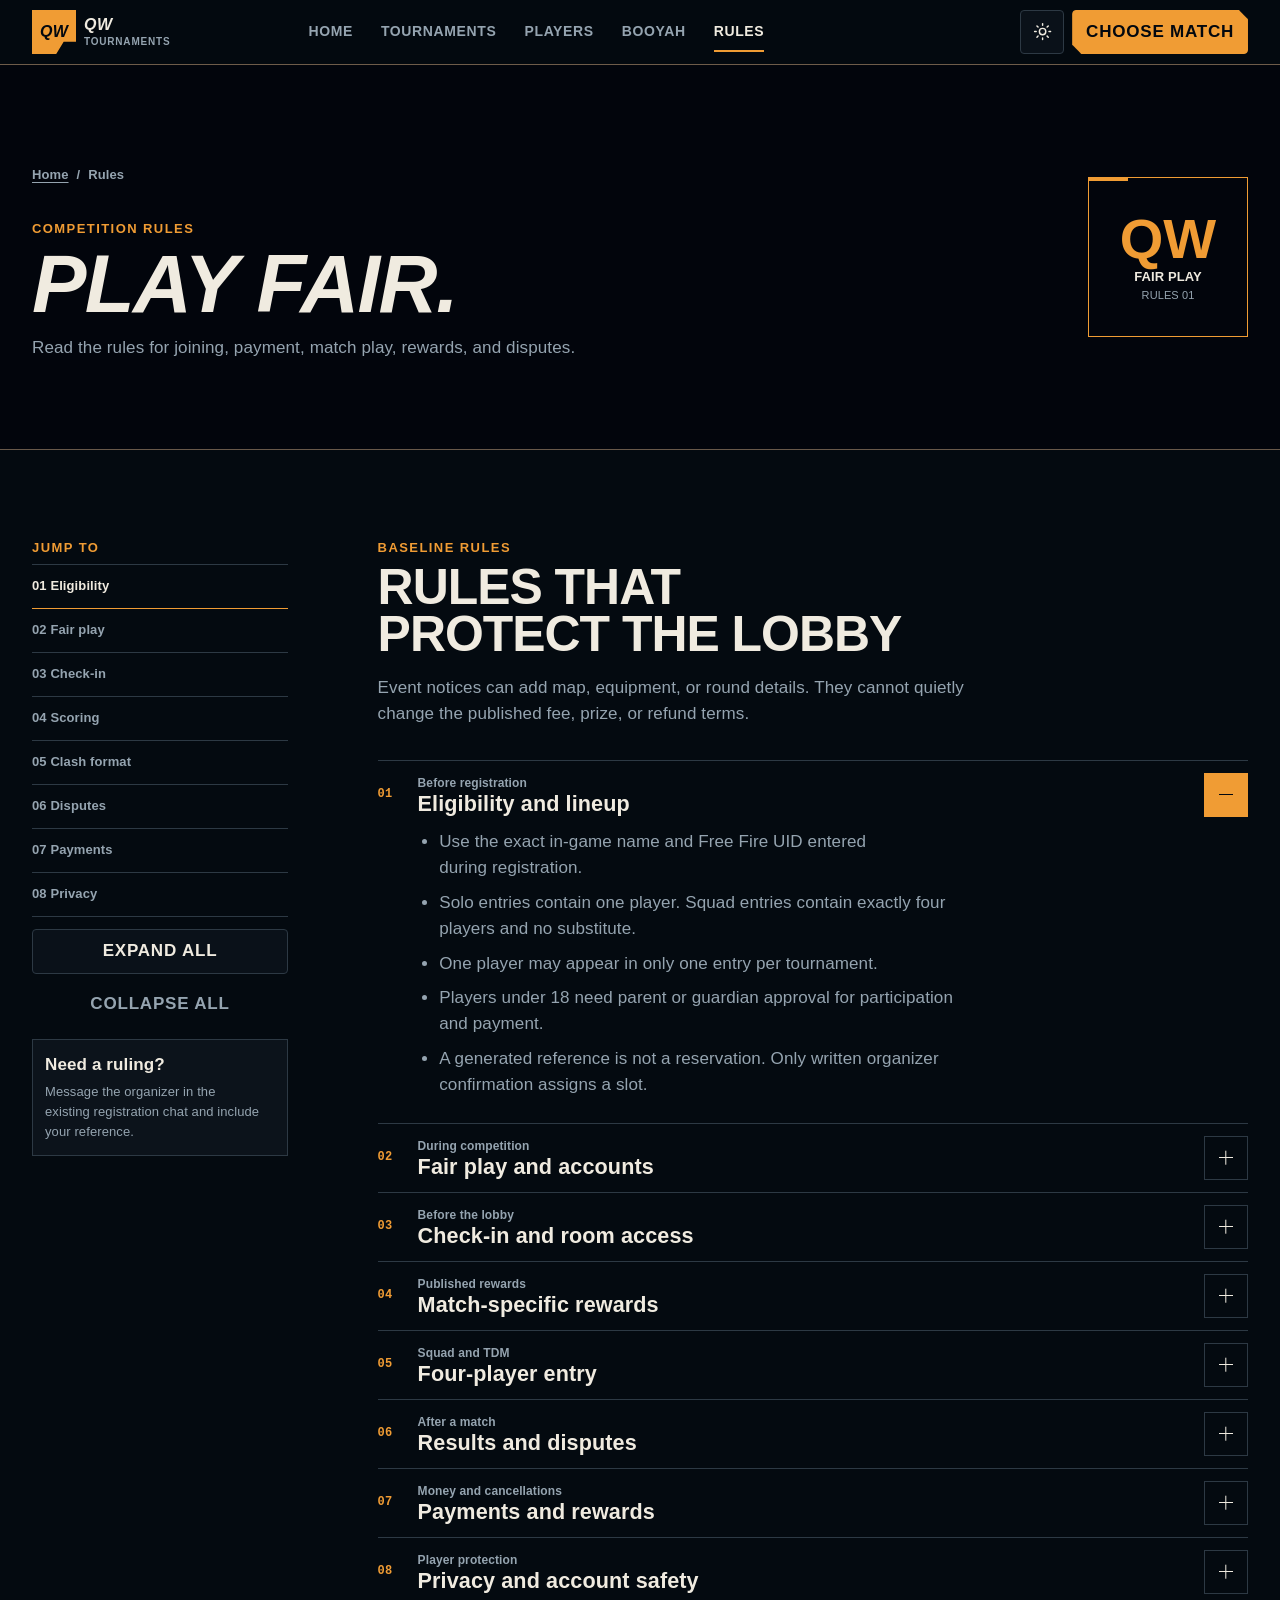
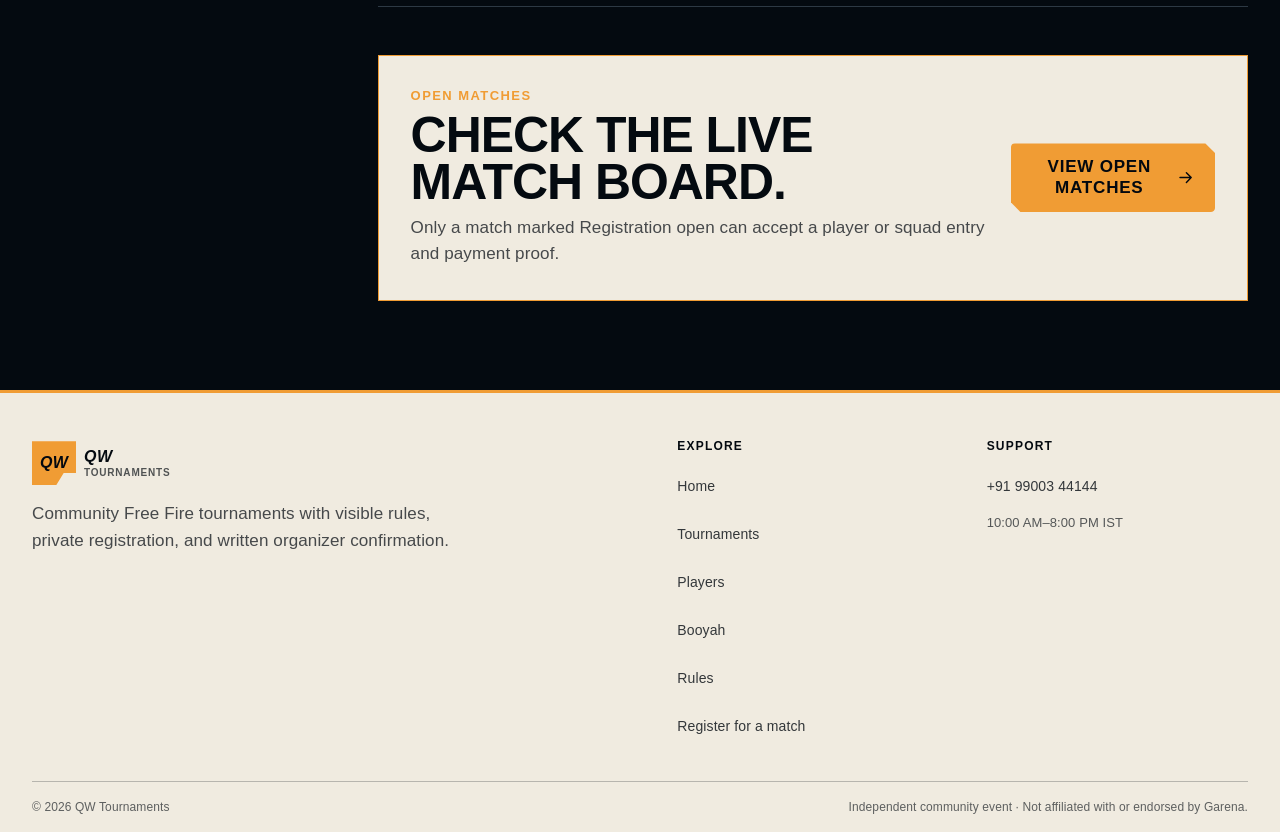
<file: rules.html>
<!doctype html>
<html lang="en">
<head>
  <meta charset="utf-8">
  <meta name="viewport" content="width=device-width, initial-scale=1, viewport-fit=cover">
  <meta name="description" content="Read QW Tournaments eligibility, fair-play, check-in, scoring, dispute, payment, refund, and privacy rules.">
  <meta name="color-scheme" content="dark light">
  <meta name="theme-color" content="#111824" media="(prefers-color-scheme: dark)">
  <meta name="theme-color" content="#f1f3f4" media="(prefers-color-scheme: light)">
  <title>Rules — QW Tournaments</title>
  <link rel="icon" href="assets/favicon.svg" type="image/svg+xml">
  <link rel="stylesheet" href="css/styles.css?v=20261013-squad-results">
  <link rel="stylesheet" href="css/gaming.css?v=20261013-squad-results">
  <link rel="stylesheet" href="css/mobile.css?v=20261013-squad-results">
  <script src="js/theme-init.js"></script>
</head>
<body data-page="rules">
  <div class="reading-progress" aria-hidden="true"></div>
  <a class="skip-link" href="#rulesContent">Skip to tournament rules</a>
  <div id="siteHeader" class="site-header-mount"></div>
  <main id="mainContent">
    <section class="page-intro page-intro--rules"><div class="shell page-intro__layout"><div><nav class="breadcrumb" aria-label="Breadcrumb"><a href="index.html">Home</a><span aria-hidden="true">/</span><span>Rules</span></nav><p class="kicker">Competition rules</p><h1>Play fair.</h1><p>Read the rules for joining, payment, match play, rewards, and disputes.</p></div><div class="rules-seal" aria-hidden="true"><span>QW</span><strong>Fair play</strong><small>Rules 01</small></div></div></section>

    <section class="section rules-page-section"><div class="shell rules-page-layout">
      <aside class="rules-sidebar"><div><p class="kicker">Jump to</p><nav aria-label="Rule categories"><a data-rule-link href="#eligibility">01 Eligibility</a><a data-rule-link href="#fair-play">02 Fair play</a><a data-rule-link href="#check-in">03 Check-in</a><a data-rule-link href="#scoring">04 Scoring</a><a data-rule-link href="#tdm">05 Clash format</a><a data-rule-link href="#disputes">06 Disputes</a><a data-rule-link href="#payments">07 Payments</a><a data-rule-link href="#privacy">08 Privacy</a></nav></div><div class="rules-sidebar__actions"><button class="button button--quiet button--full" id="expandRules" type="button">Expand all</button><button class="button button--text button--full" id="collapseRules" type="button">Collapse all</button></div><div class="rules-help"><strong>Need a ruling?</strong><p>Message the organizer in the existing registration chat and include your reference.</p></div></aside>

      <div class="rules-content" id="rulesContent">
        <div class="rules-content__intro"><p class="kicker">Baseline rules</p><h2>Rules that protect the lobby</h2><p>Event notices can add map, equipment, or round details. They cannot quietly change the published fee, prize, or refund terms.</p></div>
        <section class="rule-section" id="eligibility"><details class="rule-disclosure" open><summary><span>01</span><div><small>Before registration</small><strong>Eligibility and lineup</strong></div><i aria-hidden="true"></i></summary><div class="rule-body"><ul><li>Use the exact in-game name and Free Fire UID entered during registration.</li><li>Solo entries contain one player. Squad entries contain exactly four players and no substitute.</li><li>One player may appear in only one entry per tournament.</li><li>Players under 18 need parent or guardian approval for participation and payment.</li><li>A generated reference is not a reservation. Only written organizer confirmation assigns a slot.</li></ul></div></details></section>
        <section class="rule-section" id="fair-play"><details class="rule-disclosure"><summary><span>02</span><div><small>During competition</small><strong>Fair play and accounts</strong></div><i aria-hidden="true"></i></summary><div class="rule-body"><ul><li>Hacks, scripts, modified clients, macros, teaming, account sharing, and deliberate bug exploitation are prohibited.</li><li>Use only devices and controls allowed by the event notice. Emulators require explicit approval.</li><li>Offensive names, harassment, threats, or abusive messages can result in removal.</li><li>The organizer may request match screenshots or recordings when reviewing credible evidence.</li></ul></div></details></section>
        <section class="rule-section" id="check-in"><details class="rule-disclosure"><summary><span>03</span><div><small>Before the lobby</small><strong>Check-in and room access</strong></div><i aria-hidden="true"></i></summary><div class="rule-body"><ul><li>Choose the lobby displayed by the open match during registration; use the player or team number assigned by the organizer.</li><li>After registration, join the match group and follow the organizer’s instructions for your selected lobby.</li><li>Room ID and password are sent privately to confirmed players or squad captains.</li><li>Do not share room credentials. Leaking them can cancel an entry without refund.</li><li>Use the assigned number and follow the ready instructions posted with the lobby details.</li><li>Individual connection or device failure does not guarantee a restart.</li></ul></div></details></section>
        <section class="rule-section" id="scoring"><details class="rule-disclosure"><summary><span>04</span><div><small>Published rewards</small><strong>Match-specific rewards</strong></div><i aria-hidden="true"></i></summary><div class="rule-body"><p>The reward summary displayed on an open match is authoritative for that match cycle.</p><ul><li>Solo, Squad Battle Royale, and Clash Squad / TDM may use different reward structures.</li><li>Only results accepted through the organizer’s match record and dispute process qualify for payout.</li><li>A previous match’s fee or reward does not automatically apply to a newly scheduled match.</li></ul></div></details></section>
        <section class="rule-section" id="tdm"><details class="rule-disclosure"><summary><span>05</span><div><small>Squad and TDM</small><strong>Four-player entry</strong></div><i aria-hidden="true"></i></summary><div class="rule-body"><ul><li>Squad Battle Royale and Clash Squad / TDM registration opens only when the matching event page says Registration open.</li><li>Each squad entry requires a squad name and exactly four players, with player one as captain.</li><li>No schedule, entry fee, payment request, or reward amount is valid until published on the matching event page.</li></ul></div></details></section>
        <section class="rule-section" id="disputes"><details class="rule-disclosure"><summary><span>06</span><div><small>After a match</small><strong>Results and disputes</strong></div><i aria-hidden="true"></i></summary><div class="rule-body"><ul><li>Report an issue in the existing WhatsApp chat within 15 minutes of the posted result.</li><li>Include the registration reference, match number, and clear screenshot or recording evidence.</li><li>The organizer reviews available evidence consistently and publishes corrections.</li><li>Abusive or repeated unsupported claims may be closed without further review.</li></ul></div></details></section>
        <section class="rule-section" id="payments"><details class="rule-disclosure"><summary><span>07</span><div><small>Money and cancellations</small><strong>Payments and rewards</strong></div><i aria-hidden="true"></i></summary><div class="rule-body"><div class="rule-warning"><strong>A screenshot is not confirmation.</strong><p>The organizer verifies incoming funds in the organizer-controlled account before assigning a number and verifies match results before paying rewards.</p></div><ul><li>Pay only the entry fee displayed on the selected Registration open match.</li><li>A complete submission requires the correct transaction reference and a JPG, PNG, or WebP payment screenshot no larger than 2 MB.</li><li>The registration record is created only after all required fields pass validation and the private screenshot upload succeeds.</li><li>Do not pay while a match says Coming soon, Scheduled, Completed, or Registration closed.</li><li>Pay only by UPI to <strong>9900344144@ybl</strong>, exactly as displayed on the registration page.</li><li>Verify the UPI ID and recipient before authorizing payment; never enter a UPI PIN on this website.</li><li>If QW cancels a match, verified entry payments follow the terms published for that match.</li><li>No-show, late arrival, rule removal, or incorrect submitted details are not normally refundable.</li></ul></div></details></section>
        <section class="rule-section" id="privacy"><details class="rule-disclosure"><summary><span>08</span><div><small>Player protection</small><strong>Privacy and account safety</strong></div><i aria-hidden="true"></i></summary><div class="rule-body"><ul><li>After every required confirmation, the registration page uploads the complete lineup and payment proof to private Supabase storage and records the pending submission.</li><li>Only approved organizers can list private registrations or load payment screenshots.</li><li>After consent and organizer confirmation, the public roster may include only the registration reference, selected lobby, squad name, in-game names, Free Fire UIDs, assigned number, and status.</li><li>The match-group message contains only the reference, tournament, lobby, squad name when applicable, in-game names, and Free Fire UIDs.</li><li>Ages, email addresses, phone numbers, transaction references, payment proof, payment addresses, Supabase identifiers, room credentials, and organizer notes stay private.</li><li>Custom Room details are returned only when the entered private email matches a confirmed registration for that exact current match.</li><li>QW never asks for an OTP, UPI PIN, card PIN, Free Fire password, account password, or identity document.</li></ul></div></details></section>
        <div class="rules-accept"><div><p class="kicker">Open matches</p><h2>Check the live match board.</h2><p>Only a match marked Registration open can accept a player or squad entry and payment proof.</p></div><a class="button button--primary button--large" href="tournaments.html">View open matches <svg class="icon" viewBox="0 0 24 24" aria-hidden="true"><path d="M5 12h14M13 6l6 6-6 6"/></svg></a></div>
      </div>
    </div></section>
  </main>
  <div id="siteFooter"></div>
  <script src="data/config.js?v=20261013-squad-results"></script>
  <script type="module" src="js/pages/rules-page.js?v=20261013-squad-results"></script>
</body>
</html>
</file>
<file: css/styles.css>
/* Structural system: mobile-first layout, controls, and component anatomy. */
:root {
  --shell: 78rem;
  --gutter: clamp(0.75rem, 4vw, 2rem);
  --header-row: 3.75rem;
  --header-stack: 6.25rem;
  --space-1: 0.25rem;
  --space-2: 0.5rem;
  --space-3: 0.75rem;
  --space-4: 1rem;
  --space-5: 1.5rem;
  --space-6: 2rem;
  --space-7: 3rem;
  --space-8: 4rem;
  --space-9: 6rem;
  --radius: 0.25rem;
  --font-sans: Bahnschrift, "Segoe UI Variable", "Segoe UI", Arial, sans-serif;
  --font-display: "Arial Narrow", Bahnschrift, "Segoe UI Variable Display", sans-serif;
  --font-mono: "Cascadia Code", "SFMono-Regular", Consolas, monospace;
}

* {
  box-sizing: border-box;
}

html {
  max-width: 100%;
  min-height: 100%;
  scroll-behavior: smooth;
  scroll-padding-top: calc(var(--header-stack) + 1rem);
}

body {
  min-width: 0;
  min-height: 100svh;
  max-width: 100%;
  margin: 0;
  overflow-x: clip;
  background: var(--background);
  color: var(--foreground);
  font-family: var(--font-sans);
  font-size: clamp(1rem, 0.97rem + 0.12vw, 1.075rem);
  line-height: 1.55;
  text-rendering: optimizeLegibility;
  -webkit-font-smoothing: antialiased;
}

body.drawer-open {
  overflow: hidden;
}

main,
section,
article,
aside,
nav,
div,
form,
fieldset,
figure {
  min-width: 0;
}

[hidden] {
  display: none !important;
}

img,
svg {
  display: block;
  max-width: 100%;
}

img {
  height: auto;
}

button,
input,
select,
textarea {
  font: inherit;
}

button,
a,
summary,
label,
input,
select {
  -webkit-tap-highlight-color: transparent;
}

button,
summary,
select,
input[type="checkbox"],
input[type="radio"] {
  cursor: pointer;
}

button:disabled,
input:disabled,
select:disabled {
  cursor: not-allowed;
}

a {
  color: inherit;
}

h1,
h2,
h3,
p,
figure,
dl,
dd,
ul,
ol,
fieldset,
table {
  margin-top: 0;
}

h1,
h2,
h3 {
  margin-bottom: var(--space-4);
  color: var(--foreground);
  font-family: var(--font-display);
  font-weight: 800;
  letter-spacing: -0.02em;
  line-height: 0.95;
  text-wrap: balance;
}

h1 {
  font-size: clamp(3rem, 2.25rem + 3.7vw, 5.75rem);
}

h2 {
  font-size: clamp(2.125rem, 1.72rem + 1.75vw, 3.5rem);
}

h3 {
  font-size: clamp(1.35rem, 1.22rem + 0.45vw, 1.7rem);
}

p,
li {
  text-wrap: pretty;
}

::selection {
  background: var(--primary);
  color: var(--primary-foreground);
}

:focus-visible {
  outline: 3px solid var(--ring);
  outline-offset: 3px;
}

[tabindex="-1"]:focus {
  outline: 0;
}

.shell {
  width: min(calc(100% - (2 * var(--gutter))), var(--shell));
  margin-inline: auto;
}

.section {
  padding-block: clamp(3rem, 7vw, 6rem);
}

.section--surface {
  border-block: 1px solid var(--border);
  background: var(--muted);
}

.section-heading {
  max-width: 54rem;
  margin-bottom: var(--space-7);
}

.section-heading--split {
  display: grid;
  gap: var(--space-4);
  max-width: none;
}

.section-heading--split h2,
.section-heading--split p {
  margin-bottom: 0;
}

.section-heading--split > p,
.heading-action > p,
.section-lead {
  max-width: 65ch;
  color: var(--muted-foreground);
}

.heading-action {
  display: grid;
  gap: var(--space-3);
  justify-items: start;
}

.kicker,
.eyebrow-label {
  display: block;
  margin-bottom: var(--space-2);
  color: var(--primary);
  font-size: 0.8125rem;
  font-weight: 800;
  letter-spacing: 0.11em;
  line-height: 1.25;
  text-transform: uppercase;
}

.icon {
  width: 1.2rem;
  height: 1.2rem;
  flex: 0 0 auto;
  fill: none;
  stroke: currentColor;
  stroke-width: 1.8;
  stroke-linecap: round;
  stroke-linejoin: round;
}

.visually-hidden {
  position: absolute !important;
  width: 1px !important;
  height: 1px !important;
  margin: -1px !important;
  overflow: hidden !important;
  clip: rect(0 0 0 0) !important;
  white-space: nowrap !important;
  clip-path: inset(50%) !important;
}

.skip-link {
  position: fixed;
  z-index: 1000;
  top: max(0.5rem, env(safe-area-inset-top));
  left: max(0.5rem, env(safe-area-inset-left));
  transform: translateY(-180%);
  border: 2px solid var(--ring);
  background: var(--foreground);
  color: var(--background);
  padding: 0.75rem 1rem;
  font-weight: 800;
  text-decoration: none;
}

.skip-link:focus {
  transform: translateY(0);
}

.button {
  display: inline-flex;
  min-width: 2.75rem;
  min-height: 2.75rem;
  align-items: center;
  justify-content: center;
  gap: var(--space-2);
  border: 1px solid var(--border);
  border-radius: var(--radius);
  background: var(--card);
  color: var(--card-foreground);
  padding: 0.7rem 1rem;
  font-weight: 800;
  line-height: 1.2;
  text-align: center;
  text-decoration: none;
  transition: border-color 120ms ease, background-color 120ms ease, color 120ms ease;
}

.button:hover {
  border-color: var(--ring);
  background: var(--secondary);
}

.button:active {
  background: var(--accent);
}

.button--primary {
  border-color: var(--primary);
  background: var(--primary);
  color: var(--primary-foreground);
}

.button--primary:hover,
.button--primary:active {
  border-color: var(--primary-hover);
  background: var(--primary-hover);
}

.button--quiet {
  background: var(--card);
}

.button--text {
  border-color: transparent;
  background: transparent;
  color: var(--muted-foreground);
}

.button--text:hover {
  border-color: var(--border);
  color: var(--foreground);
}

.button--whatsapp {
  border-color: var(--success);
  background: var(--success);
  color: var(--success-foreground);
}

.button--whatsapp:hover {
  border-color: var(--success-hover);
  background: var(--success-hover);
}

.button--large {
  min-height: 3rem;
  padding: 0.8rem 1.2rem;
}

.button--full {
  width: 100%;
}

.button--disabled,
.button[aria-disabled="true"] {
  border-color: var(--border);
  background: var(--muted);
  color: var(--muted-foreground);
  cursor: not-allowed;
}

.button-row {
  display: flex;
  flex-wrap: wrap;
  gap: var(--space-3);
}

.icon-button {
  display: inline-grid;
  width: 2.75rem;
  height: 2.75rem;
  flex: 0 0 auto;
  place-items: center;
  border: 1px solid var(--border);
  border-radius: var(--radius);
  background: var(--card);
  color: var(--foreground);
  transition: border-color 120ms ease, background-color 120ms ease;
}

.icon-button:hover {
  border-color: var(--ring);
  background: var(--secondary);
}

.text-link {
  min-height: 2.75rem;
  display: inline-flex;
  align-items: center;
  color: var(--foreground);
  font-weight: 800;
  text-decoration-color: var(--primary);
  text-decoration-thickness: 2px;
  text-underline-offset: 0.25rem;
}

.text-link:hover {
  color: var(--primary);
}

.inline-badges {
  display: flex;
  flex-wrap: wrap;
  align-items: center;
  gap: var(--space-2);
  margin-bottom: var(--space-4);
}

.status-badge,
.demo-chip {
  --status-color: var(--muted-foreground);
  display: inline-flex;
  width: fit-content;
  min-height: 1.75rem;
  align-items: center;
  gap: 0.4rem;
  border: 1px solid color-mix(in oklab, var(--status-color) 55%, var(--border));
  background: color-mix(in oklab, var(--status-color) 10%, var(--card));
  color: var(--foreground);
  padding: 0.28rem 0.55rem;
  font-size: 0.75rem;
  font-weight: 800;
  letter-spacing: 0.045em;
  line-height: 1;
  text-transform: uppercase;
}

.status-badge > span,
.status-badge > i {
  width: 0.45rem;
  height: 0.45rem;
  flex: 0 0 auto;
  border-radius: 50%;
  background: var(--status-color);
}

.status-badge--open { --status-color: var(--success); }
.status-badge--closing { --status-color: var(--warning); }
.status-badge--scheduled { --status-color: var(--info); }
.status-badge--closed,
.status-badge--full { --status-color: var(--danger); }
.status-badge--complete { --status-color: var(--info); }
.status-badge--unavailable { --status-color: var(--danger); }

.demo-chip {
  --status-color: var(--primary);
  border-color: var(--primary);
  background: var(--primary);
  color: var(--primary-foreground);
}

/* Shared header and modal navigation */
.site-header-mount {
  position: sticky;
  z-index: 100;
  top: 0;
  min-height: var(--header-row);
}

.demo-ribbon {
  border-bottom: 1px solid var(--border);
  background: var(--warning-surface);
  color: var(--warning-foreground);
}

.demo-ribbon .shell {
  display: flex;
  min-height: 2.5rem;
  align-items: center;
  justify-content: center;
  gap: var(--space-2);
  padding-block: var(--space-1);
  font-size: 0.8125rem;
  line-height: 1.25;
  text-align: center;
}

.demo-ribbon strong {
  flex: 0 0 auto;
  letter-spacing: 0.06em;
  text-transform: uppercase;
}

.status-dot {
  width: 0.5rem;
  height: 0.5rem;
  flex: 0 0 auto;
  border-radius: 50%;
  background: currentColor;
}

.app-header {
  border-bottom: 1px solid var(--border);
  background: color-mix(in oklab, var(--background) 96%, transparent);
  backdrop-filter: blur(10px);
}

.app-header__inner {
  display: flex;
  min-height: var(--header-row);
  align-items: center;
  gap: var(--space-2);
  padding-left: env(safe-area-inset-left);
  padding-right: env(safe-area-inset-right);
}

.wordmark {
  display: inline-flex;
  min-height: 2.75rem;
  flex: 0 1 auto;
  align-items: center;
  gap: var(--space-2);
  color: var(--foreground);
  text-decoration: none;
}

.wordmark__symbol {
  display: grid;
  width: 2.75rem;
  height: 2.75rem;
  flex: 0 0 auto;
  place-items: center;
  background: var(--primary);
  color: var(--primary-foreground);
  font-family: var(--font-display);
  font-size: 1rem;
  font-weight: 900;
}

.wordmark__text {
  display: grid;
  line-height: 1;
}

.wordmark__text strong {
  font-family: var(--font-display);
  font-size: 1rem;
}

.wordmark__text small {
  margin-top: 0.2rem;
  color: var(--muted-foreground);
  font-size: 0.625rem;
  font-weight: 800;
  letter-spacing: 0.08em;
  text-transform: uppercase;
}

.desktop-nav {
  display: none;
}

.app-header__actions {
  display: flex;
  align-items: center;
  gap: var(--space-2);
  margin-left: auto;
}

.app-header__actions > [data-theme-toggle] {
  display: none;
}

.header-register {
  min-height: 2.75rem;
  padding-inline: 0.8rem;
}

.header-register__long {
  display: none;
}

.nav-open {
  display: inline-grid;
}

.nav-drawer {
  width: 100%;
  max-width: none;
  height: 100%;
  max-height: none;
  margin: 0;
  border: 0;
  background: transparent;
  padding: 0;
  color: var(--foreground);
}

.nav-drawer::backdrop {
  background: color-mix(in oklab, var(--foreground) 48%, transparent);
}

.nav-drawer__panel {
  display: flex;
  width: min(92vw, 24rem);
  height: 100dvh;
  max-height: 100dvh;
  flex-direction: column;
  margin-left: auto;
  overflow-y: auto;
  border-left: 1px solid var(--border);
  background: var(--background);
  padding: max(1rem, env(safe-area-inset-top)) max(1rem, env(safe-area-inset-right)) max(1rem, env(safe-area-inset-bottom)) 1rem;
  box-shadow: var(--overlay-shadow);
  overscroll-behavior: contain;
}

.nav-drawer__header {
  display: flex;
  align-items: flex-start;
  justify-content: space-between;
  gap: var(--space-4);
  border-bottom: 1px solid var(--border);
  padding-bottom: var(--space-4);
}

.nav-drawer__header .kicker {
  margin-bottom: var(--space-1);
}

.nav-drawer__header h2 {
  margin: 0;
  font-size: 2rem;
}

.drawer-nav {
  display: grid;
  margin-top: var(--space-4);
}

.drawer-nav__link {
  display: flex;
  min-height: 3.5rem;
  align-items: center;
  justify-content: space-between;
  border-bottom: 1px solid var(--border);
  color: var(--muted-foreground);
  font-size: 1.25rem;
  font-weight: 800;
  text-decoration: none;
}

.drawer-nav__link::after {
  color: var(--primary);
  content: "→";
}

.drawer-nav__link[aria-current="page"] {
  color: var(--foreground);
}

.nav-drawer__footer {
  display: grid;
  gap: var(--space-3);
  margin-top: auto;
  padding-top: var(--space-6);
}

.drawer-theme-row {
  display: flex;
  min-height: 2.75rem;
  align-items: center;
  justify-content: space-between;
  gap: var(--space-4);
  border-top: 1px solid var(--border);
  padding-top: var(--space-4);
  color: var(--muted-foreground);
  font-size: 0.875rem;
  font-weight: 700;
}

.noscript-bar {
  border-bottom: 1px solid var(--danger);
  background: var(--danger-surface);
  color: var(--foreground);
  padding: var(--space-3) var(--gutter);
  text-align: center;
}

/* Home */
.home-hero {
  position: relative;
  isolation: isolate;
  overflow: hidden;
  border-bottom: 1px solid var(--border);
  background: var(--background);
}

.home-hero__noise,
.battle-stripes,
.page-intro__mesh,
.event-hero__mesh,
.registration-page__mesh,
.feature-event__grid,
.event-card__grid,
.feature-event__crosshair,
.battle-poster__scan,
.battle-poster__glitch,
.event-poster__scan {
  display: none;
}

.home-hero__layout {
  display: grid;
  gap: var(--space-6);
  padding-block: var(--space-7);
}

.home-hero__copy {
  align-self: center;
}

.hero-label {
  display: flex;
  align-items: center;
  gap: var(--space-2);
  margin-bottom: var(--space-4);
  color: var(--primary);
  font-size: 0.8125rem;
  font-weight: 800;
  letter-spacing: 0.09em;
  text-transform: uppercase;
}

.hero-label > span {
  width: 1.5rem;
  height: 2px;
  background: var(--primary);
}

.home-hero h1 {
  max-width: 12ch;
  margin-bottom: var(--space-4);
  font-size: clamp(3.75rem, 2.8rem + 5vw, 7rem);
  text-transform: uppercase;
}

.home-hero h1 em {
  color: var(--primary);
  font-style: normal;
}

.home-hero__copy > p {
  max-width: 39rem;
  margin-bottom: var(--space-5);
  color: var(--muted-foreground);
  font-size: clamp(1.05rem, 0.98rem + 0.3vw, 1.2rem);
}

.hero-proof {
  display: flex;
  flex-wrap: wrap;
  gap: var(--space-2) var(--space-4);
  margin-top: var(--space-5);
  color: var(--muted-foreground);
  font-size: 0.8125rem;
  font-weight: 700;
}

.hero-proof span {
  display: inline-flex;
  min-height: 1.75rem;
  align-items: center;
  gap: 0.35rem;
}

.hero-proof .icon {
  color: var(--success);
}

.battle-poster {
  position: relative;
  width: 100%;
  aspect-ratio: 4 / 3;
  margin: 0;
  overflow: hidden;
  border: 1px solid var(--border);
  background: var(--card);
}

.battle-poster__image {
  width: 100%;
  height: 100%;
  object-fit: cover;
}

.battle-poster__corner {
  position: absolute;
  width: 3rem;
  height: 3rem;
  border-color: var(--primary);
  border-style: solid;
  pointer-events: none;
}

.battle-poster__corner--one {
  top: var(--space-3);
  left: var(--space-3);
  border-width: 2px 0 0 2px;
}

.battle-poster__corner--two {
  right: var(--space-3);
  bottom: var(--space-3);
  border-width: 0 2px 2px 0;
}

.battle-poster figcaption {
  position: absolute;
  right: 0;
  bottom: 0;
  left: 0;
  display: grid;
  grid-template-columns: minmax(0, 1fr) auto;
  align-items: end;
  gap: var(--space-1) var(--space-3);
  background: color-mix(in oklab, var(--background) 88%, transparent);
  padding: var(--space-3);
}

.battle-poster figcaption span {
  display: flex;
  align-items: center;
  gap: var(--space-2);
  font-size: 0.75rem;
  font-weight: 800;
}

.battle-poster figcaption span i {
  width: 0.45rem;
  height: 0.45rem;
  border-radius: 50%;
  background: var(--success);
}

.battle-poster figcaption strong {
  grid-row: span 2;
  color: var(--primary);
  font-size: 0.875rem;
}

.battle-poster figcaption small {
  color: var(--muted-foreground);
  font-size: 0.6875rem;
}

.home-hero__foot {
  display: none;
}

.signal-strip {
  border-bottom: 1px solid var(--border);
  background: var(--card);
}

.signal-strip__grid {
  display: grid;
  grid-template-columns: repeat(2, minmax(0, 1fr));
}

.signal-strip__grid > div {
  display: grid;
  min-height: 6.75rem;
  align-content: center;
  border-right: 1px solid var(--border);
  border-bottom: 1px solid var(--border);
  padding: var(--space-4);
}

.signal-strip__grid > div:nth-child(even) {
  border-right: 0;
}

.signal-strip__grid > div:nth-last-child(-n + 2) {
  border-bottom: 0;
}

.signal-strip__grid span {
  color: var(--muted-foreground);
  font-size: 0.75rem;
  font-weight: 800;
  letter-spacing: 0.06em;
  text-transform: uppercase;
}

.signal-strip__grid strong {
  font-family: var(--font-display);
  font-size: 2rem;
  font-variant-numeric: tabular-nums;
  line-height: 1.1;
}

.signal-strip__grid small {
  color: var(--muted-foreground);
  font-size: 0.75rem;
}

.signal-strip__message {
  grid-column: 1 / -1;
  border-right: 0 !important;
}

.signal-strip__message p {
  margin: var(--space-1) 0 0;
  font-size: 0.875rem;
  font-weight: 700;
  line-height: 1.35;
}

.feature-event {
  display: grid;
  overflow: hidden;
  border: 1px solid var(--border);
  background: var(--card);
}

.feature-event__content {
  padding: clamp(1.25rem, 4vw, 2.5rem);
}

.feature-event__content h2 {
  font-size: clamp(2.4rem, 1.95rem + 2vw, 4rem);
}

.feature-event__lead {
  max-width: 50ch;
  color: var(--muted-foreground);
}

.feature-event__facts {
  display: grid;
  grid-template-columns: repeat(2, minmax(0, 1fr));
  margin: var(--space-5) 0;
  border-block: 1px solid var(--border);
}

.feature-event__facts div {
  min-width: 0;
  padding: var(--space-3);
  border-right: 1px solid var(--border);
}

.feature-event__facts div:first-child {
  grid-column: 1 / -1;
  border-right: 0;
  border-bottom: 1px solid var(--border);
}

.feature-event__facts div:last-child {
  border-right: 0;
}

.feature-event__facts dt,
.event-card__facts dt,
.event-fact-bar dt,
.selection-card dt {
  margin-bottom: var(--space-1);
  color: var(--muted-foreground);
  font-size: 0.75rem;
  font-weight: 800;
  letter-spacing: 0.05em;
  text-transform: uppercase;
}

.feature-event__facts dd,
.event-card__facts dd,
.event-fact-bar dd,
.selection-card dd {
  margin: 0;
  overflow-wrap: anywhere;
  color: var(--foreground);
  font-weight: 800;
  line-height: 1.3;
}

.feature-event__visual {
  position: relative;
  min-height: 15rem;
  overflow: hidden;
  border-top: 1px solid var(--border);
  background: var(--muted);
}

.feature-event__visual > img {
  width: 100%;
  height: 100%;
  min-height: 15rem;
  aspect-ratio: 16 / 9;
  object-fit: cover;
}

.feature-event__shade,
.event-card__shade,
.event-poster__shade {
  position: absolute;
  inset: 0;
  background: linear-gradient(0deg, color-mix(in oklab, var(--background) 72%, transparent), transparent 55%);
  pointer-events: none;
}

.feature-event__mark {
  position: absolute;
  right: var(--space-4);
  bottom: 2.6rem;
  color: color-mix(in oklab, white 75%, transparent);
  font-family: var(--font-display);
  font-size: clamp(3rem, 10vw, 6rem);
  font-weight: 900;
  line-height: 1;
}

.feature-event__hit {
  position: absolute;
  inset: 0;
}

.feature-event__caption {
  position: absolute;
  right: var(--space-4);
  bottom: var(--space-3);
  left: var(--space-4);
  display: flex;
  justify-content: space-between;
  gap: var(--space-3);
  color: white;
  font-size: 0.75rem;
  text-transform: uppercase;
}

.media-credit {
  position: relative;
  z-index: 3;
  display: inline-flex;
  min-height: 2.75rem;
  align-items: center;
  color: var(--muted-foreground);
  font-size: 0.75rem;
  font-weight: 700;
  text-underline-offset: 0.2rem;
}

.media-credit--image {
  position: absolute;
  z-index: 5;
  top: var(--space-3);
  right: var(--space-3);
  min-height: 2rem;
  border: 1px solid color-mix(in oklab, white 40%, transparent);
  background: color-mix(in oklab, black 70%, transparent);
  color: white;
  padding: 0.3rem 0.5rem;
}

.event-grid {
  display: grid;
  grid-template-columns: 1fr;
  gap: var(--space-4);
}

#homeEventGrid {
  display: flex;
  gap: var(--space-3);
  margin-right: calc(-1 * var(--gutter));
  overflow-x: auto;
  padding: 0.15rem var(--gutter) var(--space-3) 0;
  scroll-snap-type: x proximity;
  scrollbar-color: var(--primary) var(--muted);
  scrollbar-width: thin;
}

#homeEventGrid .event-card {
  width: min(86vw, 21rem);
  flex: 0 0 min(86vw, 21rem);
  scroll-snap-align: start;
}

.event-card {
  display: flex;
  min-width: 0;
  flex-direction: column;
  overflow: hidden;
  border: 1px solid var(--border);
  background: var(--card);
  transition: border-color 120ms ease;
}

.event-card:hover,
.event-card:focus-within {
  border-color: var(--ring);
}

.event-card--featured {
  border-top: 3px solid var(--primary);
}

.event-card__art {
  position: relative;
  display: block;
  aspect-ratio: 16 / 9;
  overflow: hidden;
  border-bottom: 1px solid var(--border);
  background: var(--muted);
  color: white;
  text-decoration: none;
}

.event-card__image {
  width: 100%;
  height: 100%;
  object-fit: cover;
  transition: filter 120ms ease;
}

.event-card:hover .event-card__image {
  filter: saturate(0.85) contrast(1.05);
}

.event-card__mark {
  position: absolute;
  right: var(--space-3);
  bottom: var(--space-2);
  color: color-mix(in oklab, white 78%, transparent);
  font-family: var(--font-display);
  font-size: clamp(2.8rem, 15vw, 4.5rem);
  font-weight: 900;
  line-height: 1;
}

.event-card__topline {
  position: absolute;
  z-index: 2;
  top: var(--space-3);
  left: var(--space-3);
  display: flex;
  flex-wrap: wrap;
  gap: var(--space-2);
}

.event-card__code {
  position: absolute;
  z-index: 2;
  top: var(--space-3);
  right: var(--space-3);
  color: white;
  font-family: var(--font-mono);
  font-size: 0.75rem;
  font-weight: 800;
  letter-spacing: 0.06em;
}

.event-card__body {
  display: flex;
  flex: 1;
  flex-direction: column;
  padding: var(--space-4);
}

.event-card__body > .media-credit {
  min-height: auto;
  margin-bottom: var(--space-3);
  font-size: 0.6875rem;
}

.event-card__format {
  margin-bottom: var(--space-1);
  color: var(--primary);
  font-size: 0.8125rem;
  font-weight: 800;
}

.event-card h3 {
  margin-bottom: var(--space-2);
  font-size: 1.8rem;
  line-height: 1;
}

.event-card h3 a {
  text-decoration: none;
}

.event-card__tagline {
  margin-bottom: var(--space-4);
  color: var(--muted-foreground);
  font-size: 0.925rem;
}

.event-card__facts {
  display: grid;
  grid-template-columns: repeat(2, minmax(0, 1fr));
  gap: var(--space-3);
  margin-bottom: var(--space-4);
}

.event-card__facts dt {
  display: flex;
  align-items: center;
  gap: 0.3rem;
}

.event-card__facts .icon {
  width: 0.9rem;
  height: 0.9rem;
}

.event-card__facts dd {
  font-size: 0.875rem;
}

.capacity-meter {
  height: 0.4rem;
  overflow: hidden;
  border: 0;
  background: var(--secondary);
}

.capacity-meter > span {
  display: block;
  height: 100%;
  background: var(--primary);
}

.event-card__actions {
  display: grid;
  grid-template-columns: minmax(0, 1fr) auto;
  align-items: center;
  gap: var(--space-2);
  margin-top: auto;
  padding-top: var(--space-4);
}

.process-layout {
  display: grid;
  gap: var(--space-7);
}

.process-intro > p:not(.kicker) {
  max-width: 55ch;
  color: var(--muted-foreground);
}

.process-steps {
  margin: 0;
  padding: 0;
  list-style: none;
}

.process-steps li {
  display: grid;
  grid-template-columns: 2.75rem minmax(0, 1fr);
  gap: var(--space-3);
  border-top: 1px solid var(--border);
  padding: var(--space-5) 0;
}

.process-steps li:last-child {
  border-bottom: 1px solid var(--border);
}

.process-steps li > span {
  color: var(--primary);
  font-family: var(--font-mono);
  font-size: 0.8125rem;
  font-weight: 800;
}

.process-steps small {
  display: block;
  margin-bottom: var(--space-1);
  color: var(--muted-foreground);
  font-size: 0.75rem;
  font-weight: 800;
  text-transform: uppercase;
}

.process-steps h3 {
  margin-bottom: var(--space-2);
  font-size: 1.75rem;
}

.process-steps p {
  max-width: 55ch;
  margin-bottom: 0;
  color: var(--muted-foreground);
}

.trust-cta {
  padding-top: 0;
}

.trust-cta__panel {
  display: grid;
  gap: var(--space-4);
  border: 1px solid var(--primary);
  background: var(--foreground);
  color: var(--background);
  padding: clamp(1.25rem, 4vw, 2.5rem);
}

.trust-cta__panel h2 {
  margin-bottom: var(--space-2);
  color: var(--background);
  font-size: clamp(2rem, 1.65rem + 1.5vw, 3rem);
}

.trust-cta__panel p:not(.kicker) {
  max-width: 60ch;
  margin-bottom: 0;
  color: color-mix(in oklab, var(--background) 72%, transparent);
}

.trust-cta__icon {
  display: grid;
  width: 3.25rem;
  height: 3.25rem;
  place-items: center;
  border: 1px solid color-mix(in oklab, var(--background) 40%, transparent);
  color: var(--primary);
}

.trust-cta__icon .icon {
  width: 1.6rem;
  height: 1.6rem;
}

/* Shared route intro */
.page-intro {
  position: relative;
  overflow: hidden;
  border-bottom: 1px solid var(--border);
  background: var(--hero-surface);
}

.page-intro__layout {
  display: grid;
  gap: var(--space-6);
  padding-block: clamp(2.5rem, 7vw, 5.5rem);
}

.page-intro__layout > div:first-child {
  max-width: 58rem;
}

.page-intro h1 {
  margin-bottom: var(--space-3);
  font-size: clamp(3rem, 2.3rem + 3.5vw, 5.5rem);
  text-transform: uppercase;
}

.page-intro__layout > div:first-child > p:last-child {
  max-width: 62ch;
  margin-bottom: 0;
  color: var(--muted-foreground);
}

.breadcrumb {
  display: flex;
  flex-wrap: wrap;
  align-items: center;
  gap: var(--space-2);
  margin-bottom: var(--space-5);
  color: var(--muted-foreground);
  font-size: 0.8125rem;
  font-weight: 700;
}

.breadcrumb a {
  min-height: 2.75rem;
  display: inline-flex;
  align-items: center;
  text-underline-offset: 0.2rem;
}

.page-intro__index,
.roster-orbit,
.rules-seal {
  display: none;
}

/* Catalog and form primitives */
.catalog-layout {
  display: grid;
  gap: var(--space-6);
}

.catalog-controls {
  border: 1px solid var(--border);
  background: var(--card);
  padding: var(--space-4);
}

.catalog-controls__heading {
  display: flex;
  align-items: flex-end;
  justify-content: space-between;
  gap: var(--space-4);
  margin-bottom: var(--space-4);
  border-bottom: 1px solid var(--border);
  padding-bottom: var(--space-3);
}

.catalog-controls__heading .kicker {
  margin-bottom: var(--space-1);
}

.catalog-controls__heading h2 {
  margin: 0;
  font-size: 1.8rem;
}

.catalog-controls__heading > span {
  color: var(--muted-foreground);
  font-size: 0.8125rem;
  text-align: right;
}

.field {
  min-width: 0;
  margin-bottom: var(--space-4);
}

.field label,
.segment-field legend,
.match-picker-fieldset > legend {
  display: block;
  margin-bottom: var(--space-2);
  color: var(--foreground);
  font-size: 0.875rem;
  font-weight: 800;
}

.field label span,
.match-picker-fieldset > legend span {
  color: var(--danger);
}

.field > small {
  display: block;
  margin-top: var(--space-1);
  color: var(--muted-foreground);
  font-size: 0.8125rem;
}

input,
select,
textarea {
  width: 100%;
  min-height: 2.75rem;
  border: 1px solid var(--input);
  border-radius: var(--radius);
  background: var(--field);
  color: var(--foreground);
  padding: 0.65rem 0.75rem;
  font-size: 1rem;
  transition: border-color 120ms ease, background-color 120ms ease;
}

input::placeholder,
textarea::placeholder {
  color: color-mix(in oklab, var(--muted-foreground) 78%, transparent);
}

input:hover,
select:hover,
textarea:hover {
  border-color: var(--ring);
}

input:focus,
select:focus,
textarea:focus {
  border-color: var(--ring);
  outline: 0;
  box-shadow: 0 0 0 3px color-mix(in oklab, var(--ring) 24%, transparent);
}

input[aria-invalid="true"],
select[aria-invalid="true"],
textarea[aria-invalid="true"] {
  border-color: var(--danger);
  background: var(--danger-surface);
}

input:disabled,
select:disabled {
  opacity: 0.7;
}

.input-icon {
  position: relative;
}

.input-icon .icon {
  position: absolute;
  z-index: 1;
  top: 50%;
  left: 0.8rem;
  transform: translateY(-50%);
  color: var(--muted-foreground);
  pointer-events: none;
}

.input-icon input {
  padding-left: 2.6rem;
}

.segment-field {
  margin: 0 0 var(--space-4);
  border: 0;
  padding: 0;
}

.segments {
  display: grid;
  grid-template-columns: repeat(2, minmax(0, 1fr));
  gap: var(--space-2);
}

.segments label {
  display: grid;
  min-height: 2.75rem;
  place-items: center;
  border: 1px solid var(--border);
  background: var(--field);
  color: var(--muted-foreground);
  padding: var(--space-2);
  font-size: 0.8125rem;
  font-weight: 800;
  text-align: center;
}

.segments label:hover {
  border-color: var(--ring);
  color: var(--foreground);
}

.segments input:checked + label {
  border-color: var(--primary);
  background: var(--primary);
  color: var(--primary-foreground);
}

.segments input:focus-visible + label,
.match-picker__input:focus-visible + .match-pick {
  outline: 3px solid var(--ring);
  outline-offset: 3px;
}

.control-note {
  display: flex;
  align-items: flex-start;
  gap: var(--space-3);
  margin-top: var(--space-5);
  border: 1px solid var(--border);
  background: var(--muted);
  padding: var(--space-3);
}

.control-note .icon {
  margin-top: 0.15rem;
  color: var(--info);
}

.control-note p {
  margin: 0;
  color: var(--muted-foreground);
  font-size: 0.8125rem;
}

.control-note strong {
  color: var(--foreground);
}

.catalog-main__heading {
  display: flex;
  flex-wrap: wrap;
  align-items: end;
  justify-content: space-between;
  gap: var(--space-4);
  margin-bottom: var(--space-5);
}

.catalog-main__heading .kicker {
  margin-bottom: var(--space-1);
}

.catalog-main__heading h2 {
  margin: 0;
}

.empty-state {
  display: grid;
  min-height: 18rem;
  grid-column: 1 / -1;
  place-items: center;
  align-content: center;
  border: 1px dashed var(--border);
  background: var(--card);
  padding: var(--space-6);
  text-align: center;
}

.empty-state__mark {
  color: var(--primary);
  font-family: var(--font-display);
  font-size: 4rem;
  font-weight: 900;
  line-height: 1;
}

.empty-state__icon {
  display: grid;
  width: 3.25rem;
  height: 3.25rem;
  place-items: center;
  margin-bottom: var(--space-4);
  border: 1px solid var(--primary);
  color: var(--primary);
}

.empty-state h2 {
  margin-bottom: var(--space-2);
  font-size: 2rem;
}

.empty-state p {
  max-width: 50ch;
  color: var(--muted-foreground);
}

.board-cta,
.event-final-cta {
  border-top: 1px solid var(--border);
  background: var(--foreground);
  color: var(--background);
}

.board-cta__inner,
.event-final-cta__inner {
  display: flex;
  flex-direction: column;
  align-items: flex-start;
  gap: var(--space-5);
}

.board-cta h2,
.event-final-cta h2 {
  margin: 0;
  color: var(--background);
}

/* Event detail */
.event-hero {
  position: relative;
  overflow: hidden;
  border-bottom: 1px solid var(--border);
  background: var(--hero-surface);
}

.event-hero .breadcrumb {
  margin-bottom: 0;
  padding-top: var(--space-4);
}

.event-hero__layout {
  display: grid;
  gap: var(--space-6);
  padding: var(--space-5) 0 var(--space-7);
}

.event-hero__copy {
  max-width: 58rem;
}

.event-hero__copy h1 {
  margin-bottom: var(--space-3);
  font-size: clamp(3rem, 2.25rem + 3.6vw, 5.75rem);
  text-transform: uppercase;
}

.event-hero__copy > p:not(.kicker) {
  max-width: 60ch;
  margin-bottom: var(--space-5);
  color: var(--muted-foreground);
}

.event-poster {
  position: relative;
  width: 100%;
  aspect-ratio: 16 / 9;
  margin: 0;
  overflow: hidden;
  border: 1px solid var(--border);
  background: var(--muted);
}

.event-poster > img {
  width: 100%;
  height: 100%;
  object-fit: cover;
}

.event-poster__code {
  position: absolute;
  right: var(--space-4);
  bottom: 2.5rem;
  color: color-mix(in oklab, white 78%, transparent);
  font-family: var(--font-display);
  font-size: clamp(3rem, 12vw, 5.5rem);
  font-weight: 900;
  line-height: 1;
}

.event-poster figcaption {
  position: absolute;
  right: 0;
  bottom: 0;
  left: 0;
  display: flex;
  min-height: 2.75rem;
  align-items: center;
  gap: var(--space-2);
  background: color-mix(in oklab, black 74%, transparent);
  color: white;
  padding: var(--space-2) var(--space-3);
  font-size: 0.75rem;
}

.event-poster figcaption > span {
  color: var(--primary);
  font-family: var(--font-mono);
}

.event-poster figcaption > a {
  min-height: 2.75rem;
  display: inline-flex;
  align-items: center;
  margin-left: auto;
  text-underline-offset: 0.2rem;
}

.event-fact-bar {
  display: grid;
  grid-template-columns: repeat(2, minmax(0, 1fr));
  margin: 0;
  border: 1px solid var(--border);
  border-bottom: 0;
  background: var(--card);
}

.event-fact-bar > div {
  min-width: 0;
  border-right: 1px solid var(--border);
  border-bottom: 1px solid var(--border);
  padding: var(--space-3);
}

.event-fact-bar > div:first-child {
  grid-column: 1 / -1;
  border-right: 0;
}

.event-fact-bar > div:nth-child(odd):not(:first-child) {
  border-right: 0;
}

.event-fact-bar > div:last-child {
  grid-column: 1 / -1;
  border-right: 0;
}

.event-fact-bar dd {
  font-size: 0.875rem;
}

.event-local-nav {
  position: sticky;
  z-index: 40;
  top: var(--header-stack);
  border-bottom: 1px solid var(--border);
  background: color-mix(in oklab, var(--background) 96%, transparent);
  backdrop-filter: blur(8px);
}

.event-local-nav .shell {
  display: flex;
  gap: var(--space-2);
  overflow-x: auto;
  padding-block: var(--space-2);
  scrollbar-color: var(--primary) var(--muted);
  scrollbar-width: thin;
}

.event-local-nav a {
  display: inline-flex;
  min-height: 2.75rem;
  flex: 0 0 auto;
  align-items: center;
  border: 1px solid var(--border);
  color: var(--muted-foreground);
  padding: 0.55rem 0.8rem;
  font-size: 0.8125rem;
  font-weight: 800;
  text-decoration: none;
}

.event-local-nav a:hover,
.event-local-nav a:focus-visible {
  border-color: var(--ring);
  color: var(--foreground);
}

.event-overview {
  display: grid;
  gap: var(--space-6);
}

.event-status-panel {
  border: 1px solid var(--border);
  background: var(--card);
  padding: clamp(1.25rem, 4vw, 2rem);
}

.event-status-panel__top {
  display: flex;
  align-items: flex-start;
  justify-content: space-between;
  gap: var(--space-4);
  margin-bottom: var(--space-3);
}

.event-status-panel__top h3 {
  margin: var(--space-3) 0 0;
  font-size: 1.8rem;
}

.event-status-panel__index {
  color: color-mix(in oklab, var(--muted-foreground) 28%, transparent);
  font-family: var(--font-display);
  font-size: 3.5rem;
  font-weight: 900;
  line-height: 0.85;
}

.event-status-panel > p {
  color: var(--muted-foreground);
}

.capacity-block {
  margin: var(--space-5) 0;
  border-block: 1px solid var(--border);
  padding-block: var(--space-4);
}

.capacity-block > div:first-child {
  display: flex;
  flex-wrap: wrap;
  justify-content: space-between;
  gap: var(--space-2);
  margin-bottom: var(--space-2);
  font-size: 0.875rem;
}

.capacity-block span {
  color: var(--muted-foreground);
}

.capacity-meter--large {
  height: 0.5rem;
}

.mini-checks {
  display: grid;
  gap: var(--space-2);
  margin: 0;
  padding: 0;
  list-style: none;
  font-size: 0.875rem;
  font-weight: 700;
}

.mini-checks li {
  display: flex;
  align-items: flex-start;
  gap: var(--space-2);
}

.mini-checks .icon {
  margin-top: 0.15rem;
  color: var(--success);
}

.event-info-grid {
  display: grid;
  gap: 0;
  border-top: 1px solid var(--border);
}

.event-info-grid article {
  border-bottom: 1px solid var(--border);
  padding-block: var(--space-4);
}

.info-icon {
  display: grid;
  width: 2.75rem;
  height: 2.75rem;
  place-items: center;
  margin-bottom: var(--space-3);
  border: 1px solid var(--border);
  color: var(--primary);
}

.event-info-grid small {
  display: block;
  margin-bottom: var(--space-1);
  color: var(--muted-foreground);
  font-size: 0.75rem;
  font-weight: 800;
  text-transform: uppercase;
}

.event-info-grid strong {
  display: block;
}

.event-info-grid p {
  margin: var(--space-1) 0 0;
  color: var(--muted-foreground);
  font-size: 0.875rem;
}

.prize-podium {
  display: grid;
  border-top: 1px solid var(--border);
}

.prize-place {
  display: grid;
  grid-template-columns: minmax(4rem, 0.5fr) 2.75rem minmax(0, 1fr);
  min-height: 5.5rem;
  align-items: center;
  gap: var(--space-4);
  border-bottom: 1px solid var(--border);
  padding: var(--space-4);
}

.prize-place--1 {
  background: var(--accent);
}

.prize-place > span {
  color: var(--muted-foreground);
  font-size: 0.8125rem;
  font-weight: 800;
  text-transform: uppercase;
}

.prize-place__icon {
  width: 1.7rem;
  height: 1.7rem;
  color: var(--primary);
  fill: none;
  stroke: currentColor;
  stroke-width: 1.5;
}

.prize-place strong {
  justify-self: end;
  font-family: var(--font-display);
  font-size: 2rem;
}

.detail-columns {
  display: grid;
  gap: var(--space-7);
}

.timeline {
  position: relative;
  margin: 0;
  padding: 0;
  list-style: none;
}

.timeline li {
  display: grid;
  grid-template-columns: 2.75rem minmax(0, 1fr);
  gap: var(--space-3);
  border-top: 1px solid var(--border);
  padding: var(--space-4) 0;
}

.timeline li:last-child {
  border-bottom: 1px solid var(--border);
}

.timeline li > span {
  display: grid;
  width: 2.75rem;
  height: 2.75rem;
  place-items: center;
  border: 1px solid var(--border);
  background: var(--card);
  color: var(--primary);
  font-family: var(--font-mono);
  font-size: 0.75rem;
  font-weight: 800;
}

.timeline li:nth-child(2) > span {
  border-color: var(--primary);
  background: var(--primary);
  color: var(--primary-foreground);
}

.timeline small {
  display: block;
  color: var(--muted-foreground);
  font-size: 0.75rem;
  font-weight: 800;
  text-transform: uppercase;
}

.timeline strong {
  display: block;
  margin: var(--space-1) 0;
}

.timeline p {
  margin: 0;
  color: var(--muted-foreground);
  font-size: 0.875rem;
}

.rule-chip-grid {
  display: grid;
  grid-template-columns: repeat(2, minmax(0, 1fr));
  border-top: 1px solid var(--border);
  border-left: 1px solid var(--border);
}

.rule-chip-grid article {
  display: grid;
  min-height: 7rem;
  align-content: space-between;
  border-right: 1px solid var(--border);
  border-bottom: 1px solid var(--border);
  background: var(--card);
  padding: var(--space-3);
}

.rule-chip-grid span {
  color: var(--primary);
  font-family: var(--font-mono);
  font-size: 0.75rem;
  font-weight: 800;
}

.map-list {
  display: flex;
  flex-wrap: wrap;
  align-items: center;
  gap: var(--space-2);
  margin-top: var(--space-4);
  border-top: 1px solid var(--border);
  padding-top: var(--space-4);
}

.map-list span {
  width: 100%;
  color: var(--muted-foreground);
  font-size: 0.75rem;
  font-weight: 800;
  text-transform: uppercase;
}

.map-list strong {
  border: 1px solid var(--border);
  background: var(--card);
  padding: 0.45rem 0.65rem;
  font-size: 0.8125rem;
}

.not-found {
  display: grid;
  min-height: 70svh;
  place-items: center;
  align-content: center;
  padding-block: var(--space-8);
  text-align: center;
}

.not-found__code {
  color: var(--primary);
  font-family: var(--font-display);
  font-size: clamp(5rem, 22vw, 9rem);
  font-weight: 900;
  line-height: 0.8;
}

.not-found p:not(.kicker) {
  max-width: 46ch;
  color: var(--muted-foreground);
}

/* Registration */
.registration-page {
  position: relative;
  min-height: 80svh;
  padding-block: var(--space-5) var(--space-7);
  background: var(--background);
}

.registration-page__layout {
  display: grid;
  gap: var(--space-5);
}

.wizard-sidebar h1 {
  margin-bottom: var(--space-2);
  font-size: clamp(3rem, 13vw, 4.5rem);
  text-transform: uppercase;
}

.wizard-sidebar > p:not(.kicker) {
  max-width: 45ch;
  color: var(--muted-foreground);
}

.wizard-steps {
  display: grid;
  grid-template-columns: repeat(3, minmax(0, 1fr));
  gap: var(--space-2);
  margin: var(--space-5) 0;
  padding: 0;
  list-style: none;
}

.wizard-steps li {
  display: grid;
  align-content: start;
  gap: var(--space-2);
  border-top: 3px solid var(--border);
  padding-top: var(--space-2);
  color: var(--muted-foreground);
}

.wizard-steps li > span {
  display: grid;
  width: 2.75rem;
  height: 2.75rem;
  place-items: center;
  border: 1px solid var(--border);
  background: var(--card);
  color: var(--muted-foreground);
  font-family: var(--font-mono);
  font-size: 0.75rem;
  font-weight: 800;
}

.wizard-steps li strong,
.wizard-steps li small {
  display: block;
}

.wizard-steps li strong {
  color: var(--foreground);
  font-size: 0.8125rem;
}

.wizard-steps li small {
  display: none;
  font-size: 0.75rem;
}

.wizard-steps li[aria-current="step"] {
  border-color: var(--primary);
}

.wizard-steps li[aria-current="step"] > span {
  border-color: var(--primary);
  background: var(--primary);
  color: var(--primary-foreground);
}

.wizard-steps li.is-complete {
  border-color: var(--success);
}

.wizard-steps li.is-complete > span {
  border-color: var(--success);
  color: var(--success);
}

.wizard-safety {
  display: flex;
  align-items: flex-start;
  gap: var(--space-3);
  border: 1px solid var(--border);
  background: var(--muted);
  padding: var(--space-3);
}

.wizard-safety .icon {
  margin-top: 0.15rem;
  color: var(--success);
}

.wizard-safety strong {
  font-size: 0.875rem;
}

.wizard-safety p {
  margin: var(--space-1) 0 0;
  color: var(--muted-foreground);
  font-size: 0.8125rem;
}

.wizard-card {
  overflow: hidden;
  border: 1px solid var(--border);
  background: var(--card);
}

.wizard-card__progress {
  border-bottom: 1px solid var(--border);
  background: var(--muted);
  padding: var(--space-3) var(--space-4) 0;
}

.wizard-card__progress > div:first-child {
  display: flex;
  justify-content: space-between;
  gap: var(--space-4);
  margin-bottom: var(--space-2);
  color: var(--muted-foreground);
  font-size: 0.75rem;
  font-weight: 800;
  text-transform: uppercase;
}

.wizard-progress {
  height: 0.35rem;
  overflow: hidden;
  background: var(--border);
}

.wizard-progress span {
  display: block;
  width: 33.333%;
  height: 100%;
  background: var(--primary);
  transition: width 180ms ease;
}

.wizard-panel {
  padding: clamp(1rem, 4vw, 2rem);
}

.wizard-panel__heading {
  margin-bottom: var(--space-5);
  border-bottom: 1px solid var(--border);
  padding-bottom: var(--space-4);
}

.wizard-panel__heading h2 {
  margin-bottom: var(--space-2);
}

.wizard-panel__heading p:last-child {
  margin-bottom: 0;
  color: var(--muted-foreground);
}

.wizard-error {
  display: flex;
  align-items: flex-start;
  gap: var(--space-3);
  margin: var(--space-4) var(--space-4) 0;
  border: 1px solid var(--danger);
  background: var(--danger-surface);
  padding: var(--space-3);
}

.wizard-error .icon {
  margin-top: 0.15rem;
  color: var(--danger);
}

.wizard-error strong,
.wizard-error span {
  display: block;
}

.wizard-error span {
  color: var(--muted-foreground);
  font-size: 0.875rem;
}

.match-picker-fieldset {
  min-width: 0;
  margin: 0;
  border: 0;
  padding: 0;
}

.match-picker {
  display: flex;
  gap: var(--space-3);
  margin-right: calc(-1 * clamp(1rem, 4vw, 2rem));
  overflow-x: auto;
  padding: 0.2rem clamp(1rem, 4vw, 2rem) var(--space-3) 0.2rem;
  scroll-snap-type: x proximity;
  scrollbar-color: var(--primary) var(--muted);
  scrollbar-width: thin;
}

.match-pick {
  position: relative;
  width: min(84%, 17rem);
  flex: 0 0 min(84%, 17rem);
  overflow: hidden;
  border: 1px solid var(--border);
  background: var(--muted);
  scroll-snap-align: start;
  transition: border-color 120ms ease, background-color 120ms ease;
}

.match-pick:hover {
  border-color: var(--ring);
}

.match-pick__image {
  position: relative;
  display: block;
  aspect-ratio: 16 / 9;
  overflow: hidden;
  border-bottom: 1px solid var(--border);
  background: var(--background);
}

.match-pick__image img {
  width: 100%;
  height: 100%;
  object-fit: cover;
}

.match-pick__image > i {
  position: absolute;
  inset: 0;
  background: linear-gradient(0deg, color-mix(in oklab, black 62%, transparent), transparent 60%);
}

.match-pick__image > b {
  position: absolute;
  right: var(--space-2);
  bottom: 0;
  color: white;
  font-family: var(--font-display);
  font-size: 2.5rem;
  line-height: 1;
}

.match-pick__body {
  display: grid;
  padding: var(--space-3);
}

.match-pick__body > small {
  color: var(--primary);
  font-size: 0.6875rem;
  font-weight: 800;
  text-transform: uppercase;
}

.match-pick__body > strong {
  margin: var(--space-1) 0;
  overflow-wrap: anywhere;
  font-size: 1rem;
}

.match-pick__body > em {
  color: var(--muted-foreground);
  font-size: 0.8125rem;
  font-style: normal;
}

.match-pick__body > span {
  display: flex;
  align-items: end;
  justify-content: space-between;
  gap: var(--space-2);
  margin-top: var(--space-3);
  border-top: 1px solid var(--border);
  padding-top: var(--space-2);
}

.match-pick__body > span b {
  font-size: 0.875rem;
}

.match-pick__body > span i {
  color: var(--muted-foreground);
  font-size: 0.75rem;
  font-style: normal;
}

.match-pick__check {
  position: absolute;
  top: var(--space-2);
  right: var(--space-2);
  display: none;
  width: 2rem;
  height: 2rem;
  place-items: center;
  border: 1px solid var(--primary);
  background: var(--primary);
  color: var(--primary-foreground);
}

.match-picker__input:checked + .match-pick {
  border-color: var(--primary);
  background: var(--accent);
}

.match-picker__input:checked + .match-pick .match-pick__check {
  display: grid;
}

.match-pick--disabled {
  cursor: not-allowed;
  filter: grayscale(1);
  opacity: 0.58;
}

.picker-confirmation {
  display: grid;
  gap: var(--space-1);
  margin-top: var(--space-3);
  border: 1px solid var(--success);
  background: var(--success-surface);
  padding: var(--space-3);
}

.picker-confirmation > span {
  display: flex;
  color: var(--success);
  font-size: 0.75rem;
  font-weight: 800;
  text-transform: uppercase;
}

.picker-confirmation > small {
  color: var(--muted-foreground);
}

.lineup-heading {
  display: flex;
  align-items: end;
  justify-content: space-between;
  gap: var(--space-4);
  margin-bottom: var(--space-4);
}

.lineup-heading .kicker {
  margin-bottom: var(--space-1);
}

.lineup-heading h2 {
  margin: 0;
  font-size: 1.8rem;
}

.lineup-count {
  border: 1px solid var(--border);
  padding: 0.45rem 0.65rem;
  color: var(--primary);
  font-family: var(--font-mono);
  font-size: 0.75rem;
  font-weight: 800;
}

.team-name-field {
  margin-bottom: var(--space-4);
  border: 1px solid var(--primary);
  background: var(--accent);
  padding: var(--space-4);
}

.player-entry {
  min-width: 0;
  margin: 0 0 var(--space-3);
  border: 1px solid var(--border);
  background: var(--muted);
  padding: var(--space-4);
}

.player-entry legend {
  display: flex;
  align-items: center;
  gap: var(--space-2);
  margin-left: var(--space-1);
  background: var(--muted);
  padding-inline: var(--space-2);
  font-size: 0.8125rem;
  font-weight: 800;
}

.player-entry legend small {
  background: var(--primary);
  color: var(--primary-foreground);
  padding: 0.2rem 0.4rem;
  font-size: 0.6875rem;
  text-transform: uppercase;
}

.form-grid--player {
  display: grid;
  gap: var(--space-3);
}

.player-entry .field {
  margin-bottom: 0;
}

.inline-empty {
  border: 1px dashed var(--border);
  color: var(--muted-foreground);
  padding: var(--space-5);
  text-align: center;
}

.wizard-actions {
  display: grid;
  gap: var(--space-3);
  margin-top: var(--space-5);
  border-top: 1px solid var(--border);
  padding-top: var(--space-4);
}

.wizard-actions .button {
  width: 100%;
}

.registration-review {
  overflow: hidden;
  border: 1px solid var(--border);
}

.review-event,
.review-team,
.review-price {
  padding: var(--space-4);
}

.review-event {
  border-bottom: 1px solid var(--border);
  background: var(--muted);
}

.review-event .kicker {
  margin-bottom: var(--space-1);
}

.review-event h2 {
  margin-bottom: var(--space-1);
  font-size: 1.8rem;
}

.review-event p {
  margin: 0;
  color: var(--muted-foreground);
  font-size: 0.875rem;
}

.review-team {
  display: flex;
  align-items: center;
  justify-content: space-between;
  gap: var(--space-3);
  border-bottom: 1px solid var(--border);
}

.review-team small,
.review-price small {
  color: var(--muted-foreground);
  font-size: 0.75rem;
  font-weight: 800;
  text-transform: uppercase;
}

.review-lineup {
  display: grid;
}

.review-lineup article {
  display: grid;
  grid-template-columns: 2rem minmax(0, 1fr);
  align-items: center;
  gap: var(--space-3);
  border-bottom: 1px solid var(--border);
  padding: var(--space-3) var(--space-4);
}

.review-lineup article > span {
  display: grid;
  width: 2rem;
  height: 2rem;
  place-items: center;
  border: 1px solid var(--border);
  color: var(--primary);
  font-family: var(--font-mono);
  font-size: 0.75rem;
}

.review-lineup strong,
.review-lineup small {
  display: block;
  overflow-wrap: anywhere;
}

.review-lineup small {
  color: var(--muted-foreground);
  font-size: 0.8125rem;
}

.review-price {
  display: flex;
  align-items: end;
  justify-content: space-between;
  gap: var(--space-4);
  background: var(--accent);
}

.review-price strong {
  display: block;
  font-family: var(--font-display);
  font-size: 2rem;
  line-height: 1;
}

.review-price > span {
  color: var(--muted-foreground);
  font-size: 0.8125rem;
}

.consent-stack {
  display: grid;
  gap: var(--space-2);
  margin-top: var(--space-4);
}

.consent-stack label {
  display: grid;
  min-height: 2.75rem;
  grid-template-columns: 1.25rem minmax(0, 1fr);
  align-items: start;
  gap: var(--space-3);
  border: 1px solid transparent;
  padding: var(--space-2);
  color: var(--muted-foreground);
  font-size: 0.875rem;
}

.consent-stack label:hover {
  border-color: var(--border);
}

.consent-stack input {
  width: 1.25rem;
  min-height: 1.25rem;
  margin: 0.15rem 0 0;
  accent-color: var(--primary);
}

.consent-stack a {
  color: var(--foreground);
  font-weight: 800;
  text-underline-offset: 0.2rem;
}

.payment-handoff {
  display: flex;
  align-items: flex-start;
  gap: var(--space-3);
  margin-top: var(--space-4);
  border: 1px solid var(--primary);
  background: var(--accent);
  padding: var(--space-3);
}

.payment-handoff__icon {
  display: grid;
  width: 2.75rem;
  height: 2.75rem;
  flex: 0 0 auto;
  place-items: center;
  border: 1px solid var(--primary);
  color: var(--primary);
  font-weight: 900;
}

.payment-handoff p {
  margin: var(--space-1) 0 0;
  color: var(--muted-foreground);
  font-size: 0.8125rem;
}

.registration-success {
  margin: var(--space-4);
  border: 1px solid var(--success);
  background: var(--success-surface);
  padding: clamp(1.25rem, 4vw, 2rem);
}

.registration-success__icon {
  display: grid;
  width: 3rem;
  height: 3rem;
  place-items: center;
  margin-bottom: var(--space-4);
  background: var(--success);
  color: var(--success-foreground);
}

.registration-success h2 {
  font-size: 2.4rem;
}

.registration-success > p:not(.kicker) {
  color: var(--muted-foreground);
}

/* Roster */
.roster-controls {
  display: grid;
  gap: var(--space-3);
  max-width: 58rem;
}

.roster-meta {
  display: flex;
  min-height: 4.5rem;
  flex-direction: column;
  align-items: flex-start;
  gap: var(--space-3);
  margin-top: var(--space-3);
  border-block: 1px solid var(--border);
  padding-block: var(--space-3);
}

.roster-meta strong {
  display: block;
}

.roster-meta__end {
  display: flex;
  flex-wrap: wrap;
  gap: var(--space-2) var(--space-4);
  color: var(--muted-foreground);
  font-size: 0.8125rem;
}

.roster-content {
  min-height: 16rem;
  margin-top: var(--space-5);
}

.roster-grid {
  display: grid;
  gap: var(--space-4);
}

.roster-card {
  overflow: hidden;
  border: 1px solid var(--border);
  background: var(--card);
  padding: var(--space-4);
}

.roster-card header {
  display: flex;
  flex-direction: column;
  align-items: flex-start;
  gap: var(--space-3);
  margin-bottom: var(--space-3);
  border-bottom: 1px solid var(--border);
  padding-bottom: var(--space-3);
}

.roster-card header > div > span {
  overflow-wrap: anywhere;
  color: var(--primary);
  font-family: var(--font-mono);
  font-size: 0.75rem;
  font-weight: 800;
}

.roster-card h2 {
  margin: var(--space-1) 0 0;
  font-size: 1.7rem;
}

.roster-card ol {
  display: grid;
  gap: var(--space-2);
  margin: 0;
  padding: 0;
  list-style: none;
}

.roster-card li {
  display: grid;
  grid-template-columns: 1.75rem minmax(0, 1fr);
  align-items: center;
  gap: var(--space-1) var(--space-2);
  min-width: 0;
  border-bottom: 1px solid var(--border);
  padding: var(--space-2) 0;
}

.roster-card li:last-child {
  border-bottom: 0;
}

.roster-card li > span {
  grid-row: span 2;
  display: grid;
  width: 1.75rem;
  height: 1.75rem;
  place-items: center;
  border: 1px solid var(--border);
  font-family: var(--font-mono);
  font-size: 0.6875rem;
}

.roster-card li strong,
.roster-card code,
.roster-card li small {
  overflow-wrap: anywhere;
}

.roster-card code,
.responsive-table code {
  color: var(--muted-foreground);
  font-family: var(--font-mono);
  font-size: 0.8125rem;
}

.roster-card li small {
  grid-column: 2;
  color: var(--primary);
  font-size: 0.6875rem;
  font-weight: 800;
  text-transform: uppercase;
}

.responsive-table {
  overflow: visible;
}

.responsive-table table,
.responsive-table tbody,
.responsive-table tr,
.responsive-table td {
  display: block;
  width: 100%;
  min-width: 0;
}

.responsive-table thead {
  display: none;
}

.responsive-table tr {
  margin-bottom: var(--space-3);
  border: 1px solid var(--border);
  background: var(--card);
}

.responsive-table td {
  display: grid;
  grid-template-columns: 7.25rem minmax(0, 1fr);
  gap: var(--space-3);
  border-bottom: 1px solid var(--border);
  padding: var(--space-3);
  overflow-wrap: anywhere;
  font-size: 0.875rem;
}

.responsive-table td::before {
  color: var(--muted-foreground);
  content: attr(data-label);
  font-size: 0.75rem;
  font-weight: 800;
  text-transform: uppercase;
}

.responsive-table td:last-child {
  border-bottom: 0;
}

.privacy-explainer {
  display: grid;
  gap: var(--space-7);
}

.privacy-explainer > div:first-child > p:not(.kicker) {
  color: var(--muted-foreground);
}

.privacy-columns {
  display: grid;
  gap: var(--space-4);
}

.privacy-columns article {
  border-top: 3px solid var(--border);
  border-bottom: 1px solid var(--border);
  padding-block: var(--space-4);
}

.privacy-icon {
  display: grid;
  width: 2.75rem;
  height: 2.75rem;
  place-items: center;
  margin-bottom: var(--space-3);
  border: 1px solid var(--border);
  font-weight: 900;
}

.privacy-icon--yes {
  border-color: var(--success);
  color: var(--success);
}

.privacy-icon--no {
  border-color: var(--danger);
  color: var(--danger);
}

.privacy-columns ul {
  display: grid;
  gap: var(--space-1);
  margin-bottom: 0;
  padding-left: 1.2rem;
  color: var(--muted-foreground);
}

/* Rules */
.rules-page-layout {
  display: grid;
  gap: var(--space-6);
}

.rules-sidebar nav {
  display: flex;
  gap: var(--space-2);
  overflow-x: auto;
  padding-bottom: var(--space-2);
  scrollbar-color: var(--primary) var(--muted);
  scrollbar-width: thin;
}

.rules-sidebar nav a {
  display: inline-flex;
  min-height: 2.75rem;
  flex: 0 0 auto;
  align-items: center;
  border: 1px solid var(--border);
  color: var(--muted-foreground);
  padding: 0.55rem 0.75rem;
  font-size: 0.8125rem;
  font-weight: 800;
  text-decoration: none;
}

.rules-sidebar nav a:hover,
.rules-sidebar nav a[aria-current="location"] {
  border-color: var(--primary);
  color: var(--foreground);
}

.rules-sidebar__actions {
  display: grid;
  grid-template-columns: repeat(2, minmax(0, 1fr));
  gap: var(--space-2);
  margin-top: var(--space-3);
}

.rules-help {
  margin-top: var(--space-3);
  border: 1px solid var(--border);
  background: var(--muted);
  padding: var(--space-3);
}

.rules-help p {
  margin: var(--space-1) 0 0;
  color: var(--muted-foreground);
  font-size: 0.8125rem;
}

.rules-content__intro {
  max-width: 65ch;
  margin-bottom: var(--space-6);
}

.rules-content__intro > p:last-child {
  color: var(--muted-foreground);
}

.rule-section {
  scroll-margin-top: calc(var(--header-stack) + 4rem);
}

.rule-disclosure {
  border-top: 1px solid var(--border);
}

.rule-section:last-of-type .rule-disclosure {
  border-bottom: 1px solid var(--border);
}

.rule-disclosure summary {
  display: grid;
  min-height: 4rem;
  grid-template-columns: 2rem minmax(0, 1fr) 2.75rem;
  align-items: center;
  gap: var(--space-2);
  padding: var(--space-3) 0;
  list-style: none;
}

.rule-disclosure summary::-webkit-details-marker {
  display: none;
}

.rule-disclosure summary > span {
  color: var(--primary);
  font-family: var(--font-mono);
  font-size: 0.75rem;
  font-weight: 800;
}

.rule-disclosure summary small,
.rule-disclosure summary strong {
  display: block;
}

.rule-disclosure summary small {
  color: var(--muted-foreground);
  font-size: 0.75rem;
  font-weight: 700;
}

.rule-disclosure summary strong {
  font-family: var(--font-display);
  font-size: 1.35rem;
  line-height: 1.05;
}

.rule-disclosure summary > i {
  position: relative;
  display: grid;
  width: 2.75rem;
  height: 2.75rem;
  place-items: center;
  border: 1px solid var(--border);
}

.rule-disclosure summary > i::before,
.rule-disclosure summary > i::after {
  position: absolute;
  width: 0.85rem;
  height: 1px;
  background: var(--foreground);
  content: "";
  transition: transform 120ms ease;
}

.rule-disclosure summary > i::after {
  transform: rotate(90deg);
}

.rule-disclosure[open] summary > i {
  border-color: var(--primary);
  background: var(--primary);
}

.rule-disclosure[open] summary > i::before,
.rule-disclosure[open] summary > i::after {
  background: var(--primary-foreground);
}

.rule-disclosure[open] summary > i::after {
  transform: rotate(0);
}

.rule-body {
  max-width: 65ch;
  padding: 0 0 var(--space-5) 2.75rem;
  color: var(--muted-foreground);
}

.rule-body ul {
  display: grid;
  gap: var(--space-2);
  margin-bottom: 0;
  padding-left: 1.1rem;
}

.score-table {
  width: 100%;
  max-width: 28rem;
  margin: var(--space-4) 0;
  border-collapse: collapse;
  border: 1px solid var(--border);
  color: var(--foreground);
}

.score-table th,
.score-table td {
  border-bottom: 1px solid var(--border);
  padding: 0.65rem 0.8rem;
  text-align: left;
}

.score-table th {
  background: var(--muted);
  font-size: 0.75rem;
  text-transform: uppercase;
}

.score-table tr:last-child td {
  border-bottom: 0;
}

.rule-warning {
  margin-bottom: var(--space-4);
  border: 1px solid var(--warning);
  background: var(--warning-surface);
  padding: var(--space-3);
}

.rule-warning strong {
  color: var(--foreground);
}

.rule-warning p {
  margin: var(--space-1) 0 0;
}

.rules-accept {
  display: flex;
  flex-direction: column;
  align-items: flex-start;
  gap: var(--space-5);
  margin-top: var(--space-7);
  border: 1px solid var(--primary);
  background: var(--foreground);
  color: var(--background);
  padding: clamp(1.25rem, 4vw, 2rem);
}

.rules-accept h2 {
  margin-bottom: var(--space-2);
  color: var(--background);
}

.rules-accept p:not(.kicker) {
  margin-bottom: 0;
  color: color-mix(in oklab, var(--background) 72%, transparent);
}

.reading-progress {
  position: fixed;
  z-index: 150;
  top: 0;
  left: 0;
  width: 100%;
  height: 3px;
  transform: scaleX(0);
  transform-origin: left;
  background: var(--primary);
}

/* Footer and transient status */
.site-footer {
  border-top: 3px solid var(--primary);
  background: var(--foreground);
  color: var(--background);
  padding-top: var(--space-7);
  padding-bottom: env(safe-area-inset-bottom);
}

.site-footer__grid {
  display: grid;
  grid-template-columns: repeat(2, minmax(0, 1fr));
  gap: var(--space-6) var(--space-4);
  padding-bottom: var(--space-6);
}

.site-footer__grid > div {
  display: flex;
  flex-direction: column;
  align-items: flex-start;
  gap: var(--space-1);
}

.site-footer__brand {
  grid-column: 1 / -1;
}

.wordmark--footer {
  color: var(--background);
}

.wordmark--footer .wordmark__text small {
  color: color-mix(in oklab, var(--background) 68%, transparent);
}

.site-footer__brand p {
  max-width: 48ch;
  margin: var(--space-3) 0 0;
  color: color-mix(in oklab, var(--background) 72%, transparent);
}

.site-footer h2 {
  margin-bottom: var(--space-2);
  color: var(--background);
  font-family: var(--font-sans);
  font-size: 0.75rem;
  letter-spacing: 0.1em;
  text-transform: uppercase;
}

.footer-link {
  display: inline-flex;
  min-height: 2.75rem;
  align-items: center;
  color: color-mix(in oklab, var(--background) 80%, transparent);
  font-size: 0.875rem;
  text-decoration: none;
}

.footer-link:hover {
  color: var(--primary);
  text-decoration: underline;
  text-underline-offset: 0.2rem;
}

.site-footer__grid > div:last-child > span {
  color: color-mix(in oklab, var(--background) 66%, transparent);
  font-size: 0.8125rem;
}

.site-footer__bottom {
  display: flex;
  flex-direction: column;
  gap: var(--space-2);
  border-top: 1px solid color-mix(in oklab, var(--background) 24%, transparent);
  padding-block: var(--space-4);
  color: color-mix(in oklab, var(--background) 62%, transparent);
  font-size: 0.75rem;
}

.toast {
  position: fixed;
  z-index: 200;
  right: max(0.75rem, env(safe-area-inset-right));
  bottom: max(0.75rem, env(safe-area-inset-bottom));
  display: flex;
  width: min(24rem, calc(100% - 1.5rem));
  min-height: 3.5rem;
  align-items: center;
  gap: var(--space-3);
  border: 1px solid var(--border);
  background: var(--popover);
  color: var(--popover-foreground);
  padding: var(--space-2) var(--space-2) var(--space-2) var(--space-3);
  box-shadow: var(--overlay-shadow);
  font-size: 0.875rem;
  font-weight: 700;
}

.toast span {
  flex: 1;
}

.toast__action {
  flex: 0 0 auto;
  border-bottom: 1px solid var(--primary);
  color: var(--primary);
  font-family: var(--font-mono);
  font-size: 0.75rem;
  font-weight: 900;
  text-decoration: none;
  text-transform: uppercase;
}

.toast__action:hover,
.toast__action:focus-visible {
  color: var(--foreground);
}

.toast button {
  display: grid;
  width: 2.75rem;
  height: 2.75rem;
  flex: 0 0 auto;
  place-items: center;
  border: 1px solid var(--border);
  background: var(--secondary);
  color: var(--foreground);
}

@supports (animation-timeline: scroll()) {
  .reading-progress {
    animation: reading-progress linear both;
    animation-timeline: scroll(root);
  }

  @keyframes reading-progress {
    to { transform: scaleX(1); }
  }
}

@media (min-width: 43.75rem) {
  :root {
    --header-row: 4rem;
    --header-stack: 6.5rem;
  }

  .section-heading--split {
    grid-template-columns: minmax(0, 1.1fr) minmax(17rem, 0.6fr);
    align-items: end;
    gap: var(--space-6);
  }

  .home-hero__layout {
    min-height: calc(100svh - var(--header-stack));
    grid-template-columns: minmax(0, 0.95fr) minmax(22rem, 1.05fr);
    align-items: center;
    gap: clamp(2rem, 5vw, 5rem);
    padding-block: var(--space-8);
  }

  .signal-strip__grid {
    grid-template-columns: repeat(3, minmax(0, 0.7fr)) minmax(16rem, 1.9fr);
  }

  .signal-strip__grid > div,
  .signal-strip__grid > div:nth-child(even),
  .signal-strip__grid > div:nth-last-child(-n + 2) {
    border-right: 1px solid var(--border);
    border-bottom: 0;
  }

  .signal-strip__grid > div:last-child {
    border-right: 0;
  }

  .signal-strip__message {
    grid-column: auto;
  }

  .feature-event {
    grid-template-columns: minmax(0, 0.9fr) minmax(22rem, 1.1fr);
  }

  .feature-event__visual {
    min-height: 100%;
    border-top: 0;
    border-left: 1px solid var(--border);
  }

  .feature-event__visual > img {
    position: absolute;
    inset: 0;
    min-height: 100%;
  }

  .event-grid {
    grid-template-columns: repeat(2, minmax(0, 1fr));
  }

  #homeEventGrid {
    display: grid;
    grid-template-columns: repeat(2, minmax(0, 1fr));
    margin-right: 0;
    overflow: visible;
    padding: 0;
  }

  #homeEventGrid .event-card {
    width: auto;
  }

  .process-layout {
    grid-template-columns: minmax(16rem, 0.7fr) minmax(0, 1.3fr);
    gap: clamp(3rem, 8vw, 7rem);
  }

  .process-intro {
    position: sticky;
    top: calc(var(--header-stack) + 1rem);
    align-self: start;
  }

  .trust-cta__panel {
    grid-template-columns: auto minmax(0, 1fr) auto;
    align-items: center;
  }

  .page-intro__layout {
    grid-template-columns: minmax(0, 1fr) auto;
    align-items: center;
  }

  .page-intro__index,
  .roster-orbit,
  .rules-seal {
    display: grid;
    width: 10rem;
    aspect-ratio: 1;
    place-items: center;
    align-content: center;
    border: 1px solid var(--primary);
    color: var(--foreground);
  }

  .page-intro__index span,
  .page-intro__index small,
  .roster-orbit small,
  .rules-seal small {
    color: var(--muted-foreground);
    font-size: 0.6875rem;
    text-transform: uppercase;
  }

  .page-intro__index strong,
  .roster-orbit strong,
  .rules-seal span {
    color: var(--primary);
    font-family: var(--font-display);
    font-size: 3.5rem;
    font-weight: 900;
    line-height: 1;
  }

  .rules-seal strong {
    font-size: 0.8125rem;
    text-transform: uppercase;
  }

  .roster-orbit > span {
    display: none;
  }

  .catalog-controls {
    display: grid;
    grid-template-columns: minmax(16rem, 1.4fr) repeat(2, minmax(10rem, 0.8fr));
    gap: 0 var(--space-4);
  }

  .catalog-controls__heading,
  .control-note {
    grid-column: 1 / -1;
  }

  .event-hero__layout {
    grid-template-columns: minmax(0, 1fr) minmax(21rem, 0.78fr);
    align-items: center;
    gap: clamp(2rem, 6vw, 6rem);
  }

  .event-fact-bar {
    grid-template-columns: minmax(14rem, 1.4fr) repeat(4, minmax(0, 0.8fr));
  }

  .event-fact-bar > div,
  .event-fact-bar > div:first-child,
  .event-fact-bar > div:nth-child(odd):not(:first-child),
  .event-fact-bar > div:last-child {
    grid-column: auto;
    border-right: 1px solid var(--border);
    border-bottom: 0;
  }

  .event-fact-bar > div:last-child {
    border-right: 0;
  }

  .event-overview {
    grid-template-columns: minmax(16rem, 0.7fr) minmax(24rem, 1.3fr);
    gap: var(--space-6) var(--space-8);
  }

  .event-status-panel {
    grid-row: span 2;
  }

  .event-info-grid {
    grid-column: 1 / -1;
    grid-template-columns: repeat(3, minmax(0, 1fr));
    border-left: 1px solid var(--border);
  }

  .event-info-grid article {
    border-right: 1px solid var(--border);
    padding: var(--space-4);
  }

  .prize-podium {
    grid-template-columns: repeat(3, minmax(0, 1fr));
    border-left: 1px solid var(--border);
  }

  .prize-place {
    grid-template-columns: 1fr;
    min-height: 13rem;
    place-items: center;
    align-content: center;
    border-right: 1px solid var(--border);
    text-align: center;
  }

  .prize-place--1 {
    min-height: 16rem;
  }

  .prize-place strong {
    justify-self: center;
  }

  .detail-columns {
    grid-template-columns: minmax(16rem, 0.7fr) minmax(24rem, 1.3fr);
    gap: clamp(3rem, 8vw, 7rem);
  }

  .registration-page {
    padding-block: var(--space-7);
  }

  .wizard-steps li small {
    display: block;
  }

  .match-picker {
    display: grid;
    grid-template-columns: repeat(3, minmax(0, 1fr));
    margin-right: 0;
    overflow: visible;
    padding: 0;
  }

  .match-pick {
    width: auto;
  }

  .form-grid--player {
    grid-template-columns: minmax(0, 1fr) minmax(10rem, 0.8fr);
  }

  .form-grid--player .field--age {
    grid-column: 1 / -1;
  }

  .wizard-actions {
    display: flex;
    align-items: center;
    justify-content: space-between;
  }

  .wizard-actions .button {
    width: auto;
  }

  .wizard-actions--end {
    justify-content: flex-end;
  }

  .review-lineup {
    grid-template-columns: repeat(2, minmax(0, 1fr));
  }

  .review-lineup article:nth-child(odd) {
    border-right: 1px solid var(--border);
  }

  .roster-controls {
    grid-template-columns: minmax(16rem, 0.8fr) minmax(18rem, 1.2fr);
  }

  .roster-meta {
    flex-direction: row;
    align-items: center;
    justify-content: space-between;
  }

  .roster-meta__end {
    justify-content: flex-end;
  }

  .roster-grid,
  .privacy-columns {
    grid-template-columns: repeat(2, minmax(0, 1fr));
  }

  .roster-card header {
    flex-direction: row;
    justify-content: space-between;
  }

  .roster-card li {
    grid-template-columns: 1.75rem minmax(0, 1fr) auto auto;
  }

  .roster-card li > span {
    grid-row: auto;
  }

  .roster-card li small {
    grid-column: auto;
  }

  .responsive-table {
    overflow-x: auto;
    border: 1px solid var(--border);
  }

  .responsive-table table {
    display: table;
    width: 100%;
    min-width: 42rem;
    border-collapse: collapse;
    background: var(--card);
  }

  .responsive-table thead {
    display: table-header-group;
  }

  .responsive-table tbody {
    display: table-row-group;
  }

  .responsive-table tr {
    display: table-row;
    margin: 0;
    border: 0;
  }

  .responsive-table th,
  .responsive-table td {
    display: table-cell;
    width: auto;
    border-bottom: 1px solid var(--border);
    padding: var(--space-3) var(--space-4);
    text-align: left;
  }

  .responsive-table th {
    background: var(--muted);
    color: var(--muted-foreground);
    font-size: 0.75rem;
    text-transform: uppercase;
  }

  .responsive-table td::before {
    display: none;
  }

  .privacy-explainer {
    grid-template-columns: minmax(16rem, 0.65fr) minmax(0, 1.35fr);
    gap: clamp(3rem, 8vw, 7rem);
  }

  .rules-accept {
    flex-direction: row;
    align-items: center;
    justify-content: space-between;
  }

  .site-footer__grid {
    grid-template-columns: minmax(0, 1.6fr) repeat(2, minmax(10rem, 0.7fr));
    gap: var(--space-7);
  }

  .site-footer__brand {
    grid-column: auto;
  }

  .site-footer__bottom {
    flex-direction: row;
    justify-content: space-between;
  }
}

@media (min-width: 60rem) {
  :root {
    --header-stack: 6.5rem;
  }

  .desktop-nav {
    display: flex;
    align-items: center;
    gap: var(--space-1);
    margin-inline: auto;
  }

  .desktop-nav__link {
    position: relative;
    display: inline-flex;
    min-height: 2.75rem;
    align-items: center;
    color: var(--muted-foreground);
    padding: 0.55rem 0.75rem;
    font-size: 0.875rem;
    font-weight: 800;
    text-decoration: none;
  }

  .desktop-nav__link:hover {
    color: var(--foreground);
  }

  .desktop-nav__link[aria-current="page"] {
    color: var(--foreground);
  }

  .desktop-nav__link[aria-current="page"]::after {
    position: absolute;
    right: 0.75rem;
    bottom: 0.15rem;
    left: 0.75rem;
    height: 2px;
    background: var(--primary);
    content: "";
  }

  .app-header__actions > [data-theme-toggle] {
    display: inline-grid;
  }

  .header-register__short {
    display: none;
  }

  .header-register__long {
    display: inline;
  }

  .nav-open {
    display: none;
  }

  .event-grid {
    grid-template-columns: repeat(3, minmax(0, 1fr));
  }

  #homeEventGrid {
    grid-template-columns: repeat(3, minmax(0, 1fr));
  }

  .event-grid--catalog {
    grid-template-columns: repeat(2, minmax(0, 1fr));
  }

  .catalog-layout {
    grid-template-columns: 19rem minmax(0, 1fr);
    align-items: start;
    gap: clamp(2rem, 5vw, 4rem);
  }

  .catalog-controls {
    position: sticky;
    top: calc(var(--header-stack) + 1rem);
    display: block;
  }

  .registration-page__layout {
    grid-template-columns: minmax(17rem, 0.58fr) minmax(0, 1.42fr);
    align-items: start;
    gap: clamp(2rem, 6vw, 6rem);
  }

  .wizard-sidebar {
    position: sticky;
    top: calc(var(--header-stack) + 1rem);
  }

  .wizard-steps {
    grid-template-columns: 1fr;
  }

  .wizard-steps li {
    grid-template-columns: 2.75rem minmax(0, 1fr);
    align-items: center;
    border-top-width: 1px;
    padding-block: var(--space-3);
  }

  .form-grid--player {
    grid-template-columns: minmax(0, 1.1fr) minmax(10rem, 0.8fr) minmax(6.5rem, 0.45fr);
  }

  .form-grid--player .field--age {
    grid-column: auto;
  }

  .rules-page-layout {
    grid-template-columns: 16rem minmax(0, 1fr);
    align-items: start;
    gap: clamp(2rem, 7vw, 7rem);
  }

  .rules-sidebar {
    position: sticky;
    top: calc(var(--header-stack) + 1rem);
  }

  .rules-sidebar nav {
    display: grid;
    gap: 0;
    overflow: visible;
    border-top: 1px solid var(--border);
    padding: 0;
  }

  .rules-sidebar nav a {
    border: 0;
    border-bottom: 1px solid var(--border);
    padding-inline: 0;
  }

  .rules-sidebar__actions {
    grid-template-columns: 1fr;
  }
}

@media (max-width: 22rem) {
  .wordmark__text {
    display: none;
  }

  .header-register {
    padding-inline: 0.6rem;
  }

  .signal-strip__grid,
  .site-footer__grid {
    grid-template-columns: 1fr;
  }

  .signal-strip__grid > div,
  .signal-strip__grid > div:nth-child(even),
  .signal-strip__grid > div:nth-last-child(-n + 2) {
    border-right: 0;
    border-bottom: 1px solid var(--border);
  }

  .site-footer__brand {
    grid-column: auto;
  }

  .event-card__actions,
  .rule-chip-grid,
  .rules-sidebar__actions {
    grid-template-columns: 1fr;
  }

  .rule-body {
    padding-left: 0;
  }
}

@media (orientation: landscape) and (max-height: 31rem) {
  .home-hero__layout {
    min-height: auto;
    padding-block: var(--space-5);
  }

  .nav-drawer__panel {
    padding-top: max(0.5rem, env(safe-area-inset-top));
  }

  .drawer-nav__link {
    min-height: 2.75rem;
  }

  .nav-drawer__footer {
    margin-top: var(--space-4);
    padding-top: var(--space-3);
  }

  .page-intro__layout {
    padding-block: var(--space-5);
  }
}

@media (prefers-reduced-motion: reduce) {
  html {
    scroll-behavior: auto;
  }

  *,
  *::before,
  *::after {
    scroll-behavior: auto !important;
    transition-duration: 0.01ms !important;
    animation-duration: 0.01ms !important;
    animation-iteration-count: 1 !important;
  }

  .reading-progress {
    display: none;
  }
}

@media (forced-colors: active) {
  .button,
  .icon-button,
  .event-card,
  .feature-event,
  .wizard-card,
  .rule-disclosure summary > i,
  input,
  select {
    border: 1px solid ButtonText;
  }

  .status-badge > span,
  .status-badge > i,
  .status-dot {
    forced-color-adjust: none;
  }
}

/* 2026 mobile match-control pass: compact, image-led, and touch-first. */
:root {
  --header-stack: var(--header-row);
  --mobile-control: 3rem;
}

:root.demo-active {
  --header-stack: calc(var(--header-row) + 2.5rem);
}

[data-reveal] {
  opacity: 1 !important;
  transform: none !important;
}

.app-header {
  backdrop-filter: none;
}

.theme-toggle-label {
  white-space: nowrap;
}

.desktop-theme-toggle .theme-toggle-label {
  display: none;
}

.drawer-theme-row [data-theme-toggle] {
  min-width: 9rem;
}

.required-label {
  color: var(--danger);
}

.image-unavailable {
  min-height: 10rem;
  background: var(--muted);
  color: transparent;
}

.capacity-meter {
  display: block;
  width: 100%;
  height: 0.45rem;
  overflow: hidden;
  border: 0;
  border-radius: 0;
  appearance: none;
  background: var(--secondary);
}

.capacity-meter::-webkit-progress-bar {
  background: var(--secondary);
}

.capacity-meter::-webkit-progress-value {
  background: var(--primary);
}

.capacity-meter::-moz-progress-bar {
  background: var(--primary);
}

.event-card__identity {
  display: grid;
}

.event-card__body > .media-credit {
  min-height: 2.25rem;
  margin: var(--space-3) 0 0;
  border-top: 1px solid var(--border);
  padding-top: var(--space-2);
}

.home-hero,
.event-hero {
  background: var(--hero-surface);
}

.home-hero__layout,
.event-hero__layout {
  position: relative;
}

.home-hero .battle-poster figcaption a {
  color: inherit;
  font-size: 0.6875rem;
  text-underline-offset: 0.2rem;
}

.home-hero .battle-poster figcaption {
  grid-template-columns: minmax(0, 1fr) auto;
}

.home-hero .battle-poster figcaption a {
  grid-column: 1 / -1;
}

.signal-strip__message p {
  overflow-wrap: anywhere;
}

.wizard-progress span {
  will-change: width;
}

.field small {
  display: block;
  margin-top: var(--space-1);
  color: var(--muted-foreground);
  font-size: 0.75rem;
}

.event-local-nav a,
.rules-sidebar nav a {
  scroll-margin-inline: var(--gutter);
}

@media (max-width: 43.74rem) {
  :root {
    --gutter: clamp(0.75rem, 3.5vw, 1rem);
  }

  body {
    font-size: 1rem;
  }

  h1 {
    font-size: clamp(2.75rem, 13vw, 4.1rem);
  }

  h2 {
    font-size: clamp(1.9rem, 9vw, 2.65rem);
  }

  .section {
    padding-block: var(--space-7);
  }

  .section-heading {
    margin-bottom: var(--space-4);
  }

  .section-heading--split {
    gap: var(--space-2);
  }

  .section-heading--split > p,
  .heading-action > p {
    font-size: 0.9rem;
  }

  .kicker,
  .eyebrow-label {
    margin-bottom: var(--space-1);
    font-size: 0.72rem;
    letter-spacing: 0.08em;
  }

  .button--large {
    min-height: var(--mobile-control);
    padding: 0.72rem 0.9rem;
  }

  .demo-ribbon .shell {
    min-height: 2.5rem;
    justify-content: flex-start;
    overflow: hidden;
    white-space: nowrap;
  }

  .app-header__inner {
    gap: var(--space-1);
  }

  .wordmark__symbol,
  .icon-button {
    width: 2.75rem;
    height: 2.75rem;
  }

  .header-register {
    padding-inline: 0.85rem;
  }

  .home-hero {
    min-height: 0;
    background: #0c121d;
    color: #f7f1df;
  }

  .home-hero::before {
    right: var(--gutter);
  }

  .home-hero__layout {
    display: flex;
    min-height: 31rem;
    align-items: flex-end;
    padding-block: var(--space-5);
  }

  .home-hero__layout::after {
    position: absolute;
    z-index: -1;
    inset: 0 calc(-1 * var(--gutter));
    background: linear-gradient(90deg, rgba(8, 13, 22, 0.97) 0%, rgba(8, 13, 22, 0.9) 48%, rgba(8, 13, 22, 0.35) 100%);
    content: "";
  }

  .home-hero__copy {
    position: relative;
    z-index: 2;
    width: min(100%, 24rem);
    padding-right: var(--space-2);
  }

  .home-hero h1 {
    max-width: 8ch;
    margin-bottom: var(--space-2);
    color: #f7f1df;
    font-size: clamp(3.35rem, 18vw, 4.8rem);
    line-height: 0.82;
  }

  .home-hero__copy > p {
    max-width: 31rem;
    margin-bottom: var(--space-4);
    color: rgba(247, 241, 223, 0.82);
    font-size: 0.98rem;
    line-height: 1.42;
  }

  .home-hero .button-row {
    display: grid;
    grid-template-columns: 1fr;
    gap: var(--space-2);
    width: min(100%, 22rem);
  }

  .home-hero .button {
    width: 100%;
  }

  .home-hero .button--quiet {
    border-color: rgba(247, 241, 223, 0.45);
    background: rgba(8, 13, 22, 0.76);
    color: #f7f1df;
  }

  .hero-label {
    margin-bottom: var(--space-3);
    color: #f5b846;
    font-size: 0.72rem;
  }

  .hero-proof {
    gap: var(--space-1) var(--space-3);
    margin-top: var(--space-3);
    color: rgba(247, 241, 223, 0.76);
    font-size: 0.72rem;
  }

  .battle-poster {
    position: absolute;
    z-index: -2;
    inset: 0 calc(-1 * var(--gutter));
    width: auto;
    height: 100%;
    aspect-ratio: auto;
    border: 0;
    clip-path: none;
  }

  .battle-poster__image {
    opacity: 0.78;
    object-position: 66% center;
  }

  .battle-poster__corner,
  .battle-poster figcaption > span,
  .battle-poster figcaption > strong {
    display: none;
  }

  .battle-poster figcaption {
    right: var(--gutter);
    bottom: var(--space-2);
    left: auto;
    display: block;
    width: auto;
    background: rgba(8, 13, 22, 0.72);
    padding: var(--space-1) var(--space-2);
  }

  .battle-poster figcaption a {
    display: inline;
    color: rgba(247, 241, 223, 0.78) !important;
  }

  .signal-strip__grid {
    grid-template-columns: repeat(3, minmax(0, 1fr));
  }

  .signal-strip__grid > div,
  .signal-strip__grid > div:nth-child(even),
  .signal-strip__grid > div:nth-last-child(-n + 2) {
    min-height: 4.6rem;
    border-right: 1px solid var(--border);
    border-bottom: 0;
    padding: var(--space-2);
  }

  .signal-strip__grid > div:nth-child(3) {
    border-right: 0;
  }

  .signal-strip__grid strong {
    font-size: 1.45rem;
  }

  .signal-strip__grid span,
  .signal-strip__grid small {
    font-size: 0.64rem;
  }

  .signal-strip__message {
    grid-column: 1 / -1;
    min-height: 2.75rem !important;
    border-top: 1px solid var(--border);
    border-right: 0 !important;
  }

  .signal-strip__message p {
    margin: 0;
    font-size: 0.76rem;
  }

  .signal-strip__message span {
    display: none;
  }

  .mobile-event-section {
    padding-block: var(--space-5) var(--space-7);
  }

  .mobile-event-section .heading-action > p {
    display: none;
  }

  #homeEventGrid {
    gap: var(--space-3);
  }

  #homeEventGrid .event-card {
    width: min(86vw, 21rem);
    flex-basis: min(86vw, 21rem);
  }

  .event-card__body {
    padding: var(--space-3);
  }

  .event-card h3 {
    font-size: 1.55rem;
  }

  .event-card__tagline {
    display: none;
  }

  .event-card__facts {
    gap: var(--space-2);
    margin-bottom: var(--space-3);
  }

  .event-card__facts dt {
    font-size: 0.68rem;
  }

  .event-card__facts dd {
    font-size: 0.8rem;
  }

  .event-card__actions {
    padding-top: var(--space-3);
  }

  .event-card__body > .media-credit {
    font-size: 0.66rem;
  }

  .feature-section {
    padding-block: var(--space-7);
  }

  .feature-event__content {
    padding: var(--space-4);
  }

  .feature-event__content h2 {
    font-size: 2.15rem;
  }

  .feature-event__facts {
    margin-block: var(--space-4);
  }

  .feature-event__visual,
  .feature-event__visual > img {
    min-height: 12rem;
  }

  .process-section {
    padding-block: var(--space-7);
  }

  .process-layout {
    gap: var(--space-5);
  }

  .process-steps li {
    padding-block: var(--space-4);
  }

  .process-steps h3 {
    margin-bottom: var(--space-1);
    font-size: 1.5rem;
  }

  .trust-cta__panel {
    padding: var(--space-4);
  }

  .trust-cta__panel h2 {
    font-size: 2rem;
  }

  .page-intro__layout {
    gap: var(--space-3);
    padding-block: var(--space-5);
  }

  .page-intro h1 {
    margin-bottom: var(--space-2);
    font-size: clamp(2.7rem, 14vw, 4rem);
    line-height: 0.9;
  }

  .page-intro .breadcrumb {
    margin-bottom: var(--space-3);
  }

  .catalog-section {
    padding-top: var(--space-5);
  }

  .catalog-controls {
    padding: var(--space-3);
  }

  .catalog-controls__heading {
    align-items: center;
  }

  .catalog-main__heading {
    margin-bottom: var(--space-4);
  }

  .registration-page {
    min-height: 0;
    padding-block: var(--space-3) var(--space-6);
  }

  .registration-page__layout {
    gap: var(--space-3);
  }

  .wizard-sidebar > .kicker,
  .wizard-sidebar > h1,
  .wizard-sidebar > p {
    display: none;
  }

  .wizard-sidebar .breadcrumb {
    margin-bottom: var(--space-2);
  }

  .wizard-steps {
    margin: var(--space-2) 0;
  }

  .wizard-steps li {
    gap: var(--space-1);
  }

  .wizard-steps li > span {
    width: 2.25rem;
    height: 2.25rem;
  }

  .wizard-steps li strong {
    font-size: 0.75rem;
  }

  .wizard-safety {
    padding: var(--space-2);
  }

  .wizard-safety p {
    display: none;
  }

  .wizard-card__progress {
    padding: var(--space-2) var(--space-3) 0;
  }

  .wizard-panel {
    padding: var(--space-3);
  }

  .wizard-panel__heading {
    margin-bottom: var(--space-4);
    padding-bottom: var(--space-3);
  }

  .wizard-panel__heading h2 {
    font-size: 2rem;
  }

  .wizard-panel__heading p:last-child {
    font-size: 0.875rem;
  }

  .wizard-error {
    margin: var(--space-3) var(--space-3) 0;
  }

  .match-picker {
    margin-right: calc(-1 * var(--space-3));
    padding-right: var(--space-3);
  }

  .match-pick {
    width: min(84%, 18rem);
    flex-basis: min(84%, 18rem);
  }

  .player-entry,
  .team-name-field {
    margin-bottom: var(--space-3);
    padding: var(--space-3);
  }

  .form-grid--player {
    gap: var(--space-2);
  }

  .wizard-actions {
    gap: var(--space-2);
    margin-top: var(--space-4);
  }

  .consent-stack label {
    padding: var(--space-2) 0;
  }

  .registration-success {
    margin: var(--space-3);
  }

  .event-hero .breadcrumb {
    padding-top: var(--space-2);
  }

  .event-hero__layout {
    gap: var(--space-4);
    padding: var(--space-3) 0 var(--space-5);
  }

  .event-hero__copy h1 {
    font-size: clamp(2.7rem, 14vw, 4rem);
  }

  .event-fact-bar > div {
    padding: var(--space-2);
  }

  .event-local-nav {
    top: var(--header-stack);
  }

  .event-local-nav .shell {
    width: 100%;
    padding-inline: var(--gutter);
  }

  .event-overview,
  .detail-columns,
  .privacy-explainer,
  .rules-page-layout {
    gap: var(--space-5);
  }

  .event-status-panel {
    padding: var(--space-4);
  }

  .prize-place {
    min-height: 4.5rem;
    padding: var(--space-3);
  }

  .rules-page-section,
  .roster-section {
    padding-top: var(--space-5);
  }

  .rules-sidebar nav {
    margin-right: calc(-1 * var(--gutter));
    padding-right: var(--gutter);
  }

  .rule-body {
    padding-bottom: var(--space-4);
  }

  .rules-accept {
    margin-top: var(--space-5);
  }

  .roster-controls .field {
    margin-bottom: var(--space-2);
  }

  .roster-meta {
    margin-top: var(--space-2);
  }

  .site-footer {
    padding-top: var(--space-6);
  }

  .site-footer__grid {
    gap: var(--space-5) var(--space-3);
  }
}

@media (max-width: 22rem) {
  .home-hero__layout {
    min-height: 29rem;
  }

  .header-register {
    padding-inline: 0.65rem;
  }

  .signal-strip__grid {
    grid-template-columns: repeat(3, minmax(0, 1fr));
  }

  .signal-strip__grid > div {
    border-bottom: 0;
  }
}

@media (min-width: 43.75rem) {
  .home-hero .battle-poster figcaption a {
    justify-self: start;
  }
}

@media (prefers-reduced-data: reduce) {
  .feature-event__visual img,
  .event-card__image {
    filter: saturate(0.55);
  }
}

/* Supabase registration and organizer operations */
.payment-proof {
  margin-top: var(--space-6);
  border-top: 1px solid var(--border);
  padding-top: var(--space-5);
}

.payment-proof__intro {
  max-width: 62ch;
  color: var(--muted-foreground);
}

.payment-form-grid {
  display: grid;
  gap: var(--space-3);
  margin-top: var(--space-4);
}

.payment-screenshot-field {
  border: 1px solid color-mix(in oklab, var(--primary) 42%, var(--border));
  background: color-mix(in oklab, var(--primary) 7%, var(--card));
  padding: var(--space-3);
}

.payment-screenshot-field input[type="file"] {
  padding: var(--space-2);
}

.file-state {
  display: block;
  margin-top: var(--space-2);
  color: var(--primary);
  font-size: 0.8125rem;
  font-weight: 800;
  overflow-wrap: anywhere;
}

.review-private {
  display: grid;
  grid-template-columns: repeat(2, minmax(0, 1fr));
  border-bottom: 1px solid var(--border);
}

.review-private > div {
  min-width: 0;
  border-right: 1px solid var(--border);
  border-bottom: 1px solid var(--border);
  padding: var(--space-3) var(--space-4);
}

.review-private > div:nth-child(even) {
  border-right: 0;
}

.review-private small,
.review-private strong {
  display: block;
  overflow-wrap: anywhere;
}

.review-private small {
  margin-bottom: var(--space-1);
  color: var(--muted-foreground);
  font-size: 0.7rem;
  font-weight: 800;
  text-transform: uppercase;
}

.backend-status,
.upload-progress {
  margin-bottom: var(--space-4);
  border: 1px solid var(--warning);
  background: var(--warning-surface);
  padding: var(--space-3);
}

.backend-status p {
  margin: var(--space-1) 0 0;
}

.upload-progress {
  display: grid;
  gap: var(--space-2);
  border-color: var(--primary);
  background: color-mix(in oklab, var(--primary) 8%, var(--card));
}

.upload-progress progress {
  width: 100%;
  accent-color: var(--primary);
}

@media (min-width: 43.75rem) {
  .payment-form-grid {
    grid-template-columns: repeat(2, minmax(0, 1fr));
  }

  .payment-screenshot-field {
    grid-column: 1 / -1;
  }
}

@media (max-width: 22rem) {
  .review-private {
    grid-template-columns: 1fr;
  }

  .review-private > div {
    border-right: 0;
  }
}

/* Private organizer dashboard */
.admin-access-section {
  min-height: 34rem;
}

.admin-access-card {
  display: grid;
  max-width: 40rem;
  justify-items: start;
  border: 1px solid var(--border);
  background: var(--card);
  padding: clamp(1.25rem, 5vw, 2.5rem);
}

.admin-access-card__icon {
  display: grid;
  width: 3.5rem;
  height: 3.5rem;
  place-items: center;
  margin-bottom: var(--space-4);
  border: 1px solid var(--primary);
  color: var(--primary);
  font-family: var(--font-display);
  font-size: 1.4rem;
  font-weight: 900;
}

.admin-access-card p:not(.kicker) {
  max-width: 56ch;
  color: var(--muted-foreground);
}

.admin-session-bar {
  display: flex;
  flex-wrap: wrap;
  align-items: center;
  justify-content: space-between;
  gap: var(--space-3);
  margin-bottom: var(--space-5);
  border-bottom: 1px solid var(--border);
  padding-bottom: var(--space-4);
}

.admin-session-bar span,
.admin-session-bar strong {
  display: block;
  overflow-wrap: anywhere;
}

.admin-session-bar span {
  color: var(--muted-foreground);
  font-size: 0.75rem;
  font-weight: 800;
  text-transform: uppercase;
}

.admin-metrics {
  display: grid;
  grid-template-columns: repeat(2, minmax(0, 1fr));
  margin-bottom: var(--space-5);
  border-top: 1px solid var(--border);
  border-left: 1px solid var(--border);
}

.admin-metrics article {
  display: grid;
  min-height: 6rem;
  align-content: center;
  border-right: 1px solid var(--border);
  border-bottom: 1px solid var(--border);
  background: var(--card);
  padding: var(--space-3);
}

.admin-metrics span {
  color: var(--muted-foreground);
  font-size: 0.7rem;
  font-weight: 800;
  text-transform: uppercase;
}

.admin-metrics strong {
  color: var(--primary);
  font-family: var(--font-display);
  font-size: 2.25rem;
  line-height: 1;
}

.admin-controls {
  display: grid;
  gap: var(--space-3);
  margin-bottom: var(--space-3);
}

.admin-list-meta {
  margin-bottom: var(--space-3);
  color: var(--muted-foreground);
  font-size: 0.875rem;
}

.admin-table td strong,
.admin-table td small {
  display: block;
}

.admin-table td small {
  color: var(--muted-foreground);
}

.admin-detail-dialog {
  width: min(58rem, 100%);
  max-width: none;
  max-height: 100dvh;
  margin: auto;
  overflow: hidden;
  border: 0;
  background: transparent;
  padding: 0;
  color: var(--foreground);
}

.admin-detail-dialog::backdrop {
  background: color-mix(in oklab, black 68%, transparent);
}

.admin-detail-dialog__panel {
  max-height: min(92dvh, 58rem);
  overflow-y: auto;
  border: 1px solid var(--border);
  background: var(--background);
  padding: clamp(1rem, 4vw, 2rem);
  box-shadow: var(--overlay-shadow);
}

.admin-detail-dialog__panel > header {
  display: flex;
  align-items: flex-start;
  justify-content: space-between;
  gap: var(--space-4);
  margin-bottom: var(--space-4);
  border-bottom: 1px solid var(--border);
  padding-bottom: var(--space-4);
}

.admin-detail-dialog__panel > header h2 {
  margin: 0;
  overflow-wrap: anywhere;
  font-size: clamp(1.8rem, 7vw, 2.8rem);
}

.admin-detail-content {
  display: grid;
  gap: var(--space-4);
}

.admin-detail-content section {
  min-width: 0;
  border: 1px solid var(--border);
  background: var(--card);
  padding: var(--space-3);
}

.admin-detail-content h3 {
  margin-bottom: var(--space-3);
  font-size: 1.35rem;
}

.admin-detail-list {
  display: grid;
  gap: var(--space-2);
  margin: 0;
}

.admin-detail-list > div {
  display: grid;
  grid-template-columns: minmax(7rem, 0.7fr) minmax(0, 1.3fr);
  gap: var(--space-3);
  border-top: 1px solid var(--border);
  padding-top: var(--space-2);
}

.admin-detail-list dt {
  color: var(--muted-foreground);
  font-size: 0.75rem;
  font-weight: 800;
  text-transform: uppercase;
}

.admin-detail-list dd {
  margin: 0;
  overflow-wrap: anywhere;
  font-weight: 800;
}

.admin-proof-panel {
  display: grid;
  justify-items: start;
  gap: var(--space-3);
  margin-block: var(--space-5);
  border: 1px solid var(--primary);
  background: color-mix(in oklab, var(--primary) 7%, var(--card));
  padding: var(--space-4);
}

.admin-proof-panel h3,
.admin-proof-panel p {
  margin-bottom: var(--space-1);
}

.admin-proof-panel p:not(.kicker) {
  color: var(--muted-foreground);
}

.admin-proof-view {
  width: 100%;
  max-height: 70vh;
  overflow: auto;
  border: 1px solid var(--border);
  background: var(--muted);
  padding: var(--space-2);
}

.admin-proof-view img {
  width: auto;
  max-width: 100%;
  max-height: 65vh;
  margin-inline: auto;
}

.admin-review-grid {
  display: grid;
  gap: var(--space-3);
}

.admin-note-field {
  grid-column: 1 / -1;
}

.admin-note-field textarea {
  resize: vertical;
}

@media (min-width: 43.75rem) {
  .admin-metrics {
    grid-template-columns: repeat(4, minmax(0, 1fr));
  }

  .admin-controls,
  .admin-review-grid {
    grid-template-columns: repeat(2, minmax(0, 1fr));
  }

  .admin-detail-content {
    grid-template-columns: repeat(3, minmax(0, 1fr));
  }
}

@media (max-width: 43.74rem) {
  .admin-detail-dialog {
    width: 100%;
    margin: 0;
  }

  .admin-detail-dialog__panel {
    min-height: 100dvh;
    max-height: 100dvh;
    border: 0;
    padding-top: max(1rem, env(safe-area-inset-top));
    padding-bottom: max(1rem, env(safe-area-inset-bottom));
  }

  .admin-detail-list > div {
    grid-template-columns: 1fr;
    gap: var(--space-1);
  }
}

.admin-login-form {
  width: min(100%, 28rem);
  margin-top: var(--space-3);
}

.admin-login-form .button {
  width: 100%;
}

.upi-payment-card {
  display: grid;
  gap: var(--space-3);
  margin-top: var(--space-4);
  border: 1px solid var(--primary);
  background: color-mix(in oklab, var(--primary) 10%, var(--card));
  padding: var(--space-4);
}

.upi-payment-card > span {
  color: var(--muted-foreground);
  font-size: 0.75rem;
  font-weight: 800;
  letter-spacing: 0.06em;
  text-transform: uppercase;
}

.upi-payment-card > strong {
  overflow-wrap: anywhere;
  color: var(--primary);
  font-family: var(--font-mono);
  font-size: clamp(1rem, 4vw, 1.35rem);
}

.upi-payment-card > small {
  color: var(--muted-foreground);
}

.admin-row-actions {
  display: flex;
  flex-wrap: wrap;
  gap: var(--space-2);
}

.admin-delete-button {
  border-color: var(--danger);
  background: color-mix(in oklab, var(--danger) 9%, var(--card));
  color: var(--danger);
}

.admin-delete-button:hover:not(:disabled) {
  border-color: var(--danger);
  background: var(--danger);
  color: white;
}

.admin-delete-button:disabled {
  opacity: 0.45;
}

/* Scheduled Solo lobby selection */
.lobby-picker-fieldset {
  min-width: 0;
  margin: var(--space-5) 0 0;
  border: 0;
  padding: 0;
}

.lobby-picker-fieldset > legend {
  margin-bottom: var(--space-2);
  font-size: 0.875rem;
  font-weight: 800;
}

.lobby-picker {
  display: grid;
  gap: var(--space-3);
}

.lobby-choice {
  position: relative;
  display: grid;
  min-height: 8rem;
  align-content: center;
  gap: var(--space-1);
  border: 1px solid var(--border);
  background: var(--card);
  padding: var(--space-4) 3.5rem var(--space-4) var(--space-4);
}

.lobby-choice:hover {
  border-color: var(--ring);
}

.lobby-choice > span {
  color: var(--primary);
  font-size: 0.72rem;
  font-weight: 800;
  letter-spacing: 0.06em;
  text-transform: uppercase;
}

.lobby-choice > strong {
  font-family: var(--font-display);
  font-size: 1.7rem;
  line-height: 1;
  text-transform: uppercase;
}

.lobby-choice > time,
.lobby-choice > small {
  color: var(--muted-foreground);
}

.lobby-choice > i {
  position: absolute;
  top: var(--space-3);
  right: var(--space-3);
  display: none;
  width: 2rem;
  height: 2rem;
  place-items: center;
  border: 1px solid var(--primary);
  background: var(--primary);
  color: var(--primary-foreground);
}

.lobby-picker__input:checked + .lobby-choice {
  border-color: var(--primary);
  background: color-mix(in oklab, var(--primary) 10%, var(--card));
}

.lobby-picker__input:checked + .lobby-choice > i {
  display: grid;
}

.lobby-picker__input:focus-visible + .lobby-choice {
  outline: 3px solid var(--ring);
  outline-offset: 3px;
}

.lobby-choice--disabled {
  cursor: not-allowed;
  opacity: 0.55;
}

.review-lobby {
  display: grid;
  gap: var(--space-1);
  margin-top: var(--space-3);
  border-top: 1px solid var(--border);
  padding-top: var(--space-3);
}

.review-lobby small {
  color: var(--primary);
  font-weight: 800;
  text-transform: uppercase;
}

.review-lobby time {
  color: var(--muted-foreground);
}

@media (min-width: 43.75rem) {
  .lobby-picker {
    grid-template-columns: repeat(2, minmax(0, 1fr));
  }
}

/* Organizer reconciliation filters and duplicate warnings */
.admin-metrics {
  grid-template-columns: repeat(auto-fit, minmax(8rem, 1fr));
}

.admin-metric--danger strong {
  color: var(--danger);
}

.admin-export-actions {
  display: flex;
  flex-wrap: wrap;
  gap: var(--space-2);
  margin: 0 0 var(--space-4);
}

.admin-payment-cell {
  display: grid;
  justify-items: start;
  gap: var(--space-2);
}

.admin-payment-cell code {
  overflow-wrap: anywhere;
  color: var(--foreground);
  font-family: var(--font-mono);
  font-size: 0.75rem;
}

.duplicate-warning {
  border: 1px solid var(--danger);
  background: color-mix(in oklab, var(--danger) 10%, var(--card));
  color: var(--danger);
  padding: 0.25rem 0.45rem;
  font-size: 0.7rem;
  font-weight: 900;
  text-transform: uppercase;
}

@media (min-width: 60rem) {
  .admin-controls {
    grid-template-columns: repeat(3, minmax(0, 1fr));
  }
}

@media print {
  .admin-export-actions {
    display: none;
  }
}

.upi-app-grid {
  display: grid;
  grid-template-columns: repeat(2, minmax(0, 1fr));
  gap: var(--space-2);
}

.upi-app-grid .button {
  width: 100%;
}

@media (max-width: 22rem) {
  .upi-app-grid {
    grid-template-columns: 1fr;
  }
}

/* Confirmed-player lobby board */
.roster-controls {
  max-width: none;
  border: 1px solid var(--border);
  background: var(--card);
  padding: var(--space-4);
}

.roster-controls__heading {
  display: flex;
  flex-direction: column;
  gap: var(--space-1);
  border-bottom: 1px solid var(--border);
  padding-bottom: var(--space-3);
}

.roster-controls__heading h2,
.roster-controls__heading p {
  margin: 0;
}

.roster-controls__heading > p {
  color: var(--muted-foreground);
  font-size: 0.875rem;
}

.roster-meta {
  min-height: 5rem;
}

.roster-meta__end {
  width: 100%;
  align-items: center;
}

.roster-meta__end strong {
  color: var(--foreground);
  font-size: 0.8125rem;
}

.roster-meta__loading {
  color: var(--muted-foreground);
  font-family: var(--font-mono);
  font-size: 0.75rem;
  text-transform: uppercase;
}

.roster-refresh {
  min-height: 2.35rem;
  margin-left: auto;
  padding: 0.4rem 0.75rem;
}

.roster-loading {
  display: grid;
  gap: var(--space-3);
}

.roster-loading span {
  display: block;
  height: 5.5rem;
  border: 1px solid var(--border);
  background: linear-gradient(90deg, var(--card) 0%, var(--muted) 50%, var(--card) 100%);
  background-size: 200% 100%;
  animation: roster-loading 1.2s ease-in-out infinite;
}

.lobby-board-list {
  display: grid;
  gap: var(--space-5);
}

.lobby-board {
  overflow: hidden;
  border: 1px solid color-mix(in oklab, var(--primary) 28%, var(--border));
  background: var(--card);
}

.lobby-board__header {
  display: grid;
  grid-template-columns: minmax(0, 1fr) auto;
  align-items: start;
  gap: var(--space-3);
  border-bottom: 1px solid var(--border);
  background: color-mix(in oklab, var(--primary) 7%, var(--card));
  padding: var(--space-4);
}

.lobby-board__signal {
  color: var(--primary);
  font-family: var(--font-mono);
  font-size: 0.6875rem;
  font-weight: 900;
  letter-spacing: 0.08em;
  text-transform: uppercase;
}

.lobby-board__header h2 {
  margin: var(--space-1) 0;
  font-size: clamp(1.55rem, 7vw, 2.25rem);
}

.lobby-board__header time {
  color: var(--muted-foreground);
  font-size: 0.8125rem;
}

.lobby-board__capacity {
  display: flex;
  align-items: flex-end;
  gap: var(--space-2);
  text-align: right;
}

.lobby-board__capacity strong {
  color: var(--primary);
  font-family: var(--font-display);
  font-size: 2.3rem;
  line-height: 0.9;
}

.lobby-board__capacity span {
  color: var(--muted-foreground);
  font-family: var(--font-mono);
  font-size: 0.625rem;
  line-height: 1.2;
  text-transform: uppercase;
}

.roster-player__head {
  display: none;
}

.roster-player-list {
  margin: 0;
  padding: 0;
  list-style: none;
}

.roster-player {
  display: grid;
  grid-template-columns: 3.35rem minmax(0, 1fr);
  gap: var(--space-2) var(--space-3);
  min-width: 0;
  border-bottom: 1px solid var(--border);
  padding: var(--space-3) var(--space-4);
}

.roster-player:last-child {
  border-bottom: 0;
}

.roster-player__number {
  grid-row: span 2;
  display: grid;
  min-height: 3.35rem;
  align-content: center;
  justify-items: center;
  border: 1px solid color-mix(in oklab, var(--primary) 45%, var(--border));
}

.roster-player__number small,
.roster-player__reference small {
  color: var(--muted-foreground);
  font-size: 0.625rem;
  font-weight: 800;
  text-transform: uppercase;
}

.roster-player__number strong {
  color: var(--primary);
  font-family: var(--font-mono);
  font-size: 1.15rem;
}

.roster-player__identity,
.roster-player__reference {
  display: grid;
  min-width: 0;
  gap: 0.15rem;
}

.roster-player__identity > strong {
  overflow-wrap: anywhere;
  font-size: 1rem;
}

.roster-player__identity > span {
  color: var(--muted-foreground);
  font-size: 0.6875rem;
  text-transform: uppercase;
}

.roster-player code {
  overflow-wrap: anywhere;
  color: var(--muted-foreground);
  font-family: var(--font-mono);
  font-size: 0.75rem;
}

.roster-player__identity code {
  color: var(--foreground);
}

.lobby-board__empty {
  margin: 0;
  padding: var(--space-5) var(--space-4);
  color: var(--muted-foreground);
  text-align: center;
}

@keyframes roster-loading {
  from { background-position: 100% 0; }
  to { background-position: -100% 0; }
}

@media (min-width: 43.75rem) {
  .roster-controls {
    grid-template-columns: minmax(14rem, 0.85fr) minmax(12rem, 0.65fr) minmax(18rem, 1.2fr);
    gap: var(--space-4);
  }

  .roster-controls__heading {
    grid-column: 1 / -1;
    flex-direction: row;
    align-items: end;
    justify-content: space-between;
  }

  .roster-meta__end {
    width: auto;
    justify-content: flex-end;
  }

  .roster-player__head,
  .roster-player {
    display: grid;
    grid-template-columns: 5.5rem minmax(14rem, 1fr) minmax(15rem, 0.8fr);
    align-items: center;
  }

  .roster-player__head {
    gap: var(--space-4);
    border-bottom: 1px solid var(--border);
    background: var(--muted);
    padding: var(--space-2) var(--space-4);
    color: var(--muted-foreground);
    font-size: 0.6875rem;
    font-weight: 800;
    text-transform: uppercase;
  }

  .roster-player {
    gap: var(--space-4);
  }

  .roster-player__number {
    grid-row: auto;
  }
}

@media (prefers-reduced-motion: reduce) {
  .roster-loading span {
    animation: none;
  }
}

/* Booyah winner board */
.page-intro--booyah {
  overflow: hidden;
}

.booyah-crown {
  position: relative;
  display: grid;
  min-height: 12rem;
  place-items: center;
  align-content: center;
  border: 1px solid var(--border);
  background:
    linear-gradient(135deg, color-mix(in oklab, var(--primary) 18%, transparent), transparent 58%),
    var(--card);
  text-align: center;
}

.booyah-crown::before,
.booyah-crown::after {
  position: absolute;
  content: "";
}

.booyah-crown::before {
  inset: 0.75rem;
  border: 1px solid color-mix(in oklab, var(--primary) 35%, transparent);
  clip-path: polygon(0 0, 3rem 0, 3rem 1px, 1px 1px, 1px 3rem, 0 3rem, 0 100%, 100% 100%, 100% calc(100% - 3rem), calc(100% - 1px) calc(100% - 3rem), calc(100% - 1px) calc(100% - 1px), calc(100% - 3rem) calc(100% - 1px), calc(100% - 3rem) 100%, 0 100%);
}

.booyah-crown::after {
  width: 8rem;
  height: 8rem;
  border: 1px solid color-mix(in oklab, var(--primary) 30%, transparent);
  border-radius: 50%;
}

.booyah-crown svg {
  z-index: 1;
  width: 4.5rem;
  color: var(--primary);
  fill: none;
  filter: drop-shadow(0 0 1rem color-mix(in oklab, var(--primary) 55%, transparent));
  stroke: currentColor;
  stroke-linecap: round;
  stroke-linejoin: round;
  stroke-width: 1.5;
}

.booyah-crown strong,
.booyah-crown small {
  z-index: 1;
}

.booyah-crown strong {
  margin-top: var(--space-2);
  font-family: var(--font-display);
  font-size: clamp(1.8rem, 8vw, 3rem);
  font-style: italic;
  letter-spacing: 0.06em;
}

.booyah-crown small {
  color: var(--muted-foreground);
  font-family: var(--font-mono);
  font-size: 0.6875rem;
  letter-spacing: 0.12em;
  text-transform: uppercase;
}

.booyah-heading {
  display: flex;
  flex-direction: column;
  gap: var(--space-2);
  margin-bottom: var(--space-5);
  border-bottom: 1px solid var(--border);
  padding-bottom: var(--space-4);
}

.booyah-heading h2,
.booyah-heading p {
  margin-bottom: 0;
}

.booyah-heading > p {
  color: var(--muted-foreground);
  font-family: var(--font-mono);
  font-size: 0.75rem;
  font-weight: 700;
  letter-spacing: 0.06em;
  text-transform: uppercase;
}

.winner-grid {
  display: grid;
  min-height: 18rem;
  gap: var(--space-4);
}

.winner-card {
  position: relative;
  display: grid;
  grid-template-columns: 3.5rem minmax(0, 1fr);
  min-width: 0;
  overflow: hidden;
  border: 1px solid var(--border);
  border-top-color: color-mix(in oklab, var(--primary) 65%, var(--border));
  background: var(--card);
}

.winner-card::after {
  position: absolute;
  top: 0;
  right: 0;
  width: 5rem;
  height: 5rem;
  background: linear-gradient(135deg, transparent 50%, color-mix(in oklab, var(--primary) 10%, transparent) 50%);
  content: "";
  pointer-events: none;
}

.winner-card__rank {
  display: flex;
  flex-direction: column;
  align-items: center;
  gap: var(--space-2);
  border-right: 1px solid var(--border);
  background: color-mix(in oklab, var(--primary) 8%, var(--muted));
  padding: var(--space-4) var(--space-2);
}

.winner-card__rank span {
  display: grid;
  width: 2.25rem;
  height: 2.25rem;
  place-items: center;
  color: var(--primary);
}

.winner-card__rank strong {
  color: var(--muted-foreground);
  font-family: var(--font-mono);
  font-size: 0.6875rem;
  letter-spacing: 0.08em;
  writing-mode: vertical-rl;
}

.winner-card__body {
  min-width: 0;
  padding: var(--space-4);
}

.winner-card header {
  position: relative;
  z-index: 1;
  display: flex;
  flex-direction: column;
  align-items: flex-start;
  gap: var(--space-3);
  min-width: 0;
}

.winner-card header > div {
  min-width: 0;
}

.winner-card header p {
  margin: 0;
  color: var(--primary);
  font-family: var(--font-mono);
  font-size: 0.6875rem;
  font-weight: 800;
  letter-spacing: 0.06em;
  text-transform: uppercase;
}

.winner-card h2 {
  margin: var(--space-1) 0;
  overflow-wrap: anywhere;
  font-size: clamp(1.75rem, 8vw, 2.5rem);
  text-transform: uppercase;
}

.winner-card header > div > span,
.winner-card__match time,
.winner-card__date {
  display: block;
  color: var(--muted-foreground);
  font-size: 0.75rem;
  overflow-wrap: anywhere;
}

.winner-card code {
  color: var(--foreground);
  font-family: var(--font-mono);
}

.winner-card__badge {
  display: inline-flex;
  align-items: center;
  gap: var(--space-2);
  border: 1px solid var(--primary);
  background: color-mix(in oklab, var(--primary) 10%, var(--card));
  padding: 0.45rem 0.65rem;
  color: var(--primary);
  font-family: var(--font-display);
  font-size: 0.8125rem;
  font-weight: 900;
  letter-spacing: 0.08em;
  text-transform: uppercase;
}

.winner-card__badge .icon {
  width: 1rem;
  height: 1rem;
}

.winner-card__match {
  display: grid;
  gap: var(--space-1);
  margin-top: var(--space-4);
  border-block: 1px solid var(--border);
  padding-block: var(--space-3);
}

.winner-card__match strong {
  overflow-wrap: anywhere;
}

.winner-card__facts {
  display: grid;
  grid-template-columns: repeat(2, minmax(0, 1fr));
  gap: var(--space-2);
  margin-top: var(--space-3);
}

.winner-card__fact {
  min-width: 0;
  background: var(--muted);
  padding: var(--space-3);
}

.winner-card__fact span,
.winner-card__fact strong {
  display: block;
  overflow-wrap: anywhere;
}

.winner-card__fact span {
  color: var(--muted-foreground);
  font-size: 0.6875rem;
  font-weight: 700;
  text-transform: uppercase;
}

.winner-card__fact strong {
  margin-top: 0.15rem;
  font-family: var(--font-display);
  font-size: 1.35rem;
}

.winner-card__reward {
  color: var(--primary);
}

.empty-state--booyah .button {
  margin-top: var(--space-4);
}

.booyah-proof {
  display: grid;
  gap: var(--space-4);
}

.booyah-proof__icon {
  display: grid;
  width: 3.25rem;
  height: 3.25rem;
  place-items: center;
  border: 1px solid var(--success);
  color: var(--success);
  font-family: var(--font-display);
  font-size: 1.5rem;
  font-weight: 900;
}

.booyah-proof h2 {
  margin-bottom: var(--space-2);
}

.booyah-proof p:last-child {
  max-width: 60ch;
  color: var(--muted-foreground);
}

@media (min-width: 43.75rem) {
  .booyah-heading {
    flex-direction: row;
    align-items: end;
    justify-content: space-between;
  }

  .winner-grid {
    grid-template-columns: repeat(2, minmax(0, 1fr));
  }

  .winner-card header {
    flex-direction: row;
    justify-content: space-between;
  }

  .booyah-proof {
    grid-template-columns: auto minmax(0, 1fr);
    align-items: start;
  }
}

@media (max-width: 22rem) {
  .winner-card {
    grid-template-columns: 2.75rem minmax(0, 1fr);
  }

  .winner-card__body {
    padding: var(--space-3);
  }

  .winner-card__facts {
    grid-template-columns: 1fr;
  }
}

/* Compact mobile UX: prioritize the next action and progressively disclose detail. */
@media (max-width: 43.74rem) {
  :root {
    --gutter: 0.875rem;
  }

  body {
    font-size: 1rem;
    line-height: 1.45;
  }

  h1 {
    font-size: clamp(2.2rem, 10.5vw, 2.8rem);
    line-height: 0.92;
  }

  h2 {
    font-size: clamp(1.55rem, 7.5vw, 2rem);
    line-height: 1;
  }

  h3 {
    font-size: 1.25rem;
  }

  .section {
    padding-block: 2rem;
  }

  .section-heading {
    margin-bottom: 1rem;
  }

  .section-lead,
  .section-heading--split > p,
  .page-intro__layout > div:first-child > p:last-child {
    font-size: 0.9rem;
    line-height: 1.4;
  }

  .kicker,
  .eyebrow-label {
    font-size: 0.6875rem;
  }

  .breadcrumb {
    display: none;
  }

  .page-intro__layout {
    gap: 0;
    padding-block: 1.25rem 1.5rem;
  }

  .page-intro h1 {
    margin-bottom: 0.4rem;
    font-size: clamp(2rem, 9.5vw, 2.55rem);
    line-height: 0.95;
  }

  .page-intro__index,
  .roster-orbit,
  .rules-seal,
  .booyah-crown {
    display: none;
  }

  .empty-state {
    min-height: 11rem;
    padding: 1.25rem;
  }

  .empty-state__mark {
    font-size: 2.75rem;
  }

  .empty-state__icon {
    width: 2.75rem;
    height: 2.75rem;
    margin-bottom: 0.75rem;
  }

  .empty-state h2 {
    font-size: 1.5rem;
  }

  .app-header__inner {
    min-height: 3.5rem;
  }

  .wordmark__symbol,
  .icon-button {
    width: 2.75rem;
    height: 2.75rem;
  }

  .header-register {
    min-height: 2.75rem;
  }

  .nav-drawer__panel {
    width: min(88vw, 21rem);
  }

  .nav-drawer__header h2 {
    font-size: 1.5rem;
  }

  .drawer-nav__link {
    min-height: 3.25rem;
    font-size: 1rem;
  }

  .signal-strip__grid > div,
  .signal-strip__grid > div:nth-child(even),
  .signal-strip__grid > div:nth-last-child(-n + 2) {
    min-height: 3.75rem;
    padding: 0.45rem 0.5rem;
  }

  .signal-strip__grid strong {
    font-size: 1.25rem;
  }

  .signal-strip__grid span,
  .signal-strip__grid small {
    font-size: 0.58rem;
    line-height: 1.2;
  }

  .signal-strip__message {
    min-height: 2.35rem !important;
  }

  .signal-strip__message p {
    font-size: 0.7rem;
  }

  .mobile-event-section {
    padding-block: 1.5rem 2rem;
  }

  #homeEventGrid {
    gap: 0.75rem;
  }

  #homeEventGrid .event-card {
    width: min(74vw, 17rem);
    flex-basis: min(74vw, 17rem);
  }

  .event-card__art {
    aspect-ratio: 2.2 / 1;
  }

  .event-card__body {
    padding: 0.75rem;
  }

  .event-card__format {
    font-size: 0.7rem;
  }

  .event-card h3 {
    margin-bottom: 0.35rem;
    font-size: 1.35rem;
  }

  .event-card .reward-strip {
    margin-block: 0.65rem;
  }

  .event-card .reward-strip > span {
    padding: 0.5rem;
  }

  .event-card .reward-strip strong {
    font-size: 1.15rem;
  }

  .event-card__facts {
    grid-template-columns: repeat(2, minmax(0, 1fr));
    margin-bottom: 0.65rem;
  }

  .event-card__facts > div:nth-child(2),
  .event-card__facts > div:nth-child(3) {
    display: none;
  }

  .event-card--coming-soon .event-card__facts,
  .event-card--coming-soon .button--disabled,
  .event-card__body > .media-credit,
  .mobile-event-section .event-card__facts > div:nth-child(4),
  .event-grid--catalog .event-card__facts > div:nth-child(4) {
    display: none;
  }

  .mobile-event-section .event-card__facts,
  .event-grid--catalog .event-card__facts {
    grid-template-columns: 1fr;
  }

  .event-card__actions {
    gap: 0.35rem;
    padding-top: 0.65rem;
  }

  .event-card__actions .button {
    min-height: 2.75rem;
    padding: 0.55rem 0.7rem;
    font-size: 0.8125rem;
  }

  .coming-soon-strip {
    margin-block: 0.65rem;
    padding: 0.6rem;
  }

  .coming-soon-strip strong {
    font-size: 1.1rem;
  }

  .coming-soon-strip span {
    display: none;
  }

  .feature-section {
    padding-block: 2rem;
  }

  .feature-section .section-heading > p,
  .feature-event__lead,
  .feature-event__facts,
  .feature-event__visual,
  .feature-event__content > .media-credit {
    display: none;
  }

  .feature-event__content {
    padding: 1rem;
  }

  .feature-event__content h2 {
    font-size: 1.75rem;
  }

  .feature-event .reward-strip--feature {
    margin-block: 0.75rem;
  }

  .process-section {
    padding-block: 2rem;
  }

  .process-layout {
    gap: 1rem;
  }

  .process-intro > p:not(.kicker) {
    margin-bottom: 0.75rem;
    font-size: 0.875rem;
  }

  .process-steps li {
    grid-template-columns: 1.75rem minmax(0, 1fr);
    gap: 0.5rem;
    padding-block: 0.75rem;
  }

  .process-steps small,
  .process-steps p {
    display: none;
  }

  .process-steps h3 {
    margin: 0;
    font-size: 1.15rem;
  }

  .trust-cta {
    padding-block: 0 2rem;
  }

  .trust-cta__panel {
    grid-template-columns: auto minmax(0, 1fr);
    gap: 0.75rem;
    padding: 1rem;
  }

  .trust-cta__icon {
    width: 2.75rem;
    height: 2.75rem;
  }

  .trust-cta__panel h2 {
    margin-bottom: 0.25rem;
    font-size: 1.5rem;
  }

  .trust-cta__panel p:not(.kicker) {
    font-size: 0.8rem;
  }

  .trust-cta__panel > .button {
    grid-column: 1 / -1;
  }

  .catalog-section {
    padding-top: 1rem;
  }

  .catalog-layout {
    gap: 1.25rem;
  }

  .catalog-controls {
    padding: 0.75rem;
  }

  .catalog-controls__heading {
    margin-bottom: 0.65rem;
    padding-bottom: 0.65rem;
  }

  .catalog-controls__heading h2 {
    font-size: 1.4rem;
  }

  .catalog-controls .search-field,
  .catalog-controls .segment-field,
  .catalog-controls .control-note {
    display: none;
  }

  .catalog-controls .field {
    margin-bottom: 0;
  }

  .catalog-main__heading {
    margin-bottom: 0.75rem;
  }

  .catalog-main__heading .button {
    min-height: 2.75rem;
    padding: 0.55rem 0.75rem;
    font-size: 0.8rem;
  }

  .event-grid--catalog {
    gap: 0.75rem;
  }

  .board-cta {
    display: none;
  }

  .registration-page {
    padding-block: 0.75rem 1.5rem;
  }

  .registration-page__layout {
    gap: 0.5rem;
  }

  .wizard-sidebar .breadcrumb,
  .wizard-steps,
  .wizard-safety,
  .match-picker-fieldset,
  .picker-confirmation > span {
    display: none;
  }

  .wizard-card__progress {
    padding: 0.6rem 0.75rem 0;
  }

  .wizard-panel {
    padding: 0.75rem;
  }

  .wizard-panel__heading {
    margin-bottom: 0.85rem;
    padding-bottom: 0.65rem;
  }

  .wizard-panel__heading .kicker {
    margin-bottom: 0.2rem;
  }

  .wizard-panel__heading h2 {
    margin-bottom: 0.25rem;
    font-size: 1.55rem;
  }

  .wizard-panel__heading p:last-child {
    font-size: 0.8rem;
  }

  .picker-confirmation {
    margin-top: 0;
    border: 0;
    border-bottom: 1px solid var(--border);
    background: transparent;
    padding: 0 0 0.75rem;
  }

  .picker-confirmation > strong {
    font-size: 0.9rem;
  }

  .picker-confirmation > small {
    font-size: 0.72rem;
  }

  .lobby-picker-fieldset {
    margin-top: 0.85rem;
  }

  .lobby-picker {
    gap: 0.5rem;
  }

  .lobby-choice {
    min-height: 4.75rem;
    padding: 0.65rem 2.75rem 0.65rem 0.75rem;
  }

  .lobby-choice > strong {
    font-size: 1.25rem;
  }

  .lobby-choice > time {
    display: none;
  }

  .lobby-choice > small {
    font-size: 0.7rem;
  }

  .lineup-heading {
    margin-bottom: 0.65rem;
  }

  .lineup-heading h2 {
    font-size: 1.4rem;
  }

  .player-entry,
  .team-name-field {
    margin-bottom: 0.75rem;
    padding: 0.75rem;
  }

  .field {
    margin-bottom: 0.75rem;
  }

  .field label,
  .segment-field legend,
  .match-picker-fieldset > legend {
    margin-bottom: 0.35rem;
  }

  .payment-proof {
    margin-top: 1.25rem;
    padding-top: 1rem;
  }

  .payment-proof__intro {
    margin-bottom: 0.75rem;
    font-size: 0.85rem;
  }

  .upi-payment-card {
    gap: 0.5rem;
    margin-top: 0.75rem;
    padding: 0.75rem;
  }

  .payment-form-grid {
    gap: 0;
    margin-top: 0.75rem;
  }

  .payment-screenshot-field {
    padding: 0.75rem;
  }

  .wizard-actions {
    grid-template-columns: auto minmax(0, 1fr);
    gap: 0.5rem;
    margin-top: 0.85rem;
    padding-top: 0.75rem;
  }

  .wizard-actions--end {
    grid-template-columns: 1fr;
  }

  .wizard-actions--end .button--text {
    display: none;
  }

  .review-event,
  .review-team,
  .review-price,
  .review-private > div,
  .review-rewards > span {
    padding: 0.75rem;
  }

  .review-event h2 {
    font-size: 1.4rem;
  }

  .consent-stack {
    gap: 0.25rem;
    margin-top: 0.75rem;
  }

  .consent-stack label {
    gap: 0.65rem;
    padding: 0.55rem 0;
    font-size: 0.8rem;
  }

  .payment-handoff {
    gap: 0.65rem;
    margin-top: 0.75rem;
    padding: 0.65rem;
  }

  .payment-handoff__icon {
    width: 2.35rem;
    height: 2.35rem;
  }

  .registration-success {
    margin: 0.75rem;
    padding: 1rem;
  }

  .registration-success h2 {
    font-size: 1.65rem;
  }

  .event-hero .breadcrumb,
  .event-poster,
  .event-local-nav,
  .event-overview > div:first-child,
  .event-info-grid,
  .rule-chip-grid,
  .map-list,
  .event-final-cta {
    display: none;
  }

  .event-hero__layout {
    padding: 1rem 0;
  }

  .event-hero__copy h1 {
    margin-bottom: 0.4rem;
    font-size: clamp(2.1rem, 10vw, 2.7rem);
  }

  .event-hero__copy > p:not(.kicker) {
    display: none;
  }

  .event-hero__copy .inline-badges {
    margin-bottom: 0.65rem;
  }

  .event-hero__copy .button-row {
    display: grid;
    grid-template-columns: 1fr;
    gap: 0.5rem;
  }

  .event-hero__copy .button--quiet {
    display: none;
  }

  .event-fact-bar > div {
    padding: 0.55rem 0.65rem;
  }

  .event-fact-bar > div:nth-child(4),
  .event-fact-bar > div:nth-child(5) {
    display: none;
  }

  .event-fact-bar > div:first-child {
    grid-column: 1 / -1;
  }

  .event-fact-bar dd {
    font-size: 0.8rem;
  }

  .event-overview,
  .detail-columns {
    gap: 1rem;
  }

  .event-status-panel {
    padding: 0.85rem;
  }

  .event-status-panel__top {
    margin-bottom: 0.5rem;
  }

  .event-status-panel__top h3 {
    margin-top: 0.5rem;
    font-size: 1.35rem;
  }

  .event-status-panel__index {
    display: none;
  }

  .event-status-panel > p {
    margin-bottom: 0.75rem;
    font-size: 0.85rem;
  }

  .capacity-block {
    margin: 0.75rem 0;
    padding-block: 0.65rem;
  }

  .mini-checks {
    font-size: 0.8rem;
  }

  .prize-place,
  .prize-podium--rewards .prize-place {
    min-height: 4rem;
    gap: 0.65rem;
    padding: 0.75rem;
  }

  .prize-place strong {
    font-size: 1.5rem;
  }

  .timeline li {
    grid-template-columns: 2.25rem minmax(0, 1fr);
    gap: 0.65rem;
    padding-block: 0.75rem;
  }

  .timeline li > span {
    width: 2.25rem;
    height: 2.25rem;
  }

  .timeline p {
    display: none;
  }

  .rules-page-section,
  .roster-section {
    padding-top: 1rem;
  }

  .rules-page-layout {
    gap: 0;
  }

  .rules-sidebar {
    display: none;
  }

  .rules-content__intro {
    margin-bottom: 0.75rem;
  }

  .rules-content__intro > p:last-child {
    display: none;
  }

  .rule-disclosure summary {
    min-height: 3.5rem;
    grid-template-columns: 1.5rem minmax(0, 1fr) 2.75rem;
    padding: 0.5rem 0;
  }

  .rule-disclosure summary small {
    font-size: 0.65rem;
  }

  .rule-disclosure summary strong {
    font-size: 1.1rem;
  }

  .rule-body {
    padding: 0 0 1rem;
    font-size: 0.875rem;
  }

  .rule-body ul {
    gap: 0.45rem;
  }

  .score-table,
  .score-table tbody,
  .score-table tr,
  .score-table td {
    display: block;
    width: 100%;
  }

  .score-table thead {
    display: none;
  }

  .score-table tr {
    border-bottom: 1px solid var(--border);
    padding: 0.55rem 0.65rem;
  }

  .score-table td {
    border: 0;
    padding: 0.1rem 0;
  }

  .score-table td:first-child {
    font-weight: 800;
  }

  .score-table td:nth-child(2) {
    color: var(--primary);
    font-weight: 800;
  }

  .rules-accept {
    gap: 0.75rem;
    margin-top: 1.25rem;
    padding: 1rem;
  }

  .privacy-explainer {
    display: none;
  }

  .roster-controls {
    gap: 0.65rem;
    padding: 0.75rem;
  }

  .roster-controls__heading {
    padding-bottom: 0.65rem;
  }

  .roster-controls__heading > p,
  .roster-event-field {
    display: none;
  }

  .roster-controls .field {
    margin-bottom: 0;
  }

  .roster-meta {
    min-height: 0;
    gap: 0.5rem;
    padding-block: 0.65rem;
  }

  .roster-meta > div:first-child {
    display: none;
  }

  .roster-meta__end {
    gap: 0.35rem 0.65rem;
  }

  .roster-refresh {
    min-height: 2.75rem;
  }

  .roster-content {
    min-height: 10rem;
    margin-top: 0.75rem;
  }

  .lobby-board-list {
    gap: 0.75rem;
  }

  .lobby-board__header {
    gap: 0.5rem;
    padding: 0.75rem;
  }

  .lobby-board__header h2 {
    font-size: 1.25rem;
  }

  .lobby-board__header time {
    font-size: 0.7rem;
  }

  .lobby-board__capacity strong {
    font-size: 1.65rem;
  }

  .roster-player {
    grid-template-columns: 2.75rem minmax(0, 1fr);
    gap: 0.4rem 0.65rem;
    padding: 0.65rem 0.75rem;
  }

  .roster-player__number {
    min-height: 2.75rem;
  }

  .admin-access-section {
    min-height: 0;
    padding-top: 1rem;
  }

  .page-intro--admin .kicker,
  .page-intro--admin .page-intro__layout > div:first-child > p:last-child {
    display: none;
  }

  .page-intro--admin .page-intro__layout {
    padding-block: 1rem;
  }

  .admin-access-card {
    padding: 1rem;
  }

  .admin-access-card__icon {
    width: 2.75rem;
    height: 2.75rem;
    margin-bottom: 0.75rem;
  }

  .admin-access-card h2 {
    font-size: 1.5rem;
  }

  .admin-session-bar {
    margin-bottom: 0.75rem;
    padding-bottom: 0.65rem;
  }

  .admin-metrics {
    grid-template-columns: repeat(2, minmax(0, 1fr));
    margin-bottom: 0.75rem;
  }

  .admin-metrics article {
    min-height: 4.25rem;
    padding: 0.65rem;
  }

  .admin-metrics strong {
    font-size: 1.65rem;
  }

  .admin-metric--danger {
    grid-column: 1 / -1;
  }

  .admin-controls {
    grid-template-columns: repeat(2, minmax(0, 1fr));
    gap: 0.5rem;
  }

  .admin-controls .field {
    margin-bottom: 0;
  }

  .admin-controls .search-field {
    grid-column: 1 / -1;
  }

  .admin-controls label {
    font-size: 0.75rem;
  }

  .admin-export-actions {
    display: grid;
    grid-template-columns: repeat(2, minmax(0, 1fr));
    gap: 0.5rem;
    margin-block: 0.75rem;
  }

  .admin-export-actions .button {
    padding-inline: 0.5rem;
    font-size: 0.75rem;
  }

  .admin-table td:nth-child(1),
  .admin-table td:nth-child(4),
  .admin-delete-button {
    display: none;
  }

  .responsive-table tr {
    margin-bottom: 0.65rem;
  }

  .responsive-table td {
    grid-template-columns: 6.2rem minmax(0, 1fr);
    gap: 0.5rem;
    padding: 0.65rem;
    font-size: 0.8rem;
  }

  .admin-detail-dialog__panel {
    padding-inline: 0.75rem;
  }

  .admin-detail-dialog__panel > header {
    margin-bottom: 0.75rem;
    padding-bottom: 0.75rem;
  }

  .admin-detail-dialog__panel > header h2 {
    font-size: 1.45rem;
  }

  .admin-detail-content {
    gap: 0.65rem;
  }

  .admin-detail-content section,
  .admin-proof-panel {
    padding: 0.75rem;
  }

  .admin-proof-panel {
    gap: 0.65rem;
    margin-block: 0.75rem;
  }

  body[data-page="booyah"] .section--surface {
    display: none;
  }

  .booyah-heading {
    margin-bottom: 0.75rem;
    padding-bottom: 0.65rem;
  }

  .winner-grid {
    min-height: 11rem;
    gap: 0.75rem;
  }

  .winner-card {
    grid-template-columns: 2.75rem minmax(0, 1fr);
  }

  .winner-card__rank,
  .winner-card__body {
    padding: 0.75rem 0.5rem;
  }

  .winner-card header {
    gap: 0.5rem;
  }

  .winner-card h2 {
    font-size: 1.5rem;
  }

  .winner-card__badge {
    padding: 0.35rem 0.5rem;
    font-size: 0.7rem;
  }

  .winner-card__match {
    margin-top: 0.75rem;
    padding-block: 0.65rem;
  }

  .winner-card__facts {
    margin-top: 0.5rem;
  }

  .winner-card__fact {
    padding: 0.6rem;
  }

  .site-footer {
    padding-top: 1.5rem;
  }

  .site-footer__grid {
    gap: 1rem;
    padding-bottom: 1rem;
  }

  .site-footer__brand p {
    display: none;
  }

  .footer-link {
    min-height: 2.75rem;
    font-size: 0.8rem;
  }

  .site-footer__bottom {
    gap: 0.35rem;
    padding-block: 0.75rem;
    font-size: 0.68rem;
  }
}

/* Ultra-compact phone pass: remove repetition and shorten every task path. */
@media (max-width: 43.74rem) {
  h1 {
    font-size: clamp(1.9rem, 9vw, 2.25rem);
  }

  h2 {
    font-size: clamp(1.4rem, 6.5vw, 1.7rem);
  }

  .page-intro__layout {
    padding-block: 0.85rem 1rem;
  }

  .page-intro h1 {
    font-size: clamp(1.8rem, 8.5vw, 2.1rem);
  }

  .page-intro__layout > div:first-child > p:last-child {
    font-size: 0.8rem;
  }

  .section {
    padding-block: 1.5rem;
  }

  .mobile-event-section {
    padding-block: 1.1rem 1.4rem;
  }

  .mobile-event-section .section-heading {
    margin-bottom: 0.65rem;
  }

  .mobile-event-section .text-link {
    min-height: 2.5rem;
    font-size: 0.8rem;
  }

  #homeEventGrid .event-card {
    width: min(72vw, 16.5rem);
    flex-basis: min(72vw, 16.5rem);
  }

  #homeEventGrid .event-card__art {
    aspect-ratio: 2.35 / 1;
  }

  #homeEventGrid .reward-strip,
  #homeEventGrid .event-card__facts,
  #homeEventGrid .capacity-meter {
    display: none;
  }

  #homeEventGrid .event-card__body {
    padding: 0.65rem;
  }

  #homeEventGrid .event-card__identity {
    min-height: 3.5rem;
  }

  #homeEventGrid .event-card__actions {
    padding-top: 0.4rem;
  }

  .feature-section {
    display: none;
  }

  .process-section {
    padding-block: 1.4rem;
  }

  .process-intro > p:not(.kicker),
  .process-intro > .button {
    display: none;
  }

  .process-steps li {
    min-height: 2.75rem;
    align-items: center;
  }

  .trust-cta {
    padding-block: 0 1.4rem;
  }

  .trust-cta__panel {
    padding: 0.75rem;
  }

  .trust-cta__panel .kicker,
  .trust-cta__panel > .button {
    display: none;
  }

  .trust-cta__panel h2 {
    font-size: 1.25rem;
  }

  .trust-cta__panel p:not(.kicker) {
    margin: 0;
    font-size: 0.75rem;
  }

  .catalog-controls {
    display: none;
  }

  .catalog-section {
    padding-top: 0.85rem;
  }

  .catalog-main__heading {
    align-items: center;
    margin-bottom: 0.65rem;
  }

  .catalog-main__heading .kicker {
    display: none;
  }

  .event-grid--catalog {
    gap: 0.6rem;
  }

  .event-grid--catalog .event-card {
    display: grid;
    grid-template-columns: 7rem minmax(0, 1fr);
    min-height: 10.25rem;
  }

  .event-grid--catalog .event-card__art {
    height: 100%;
    aspect-ratio: auto;
    border-right: 1px solid var(--border);
    border-bottom: 0;
  }

  .event-grid--catalog .event-card__image {
    position: absolute;
    inset: 0;
  }

  .event-grid--catalog .event-card__mark {
    font-size: 2.4rem;
  }

  .event-grid--catalog .event-card__code {
    display: none;
  }

  .event-grid--catalog .event-card__topline {
    top: 0.5rem;
    left: 0.5rem;
  }

  .event-grid--catalog .event-card__body {
    padding: 0.65rem;
  }

  .event-grid--catalog .event-card h3 {
    font-size: 1.15rem;
  }

  .event-grid--catalog .reward-strip,
  .event-grid--catalog .event-card__facts,
  .event-grid--catalog .capacity-meter,
  .event-grid--catalog .coming-soon-strip {
    display: none;
  }

  .event-grid--catalog .event-card__actions {
    grid-template-columns: 1fr;
    padding-top: 0.4rem;
  }

  .event-grid--catalog .event-card__actions .button--text {
    display: none;
  }

  .event-grid--catalog .event-card--coming-soon .event-card__actions .button--text {
    display: inline-flex;
    border-color: var(--border);
  }

  body[data-page="register"] #siteFooter {
    display: none;
  }

  #overview {
    display: none;
  }

  #prizes .section-heading > p,
  #schedule .section-lead,
  #ruleset .section-lead {
    display: none;
  }

  #prizes .section-heading,
  #schedule .detail-columns > div:first-child,
  #ruleset .detail-columns > div:first-child {
    margin-bottom: 0;
  }

  .prize-place small {
    display: none;
  }

  .timeline strong {
    font-size: 0.875rem;
    line-height: 1.3;
  }

  .rules-accept {
    display: none;
  }

  .rules-content__intro h2 {
    margin-bottom: 0;
  }

  .rule-disclosure summary {
    min-height: 3rem;
  }

  .roster-controls {
    grid-template-columns: minmax(7rem, 0.75fr) minmax(0, 1.25fr);
    gap: 0.5rem;
  }

  .roster-controls__heading {
    display: none;
  }

  .roster-controls .field {
    min-width: 0;
  }

  .roster-controls .field label {
    font-size: 0.7rem;
  }

  .roster-controls input,
  .roster-controls select {
    min-height: 2.75rem;
    padding-block: 0.5rem;
  }

  .roster-meta {
    margin-top: 0.5rem;
  }

  .roster-meta__end {
    display: grid;
    grid-template-columns: minmax(0, 1fr) auto;
    align-items: center;
  }

  .roster-meta__end > span {
    display: none;
  }

  .roster-meta__end strong {
    font-size: 0.72rem;
  }

  .roster-player {
    grid-template-columns: 2.5rem minmax(0, 1fr);
    padding-block: 0.5rem;
  }

  .roster-player__number {
    grid-row: auto;
    min-height: 2.5rem;
  }

  .roster-player__reference {
    display: none;
  }

  .lobby-board__header {
    align-items: center;
    padding: 0.6rem 0.75rem;
  }

  .lobby-board__header time {
    display: none;
  }

  .lobby-board__capacity span {
    display: none;
  }

  .admin-filter-secondary {
    display: none;
  }

  .booyah-section {
    padding-block: 1rem;
  }

  .empty-state--booyah {
    min-height: 0;
  }

  .site-footer {
    padding-top: 1rem;
  }

  .site-footer__grid {
    grid-template-columns: 1fr;
    gap: 0.5rem;
    padding-bottom: 0.75rem;
  }

  .site-footer__brand {
    grid-column: auto;
  }

  .site-footer__grid > div:nth-child(2),
  .site-footer__grid > div:nth-child(3) h2,
  .site-footer__grid > div:nth-child(3) > span {
    display: none;
  }

  .site-footer__grid > div:nth-child(3) {
    gap: 0;
  }

  .site-footer__bottom span:last-child {
    display: none;
  }
}

@media (max-width: 22rem) {
  .event-grid--catalog .event-card {
    grid-template-columns: 6.25rem minmax(0, 1fr);
  }

  .page-intro__layout > div:first-child > p:last-child {
    display: none;
  }
}

@media (max-width: 43.74rem) {
  #homeEventGrid .coming-soon-strip {
    display: none;
  }

  .roster-player__identity {
    display: flex;
    flex-wrap: wrap;
    align-items: center;
    gap: 0.1rem 0.5rem;
  }

  .roster-player__identity > strong {
    line-height: 1.15;
  }

  .roster-player__identity > span {
    font-size: 0.65rem;
    line-height: 1.2;
    text-transform: none;
  }
}

@media (max-width: 43.74rem) {
  [data-step-panel="2"] > .wizard-panel__heading p:last-child,
  [data-step-panel="3"] > .wizard-panel__heading p:last-child,
  #lineupFields > .lineup-heading {
    display: none;
  }

  .form-grid--player {
    grid-template-columns: minmax(0, 1fr) 5.5rem;
    gap: 0.6rem;
  }

  .form-grid--player .field:first-child {
    grid-column: 1 / -1;
  }

  .form-grid--player .field--age {
    grid-column: auto;
  }

  .payment-form-grid {
    grid-template-columns: repeat(2, minmax(0, 1fr));
    gap: 0.6rem;
  }

  .payment-form-grid .field {
    margin-bottom: 0;
  }

  .payment-screenshot-field {
    grid-column: 1 / -1;
  }

  .review-event > .kicker,
  .review-event > p,
  .review-lobby time,
  .review-rewards {
    display: none;
  }

  .review-event h2 {
    margin-bottom: 0;
  }

  .review-lobby {
    margin-top: 0.5rem;
    padding-top: 0.5rem;
  }

  .review-private {
    grid-template-columns: repeat(2, minmax(0, 1fr));
  }

  .review-private > div {
    border-right: 1px solid var(--border);
  }

  .review-private > div:nth-child(even) {
    border-right: 0;
  }

  .review-private small {
    font-size: 0.65rem;
  }

  .review-private strong {
    font-size: 0.75rem;
  }

  .review-price strong {
    font-size: 1.4rem;
  }

  .payment-handoff p {
    display: none;
  }

  .payment-handoff {
    align-items: center;
  }
}

@media (max-width: 43.74rem) {
  .payment-proof__intro {
    display: none;
  }

  .review-private > div:nth-child(2),
  .review-private > div:nth-child(4) {
    display: none;
  }
}

@media (max-width: 43.74rem) {
  .mobile-event-section .event-card__actions .button--text {
    display: none;
  }

  .mobile-event-section .event-card__actions {
    grid-template-columns: 1fr;
  }
}

/* Authoritative mobile UX layer — 2026-10-07. Overrides all earlier phone experiments. */
.mobile-dock,
.swipe-hint,
.catalog-mobile-count,
.review-edit-row {
  display: none;
}

.review-edit {
  margin-top: var(--space-3);
}

@media (max-width: 43.74rem) {
  html {
    scroll-padding-top: calc(var(--header-stack) + 3.75rem);
  }

  body:not([data-page="register"]):not([data-page="admin"]) {
    padding-bottom: calc(4.25rem + env(safe-area-inset-bottom));
  }

  body:not([data-page="register"]):not([data-page="admin"]) .mobile-dock {
    position: fixed;
    z-index: 120;
    right: 0;
    bottom: 0;
    left: 0;
    display: grid;
    grid-template-columns: repeat(5, minmax(0, 1fr));
    min-height: calc(4rem + env(safe-area-inset-bottom));
    border-top: 1px solid var(--border);
    background: var(--popover);
    padding: var(--space-1) max(var(--space-1), env(safe-area-inset-right)) env(safe-area-inset-bottom) max(var(--space-1), env(safe-area-inset-left));
    box-shadow: var(--overlay-shadow);
  }

  .mobile-dock__link {
    position: relative;
    display: grid;
    min-width: 0;
    min-height: 3.5rem;
    place-items: center;
    align-content: center;
    color: var(--muted-foreground);
    padding: var(--space-1);
    font-size: 0.65rem;
    font-weight: 800;
    line-height: 1.15;
    text-align: center;
    text-decoration: none;
    text-transform: uppercase;
  }

  .mobile-dock__link[aria-current="page"] {
    color: var(--foreground);
  }

  .mobile-dock__link[aria-current="page"]::before {
    position: absolute;
    top: 0;
    right: 22%;
    left: 22%;
    height: 3px;
    background: var(--primary);
    content: "";
  }

  .mobile-dock__link:focus-visible {
    outline-offset: -3px;
  }

  body[data-page="register"] .mobile-dock,
  body[data-page="admin"] .mobile-dock {
    display: none;
  }

  .home-hero__layout {
    min-height: 18rem;
    padding-block: var(--space-4);
  }

  .home-hero__copy {
    width: min(72%, 22rem);
  }

  .home-hero h1 {
    max-width: 12ch;
    margin-bottom: var(--space-2);
    font-size: clamp(2.15rem, 10vw, 2.75rem);
    line-height: 0.86;
  }

  .home-hero__copy > p {
    display: block;
    max-width: 28ch;
    margin-bottom: var(--space-3);
    font-size: 0.8rem;
  }

  .home-hero .button-row {
    display: block;
    width: min(100%, 15rem);
  }

  .home-hero .button-row .button--primary {
    display: inline-flex;
    width: 100%;
    min-height: 2.75rem;
  }

  .home-hero .button-row .button--quiet {
    display: none;
  }

  .hero-proof {
    display: flex;
    flex-wrap: wrap;
    gap: var(--space-1);
    margin-top: var(--space-2);
  }

  .hero-proof span {
    display: inline-flex;
    min-height: 1.75rem;
    border: 1px solid var(--border);
    background: var(--card);
    color: var(--card-foreground);
    padding: var(--space-1) var(--space-2);
    font-size: 0.6rem;
  }

  .home-hero .battle-poster {
    right: calc(-1 * var(--gutter));
    display: block;
    width: 62vw;
    height: 100%;
  }

  .home-hero .battle-poster__image {
    object-position: 67% center;
  }

  .mobile-event-section .section-heading {
    margin-bottom: var(--space-3);
  }

  #homeEventGrid {
    display: flex;
    gap: var(--space-3);
    margin-right: calc(-1 * var(--gutter));
    overflow-x: auto;
    padding: var(--space-1) var(--gutter) var(--space-3) 0;
    scroll-snap-type: x mandatory;
  }

  #homeEventGrid .event-card {
    display: flex;
    width: min(86vw, 20rem);
    flex: 0 0 min(86vw, 20rem);
    scroll-snap-align: start;
  }

  #homeEventGrid .event-card__art {
    display: block;
    aspect-ratio: 16 / 7;
  }

  #homeEventGrid .reward-strip,
  #homeEventGrid .event-card__facts,
  #homeEventGrid .capacity-meter,
  #homeEventGrid .coming-soon-strip {
    display: grid;
  }

  #homeEventGrid .event-card__facts {
    grid-template-columns: repeat(2, minmax(0, 1fr));
    gap: var(--space-2);
  }

  #homeEventGrid .event-card__facts > div {
    display: block;
  }

  #homeEventGrid .event-card__actions {
    grid-template-columns: minmax(0, 1fr) auto;
  }

  #homeEventGrid .event-card__actions .button--text,
  #homeEventGrid .event-card--coming-soon .button--disabled {
    display: inline-flex;
  }

  .swipe-hint {
    display: flex;
    align-items: center;
    justify-content: center;
    gap: var(--space-2);
    margin: var(--space-2) 0 0;
    color: var(--muted-foreground);
    font-size: 0.72rem;
    font-weight: 800;
  }

  .catalog-controls {
    display: grid;
    gap: var(--space-3);
    padding: var(--space-3);
  }

  .catalog-controls__heading,
  .catalog-controls .search-field,
  .catalog-controls .segment-field,
  .catalog-controls .control-note {
    display: block;
  }

  .catalog-controls__heading {
    display: flex;
  }

  .catalog-controls .field,
  .catalog-controls .segment-field {
    margin-bottom: 0;
  }

  .catalog-controls .control-note {
    margin-top: 0;
  }

  .segments {
    grid-template-columns: repeat(4, minmax(0, 1fr));
    gap: var(--space-1);
  }

  .segments label {
    min-height: 2.75rem;
    padding-inline: var(--space-1);
    font-size: 0.68rem;
  }

  .catalog-mobile-count {
    display: block;
    margin-top: var(--space-1);
    color: var(--muted-foreground);
    font-size: 0.75rem;
  }

  .event-grid--catalog .event-card {
    display: flex;
    min-height: 0;
  }

  .event-grid--catalog .event-card__art {
    display: block;
    height: auto;
    aspect-ratio: 16 / 7;
    border-right: 0;
    border-bottom: 1px solid var(--border);
  }

  .event-grid--catalog .event-card__image {
    position: static;
  }

  .event-grid--catalog .event-card__code {
    display: block;
  }

  .event-grid--catalog .reward-strip,
  .event-grid--catalog .event-card__facts,
  .event-grid--catalog .capacity-meter,
  .event-grid--catalog .coming-soon-strip {
    display: grid;
  }

  .event-grid--catalog .event-card__facts {
    grid-template-columns: repeat(2, minmax(0, 1fr));
  }

  .event-grid--catalog .event-card__facts > div {
    display: block;
  }

  .event-grid--catalog .event-card__actions {
    grid-template-columns: minmax(0, 1fr) auto;
  }

  .event-grid--catalog .event-card__actions .button--text,
  .event-grid--catalog .event-card--coming-soon .button--disabled,
  .event-grid--catalog .event-card--coming-soon .event-card__facts {
    display: inline-flex;
  }

  .event-grid--catalog .event-card--coming-soon .event-card__facts {
    display: grid;
  }

  .board-cta {
    display: block;
  }

  .board-cta__inner {
    gap: var(--space-3);
  }

  .event-hero__copy > p:not(.kicker),
  .event-poster,
  .event-local-nav,
  #overview,
  .event-overview > div:first-child,
  .event-info-grid,
  .rule-chip-grid,
  .map-list,
  .event-final-cta,
  #prizes .section-heading > p,
  #schedule .section-lead,
  #ruleset .section-lead,
  .prize-place small,
  .timeline p {
    display: revert;
  }

  .event-hero__copy > p:not(.kicker) {
    margin-bottom: var(--space-3);
    font-size: 0.85rem;
  }

  .event-hero__copy .button--quiet {
    display: inline-flex;
  }

  .event-poster {
    aspect-ratio: 16 / 8;
  }

  .event-local-nav .shell {
    width: 100%;
    padding-inline: var(--gutter);
  }

  .event-local-nav a {
    min-height: 2.75rem;
  }

  #overview,
  #prizes,
  #schedule,
  #ruleset {
    scroll-margin-top: calc(var(--header-stack) + 3.75rem);
  }

  .event-fact-bar > div:nth-child(4),
  .event-fact-bar > div:nth-child(5) {
    display: block;
  }

  .event-overview {
    gap: var(--space-4);
  }

  .event-overview > div:first-child {
    display: block;
  }

  .event-info-grid {
    display: grid;
    grid-template-columns: repeat(2, minmax(0, 1fr));
  }

  .event-info-grid article {
    padding: var(--space-3);
  }

  .rule-chip-grid {
    display: grid;
  }

  .map-list {
    display: flex;
  }

  .event-final-cta {
    display: block;
  }

  .event-final-cta__inner {
    gap: var(--space-3);
  }

  .wizard-sidebar > .kicker,
  .wizard-sidebar > h1,
  .wizard-sidebar > p,
  .wizard-sidebar .breadcrumb,
  .wizard-steps,
  .wizard-safety,
  .match-picker-fieldset,
  .picker-confirmation > span,
  [data-step-panel="2"] > .wizard-panel__heading p:last-child,
  [data-step-panel="3"] > .wizard-panel__heading p:last-child,
  #lineupFields > .lineup-heading,
  .payment-proof__intro,
  .review-event > .kicker,
  .review-event > p,
  .review-lobby time,
  .review-rewards,
  .review-private > div:nth-child(2),
  .review-private > div:nth-child(4),
  .payment-handoff p {
    display: revert;
  }

  .wizard-sidebar > .kicker,
  .wizard-sidebar > h1,
  .wizard-sidebar > p {
    display: block;
  }

  .wizard-sidebar h1 {
    margin-bottom: var(--space-2);
    font-size: 2.25rem;
  }

  .wizard-sidebar .breadcrumb {
    display: flex;
  }

  .wizard-steps {
    display: grid;
    margin-block: var(--space-3);
  }

  .wizard-safety {
    display: flex;
  }

  .wizard-safety p {
    display: block;
  }

  .match-picker-fieldset {
    display: block;
  }

  .match-picker {
    margin-right: calc(-1 * var(--space-3));
    padding-right: var(--space-3);
  }

  .match-pick {
    width: min(82vw, 18rem);
    flex-basis: min(82vw, 18rem);
  }

  .picker-confirmation > span {
    display: flex;
  }

  .lobby-choice {
    min-height: 6rem;
  }

  .lobby-choice > time {
    display: block;
    font-size: 0.75rem;
  }

  [data-step-panel="2"] > .wizard-panel__heading p:last-child,
  [data-step-panel="3"] > .wizard-panel__heading p:last-child,
  #lineupFields > .lineup-heading,
  .payment-proof__intro,
  .payment-handoff p {
    display: block;
  }

  .form-grid--player,
  .payment-form-grid {
    grid-template-columns: repeat(2, minmax(0, 1fr));
    gap: var(--space-3);
  }

  .form-grid--player .field:first-child,
  .payment-screenshot-field {
    grid-column: 1 / -1;
  }

  .review-event > .kicker {
    display: block;
  }

  .review-event > p,
  .review-lobby time {
    display: block;
  }

  .review-private,
  .review-rewards {
    display: grid;
    grid-template-columns: repeat(2, minmax(0, 1fr));
  }

  .review-private > div:nth-child(2),
  .review-private > div:nth-child(4) {
    display: block;
  }

  .review-edit-row {
    display: flex;
    justify-content: flex-end;
    border-bottom: 1px solid var(--border);
    padding: var(--space-3);
  }

  .review-edit {
    min-height: 2.75rem;
    margin-top: var(--space-3);
  }

  .review-edit-row .review-edit {
    margin-top: 0;
  }

  .payment-handoff p {
    margin-top: var(--space-1);
  }

  .rules-sidebar {
    display: block;
    margin-bottom: var(--space-4);
  }

  .rules-sidebar nav {
    display: flex;
  }

  .rules-help,
  .rules-sidebar__actions {
    display: grid;
  }

  .score-table td {
    display: grid;
    grid-template-columns: 6.5rem minmax(0, 1fr);
    gap: var(--space-2);
  }

  .score-table td::before {
    color: var(--muted-foreground);
    content: attr(data-label);
    font-size: 0.68rem;
    font-weight: 800;
    text-transform: uppercase;
  }

  .roster-controls {
    grid-template-columns: 1fr;
  }

  .roster-controls__heading,
  .roster-event-field {
    display: block;
  }

  .roster-controls__heading {
    display: flex;
  }

  .roster-player__reference,
  .lobby-board__header time,
  .lobby-board__capacity span,
  .privacy-explainer {
    display: block;
  }

  .roster-player {
    grid-template-columns: 2.75rem minmax(0, 1fr);
  }

  .roster-player__number {
    grid-row: span 2;
  }

  .roster-player__reference {
    grid-column: 2;
  }

  .privacy-explainer {
    display: grid;
    gap: var(--space-4);
  }

  .privacy-columns {
    gap: var(--space-3);
  }

  .privacy-columns article {
    padding-block: var(--space-3);
  }

  .button,
  .icon-button,
  input,
  select,
  summary,
  .mobile-dock__link {
    min-height: 2.75rem;
  }
}

@media (max-width: 20rem) {
  body:not([data-page="register"]):not([data-page="admin"]) .mobile-dock {
    grid-template-columns:
      minmax(2.75rem, 0.9fr)
      minmax(4.625rem, 1.45fr)
      minmax(2.875rem, 0.95fr)
      minmax(3rem, 1fr)
      minmax(2.75rem, 0.9fr);
  }

  .mobile-dock__link {
    padding-inline: 0;
  }

  .mobile-dock__link[href="tournaments.html"] {
    font-size: 0.6rem;
    letter-spacing: -0.02em;
  }
}

@media (max-width: 22.49rem) {
  .form-grid--player,
  .payment-form-grid,
  .review-private,
  .review-rewards {
    grid-template-columns: 1fr;
  }

  .form-grid--player .field,
  .payment-form-grid .field,
  .review-private > div,
  .review-rewards > span {
    grid-column: 1;
  }

  .segments {
    grid-template-columns: repeat(2, minmax(0, 1fr));
  }
}

/* Browser-validation corrections — 2026-10-07. Keep mobile task paths short and unobscured. */
@media (max-width: 43.74rem) {
  body:not([data-page="register"]):not([data-page="admin"]) .toast {
    bottom: calc(4rem + env(safe-area-inset-bottom) + var(--space-3));
  }

  .catalog-controls {
    grid-template-areas:
      "summary summary"
      "search sort"
      "formats formats";
    grid-template-columns: minmax(0, 1.35fr) minmax(7.5rem, 0.65fr);
    gap: var(--space-2);
    padding: var(--space-3);
  }

  .catalog-controls__heading {
    grid-area: summary;
    min-height: 1.5rem;
    margin: 0;
    border: 0;
    padding: 0;
  }

  .catalog-controls__heading > div,
  .catalog-controls .control-note {
    display: none;
  }

  .catalog-controls__heading > span {
    display: block;
    text-align: left;
  }

  .catalog-controls .search-field {
    grid-area: search;
  }

  .catalog-controls > .field:not(.search-field) {
    grid-area: sort;
  }

  .catalog-controls .segment-field {
    grid-area: formats;
  }

  .catalog-controls .field,
  .catalog-controls .segment-field {
    margin: 0;
  }

  .catalog-controls .field label,
  .catalog-controls .segment-field legend {
    margin-bottom: var(--space-1);
    font-size: 0.6875rem;
  }

  .catalog-controls .segments {
    display: grid;
    grid-template-columns: repeat(4, minmax(0, 1fr));
    gap: var(--space-1);
  }

  .catalog-controls .segments label {
    min-height: 2.75rem;
    padding-inline: var(--space-1);
    font-size: 0.6875rem;
  }

  body[data-page="register"] .wizard-sidebar > .breadcrumb,
  body[data-page="register"] .wizard-sidebar > .kicker,
  body[data-page="register"] .wizard-sidebar > h1,
  body[data-page="register"] .wizard-sidebar > p,
  body[data-page="register"] .match-picker-fieldset {
    display: none;
  }

  body[data-page="register"] .wizard-sidebar {
    display: grid;
    gap: var(--space-2);
  }

  body[data-page="register"] .wizard-steps {
    margin: 0;
  }

  body[data-page="register"] .wizard-safety {
    margin: 0;
  }

  body[data-page="register"] .picker-confirmation {
    margin-top: 0;
  }

  .roster-controls {
    grid-template-columns: repeat(2, minmax(0, 1fr));
    gap: var(--space-2);
  }

  .roster-controls .roster-event-field,
  .roster-controls > .field:nth-last-child(2) {
    grid-column: auto;
  }

  .roster-controls .search-field {
    grid-column: 1 / -1;
  }

  .privacy-explainer {
    gap: var(--space-4);
  }

  .privacy-explainer > div:first-child > p:not(.kicker) {
    display: none;
  }

  .privacy-columns {
    grid-template-columns: repeat(2, minmax(0, 1fr));
    gap: var(--space-2);
  }

  .privacy-columns article {
    padding-block: var(--space-3);
  }

  .privacy-columns h3 {
    font-size: 1rem;
  }

  .privacy-columns ul {
    gap: var(--space-1);
    padding-left: 1rem;
    font-size: 0.75rem;
  }

  .privacy-icon {
    width: 2rem;
    height: 2rem;
    margin-bottom: var(--space-2);
  }
}

@media (max-width: 22rem) {
  .catalog-controls {
    grid-template-areas:
      "summary"
      "search"
      "sort"
      "formats";
    grid-template-columns: 1fr;
  }

  .privacy-columns {
    grid-template-columns: 1fr;
  }
}
</file>
<file: css/gaming.css>
/* QW Night-Stage skin: palette, typography, and restrained competition character. */
:root,
:root[data-theme="dark"] {
  color-scheme: dark;
  --background: oklch(0.14 0.018 250);
  --foreground: oklch(0.94 0.015 85);
  --card: oklch(0.175 0.02 250);
  --card-foreground: oklch(0.94 0.015 85);
  --popover: oklch(0.19 0.021 250);
  --popover-foreground: oklch(0.94 0.015 85);
  --primary: oklch(0.76 0.15 67);
  --primary-hover: oklch(0.82 0.14 70);
  --primary-foreground: oklch(0.13 0.02 250);
  --secondary: oklch(0.22 0.024 250);
  --muted: oklch(0.185 0.019 250);
  --muted-foreground: oklch(0.71 0.025 245);
  --accent: oklch(0.25 0.055 68);
  --border: oklch(0.34 0.025 246);
  --input: oklch(0.43 0.03 245);
  --field: oklch(0.16 0.019 250);
  --ring: oklch(0.79 0.16 70);
  --hero-surface: oklch(0.115 0.021 250);
  --success: oklch(0.72 0.14 148);
  --success-hover: oklch(0.78 0.13 148);
  --success-foreground: oklch(0.12 0.018 250);
  --success-surface: oklch(0.22 0.04 148);
  --warning: oklch(0.79 0.15 78);
  --warning-foreground: oklch(0.14 0.025 70);
  --warning-surface: oklch(0.76 0.14 78);
  --danger: oklch(0.7 0.17 28);
  --danger-surface: oklch(0.23 0.055 28);
  --info: oklch(0.72 0.11 238);
  --overlay-shadow: 0 1.25rem 4rem oklch(0.03 0.01 250 / 55%);
}

:root[data-theme="light"] {
  color-scheme: light;
  --background: oklch(0.96 0.008 235);
  --foreground: oklch(0.18 0.025 250);
  --card: oklch(0.99 0.004 235);
  --card-foreground: oklch(0.18 0.025 250);
  --popover: oklch(1 0 0);
  --popover-foreground: oklch(0.18 0.025 250);
  --primary: oklch(0.52 0.17 52);
  --primary-hover: oklch(0.46 0.16 50);
  --primary-foreground: oklch(0.98 0.006 85);
  --secondary: oklch(0.9 0.013 238);
  --muted: oklch(0.92 0.012 238);
  --muted-foreground: oklch(0.43 0.034 245);
  --accent: oklch(0.9 0.055 71);
  --border: oklch(0.73 0.025 240);
  --input: oklch(0.56 0.035 243);
  --field: oklch(0.99 0.004 235);
  --ring: oklch(0.5 0.17 52);
  --hero-surface: oklch(0.925 0.018 236);
  --success: oklch(0.43 0.13 148);
  --success-hover: oklch(0.37 0.12 148);
  --success-foreground: oklch(0.98 0.006 85);
  --success-surface: oklch(0.91 0.045 148);
  --warning: oklch(0.48 0.13 72);
  --warning-foreground: oklch(0.2 0.035 65);
  --warning-surface: oklch(0.91 0.07 78);
  --danger: oklch(0.48 0.17 28);
  --danger-surface: oklch(0.93 0.045 28);
  --info: oklch(0.44 0.12 238);
  --overlay-shadow: 0 1.25rem 4rem oklch(0.15 0.025 250 / 24%);
}

body {
  font-weight: 520;
  letter-spacing: 0.006em;
}

h1,
h2,
h3 {
  font-stretch: condensed;
  text-transform: uppercase;
}

.button,
.desktop-nav__link,
.drawer-nav__link {
  letter-spacing: 0.045em;
  text-transform: uppercase;
}

.wordmark__symbol {
  clip-path: polygon(0 0, 100% 0, 100% 72%, 72% 72%, 55% 100%, 0 100%);
  font-style: italic;
}

.wordmark__text strong {
  font-style: italic;
  letter-spacing: 0.035em;
  text-transform: uppercase;
}

.app-header {
  border-bottom-color: color-mix(in oklab, var(--primary) 35%, var(--border));
}

.home-hero,
.event-hero,
.page-intro {
  border-bottom-color: color-mix(in oklab, var(--primary) 32%, var(--border));
}

.home-hero::before,
.page-intro::before,
.event-hero::before,
.registration-page::before {
  position: absolute;
  z-index: -1;
  top: 0;
  right: 7%;
  width: clamp(3rem, 9vw, 8rem);
  height: 0.25rem;
  background: var(--primary);
  content: "";
}

.home-hero h1,
.event-hero h1,
.page-intro h1,
.wizard-sidebar h1 {
  font-style: italic;
}

.home-hero h1 em {
  text-decoration: underline;
  text-decoration-thickness: 0.08em;
  text-underline-offset: 0.08em;
}

.battle-poster {
  clip-path: polygon(1.25rem 0, 100% 0, 100% calc(100% - 1.25rem), calc(100% - 1.25rem) 100%, 0 100%, 0 1.25rem);
  border-color: color-mix(in oklab, var(--primary) 55%, var(--border));
}

.battle-poster__image {
  filter: saturate(0.88) contrast(1.06);
}

.event-card__image,
.feature-event__visual > img,
.event-poster > img,
.match-pick__image img {
  filter: saturate(0.72) contrast(1.08);
}

.event-card:hover .event-card__image,
.event-card:focus-within .event-card__image,
.match-picker__input:checked + .match-pick img {
  filter: saturate(0.94) contrast(1.06);
}

.feature-event,
.event-card,
.catalog-controls,
.wizard-card,
.event-status-panel,
.roster-card,
.winner-card,
.registration-review {
  border-color: color-mix(in oklab, var(--primary) 22%, var(--border));
}

.feature-event,
.event-card,
.wizard-card {
  border-top-color: color-mix(in oklab, var(--primary) 58%, var(--border));
}

.event-card--featured {
  border-top-color: var(--primary);
}

.feature-event__content,
.event-card__body,
.event-status-panel,
.wizard-card {
  background: var(--card);
}

.page-intro__index,
.roster-orbit,
.rules-seal {
  position: relative;
}

.page-intro__index::before,
.roster-orbit::before,
.rules-seal::before {
  position: absolute;
  top: -1px;
  left: -1px;
  width: 2.5rem;
  height: 0.25rem;
  background: var(--primary);
  content: "";
}

.prize-place--1,
.team-name-field,
.review-price,
.payment-handoff {
  background: color-mix(in oklab, var(--primary) 12%, var(--card));
}

.site-footer {
  border-top-color: var(--primary);
}

@media (prefers-contrast: more) {
  :root,
  :root[data-theme="dark"] {
    --border: oklch(0.56 0.02 245);
    --muted-foreground: oklch(0.83 0.02 245);
  }

  :root[data-theme="light"] {
    --border: oklch(0.45 0.025 245);
    --muted-foreground: oklch(0.32 0.03 245);
  }
}

/* Combat signal layer — expressive gaming effects with a bounded motion budget. */
.media-credit {
  display: none !important;
}

.home-hero {
  min-height: 0;
  isolation: isolate;
  overflow: hidden;
  background: #05080e;
  color: #f7f2e7;
}

.home-hero::before {
  z-index: 4;
  width: clamp(5rem, 16vw, 14rem);
  height: 0.3rem;
  box-shadow: 1.25rem 0 0 color-mix(in oklab, var(--primary) 40%, transparent);
}

.home-hero__layout {
  position: relative;
  display: flex;
  min-height: min(48rem, calc(100svh - var(--header-stack)));
  align-items: center;
  padding-block: clamp(3rem, 8vw, 7rem);
}

.home-hero__layout::after {
  position: absolute;
  z-index: -1;
  top: 0;
  bottom: 0;
  left: calc(50% - 50vw);
  width: 100vw;
  background:
    linear-gradient(90deg, rgba(4, 7, 13, 0.98) 0%, rgba(4, 7, 13, 0.93) 31%, rgba(4, 7, 13, 0.58) 55%, rgba(4, 7, 13, 0.12) 100%),
    linear-gradient(0deg, rgba(4, 7, 13, 0.78), transparent 45%);
  content: "";
  pointer-events: none;
}

.home-hero__copy {
  position: relative;
  z-index: 6;
  width: min(48rem, 58%);
}

.home-hero h1,
.home-hero h2,
.home-hero h3 {
  color: #f7f2e7;
}

.home-hero h1 {
  max-width: 9ch;
  font-size: clamp(4.7rem, 9.2vw, 8.8rem);
  letter-spacing: -0.045em;
  line-height: 0.76;
  text-shadow: 0.035em 0 rgba(255, 70, 38, 0.6), -0.025em 0 rgba(31, 211, 255, 0.42);
}

.hero-headline__line {
  position: relative;
  display: inline-block;
}

.home-hero h1 em {
  position: relative;
  display: inline-block;
  color: var(--primary);
  text-decoration: none;
}

.glitch-word::before,
.glitch-word::after {
  position: absolute;
  inset: 0;
  overflow: hidden;
  content: attr(data-text);
  opacity: 0;
  pointer-events: none;
}

.glitch-word::before {
  color: #20d8ff;
  text-shadow: -0.04em 0 #20d8ff;
  animation: text-signal-a 6.4s steps(1, end) infinite;
  clip-path: inset(8% 0 58% 0);
}

.glitch-word::after {
  color: #ff3f2e;
  text-shadow: 0.04em 0 #ff3f2e;
  animation: text-signal-b 6.4s steps(1, end) infinite;
  clip-path: inset(62% 0 8% 0);
}

.home-hero__copy > p {
  color: rgba(239, 244, 249, 0.8);
}

.hero-label,
.hero-proof {
  position: relative;
  z-index: 2;
}

.hero-label::after {
  width: 0.4rem;
  height: 0.4rem;
  border-radius: 50%;
  background: #61e685;
  box-shadow: 0 0 0.8rem rgba(97, 230, 133, 0.8);
  content: "";
  animation: signal-pulse 1.7s ease-in-out infinite;
}

.hero-proof span {
  border: 1px solid rgba(255, 255, 255, 0.2);
  background: rgba(4, 7, 13, 0.68);
  padding: 0.25rem 0.5rem;
  color: rgba(247, 242, 231, 0.82);
  backdrop-filter: blur(4px);
}

.battle-poster {
  --aim-x: 0px;
  --aim-y: 0px;
  position: absolute;
  z-index: -3;
  top: 0;
  bottom: 0;
  left: 50%;
  display: block;
  width: 100vw;
  height: 100%;
  aspect-ratio: auto;
  margin: 0;
  overflow: hidden;
  transform: translateX(-50%);
  border: 0;
  clip-path: none;
  background: #05080e;
}

.battle-poster picture {
  display: block;
  width: 100%;
  height: 100%;
}

.battle-poster__image {
  width: calc(100% + 1.5rem);
  max-width: none;
  height: calc(100% + 1rem);
  transform: translate(calc(-0.75rem + var(--aim-x)), calc(-0.5rem + var(--aim-y)));
  object-fit: cover;
  object-position: 100% center;
  filter: saturate(1.08) contrast(1.05);
  animation: hero-image-signal 8.8s steps(1, end) infinite;
  will-change: transform;
}

.battle-poster__scan,
.battle-poster__glitch,
.battle-poster__reticle,
.hero-hud {
  position: absolute;
  z-index: 3;
  display: block;
  pointer-events: none;
}

.battle-poster__scan {
  inset: 0;
  background: repeating-linear-gradient(0deg, rgba(255, 255, 255, 0.028) 0 1px, transparent 1px 4px);
  mix-blend-mode: overlay;
}

.battle-poster__scan::after {
  position: absolute;
  right: 0;
  left: 0;
  height: 15%;
  background: linear-gradient(180deg, transparent, rgba(44, 218, 255, 0.11), transparent);
  content: "";
  animation: vertical-scan 5.5s linear infinite;
}

.battle-poster__glitch {
  top: 19%;
  right: -5%;
  width: 58%;
  height: 0.32rem;
  opacity: 0;
  background: linear-gradient(90deg, transparent, rgba(32, 216, 255, 0.8), rgba(255, 63, 46, 0.72), transparent);
  box-shadow: 0 4.2rem 0 rgba(255, 255, 255, 0.08), 0 15rem 0 rgba(32, 216, 255, 0.1);
  animation: image-tear 7.2s steps(1, end) infinite;
}

.battle-poster__reticle {
  top: 43%;
  right: 18%;
  width: 6.5rem;
  height: 6.5rem;
  border: 1px solid rgba(255, 184, 70, 0.72);
  border-radius: 50%;
  box-shadow: 0 0 0 0.55rem rgba(255, 184, 70, 0.06), inset 0 0 1.5rem rgba(255, 184, 70, 0.12);
  animation: reticle-lock 3.5s ease-in-out infinite;
}

.battle-poster__reticle::before,
.battle-poster__reticle::after,
.battle-poster__reticle i::before,
.battle-poster__reticle i::after {
  position: absolute;
  background: rgba(255, 184, 70, 0.85);
  content: "";
}

.battle-poster__reticle::before {
  top: 50%;
  right: -1rem;
  left: -1rem;
  height: 1px;
}

.battle-poster__reticle::after {
  top: -1rem;
  bottom: -1rem;
  left: 50%;
  width: 1px;
}

.battle-poster__reticle i::before {
  top: 50%;
  left: 50%;
  width: 0.38rem;
  height: 0.38rem;
  transform: translate(-50%, -50%);
  border-radius: 50%;
}

.battle-poster__corner {
  z-index: 4;
  display: block;
  width: 4rem;
  height: 4rem;
  filter: drop-shadow(0 0 0.45rem rgba(255, 184, 70, 0.35));
}

.battle-poster__corner--one {
  top: var(--space-5);
  left: max(var(--gutter), calc(50vw - (var(--shell) / 2)));
}

.battle-poster__corner--two {
  right: max(var(--gutter), calc(50vw - (var(--shell) / 2)));
  bottom: var(--space-5);
}

.hero-hud {
  border: 1px solid rgba(255, 255, 255, 0.25);
  background: rgba(4, 7, 13, 0.72);
  color: rgba(247, 242, 231, 0.8);
  padding: 0.35rem 0.55rem;
  font-family: var(--font-mono);
  font-size: 0.66rem;
  font-weight: 800;
  letter-spacing: 0.1em;
}

.hero-hud--top {
  top: var(--space-5);
  right: max(var(--gutter), calc(50vw - (var(--shell) / 2)));
}

.hero-hud--bottom {
  right: max(var(--gutter), calc(50vw - (var(--shell) / 2)));
  bottom: var(--space-5);
  display: flex;
  align-items: center;
  gap: 0.4rem;
}

.hero-hud--bottom i {
  width: 0.42rem;
  height: 0.42rem;
  border-radius: 50%;
  background: #61e685;
  box-shadow: 0 0 0.7rem #61e685;
}

.signal-strip {
  position: relative;
  border-top: 1px solid color-mix(in oklab, var(--primary) 68%, var(--border));
}

.signal-strip::before {
  position: absolute;
  z-index: 2;
  top: -3px;
  left: 0;
  width: 31%;
  height: 3px;
  background: var(--primary);
  box-shadow: 1rem 0 0 color-mix(in oklab, var(--primary) 38%, transparent);
  content: "";
}

.status-badge--open > span,
.status-badge--open > i {
  box-shadow: 0 0 0.65rem var(--success);
  animation: signal-pulse 1.7s ease-in-out infinite;
}

.event-card,
.feature-event,
.event-poster {
  position: relative;
}

.event-card::after,
.feature-event::after {
  position: absolute;
  z-index: 5;
  top: -1px;
  right: -1px;
  width: 2.1rem;
  height: 2.1rem;
  border-top: 2px solid var(--primary);
  border-right: 2px solid var(--primary);
  content: "";
  pointer-events: none;
}

.event-card__art::before {
  position: absolute;
  z-index: 1;
  inset: 0;
  background-image:
    linear-gradient(rgba(255, 255, 255, 0.045) 1px, transparent 1px),
    linear-gradient(90deg, rgba(255, 255, 255, 0.045) 1px, transparent 1px);
  background-size: 2rem 2rem;
  content: "";
  opacity: 0.35;
  pointer-events: none;
}

.event-card__art::after {
  position: absolute;
  z-index: 2;
  right: 0;
  left: 0;
  height: 2px;
  transform: translateY(-2rem);
  background: linear-gradient(90deg, transparent, rgba(32, 216, 255, 0.78), transparent);
  content: "";
  opacity: 0;
  pointer-events: none;
}

.event-card:hover .event-card__art::after,
.event-card:focus-within .event-card__art::after {
  animation: card-scan 1.15s ease-out 1;
}

.event-card__image {
  transform: scale(1.001);
  transition: transform 220ms cubic-bezier(0.25, 1, 0.5, 1), filter 160ms ease;
}

.event-card:hover .event-card__image,
.event-card:focus-within .event-card__image {
  transform: scale(1.028);
  filter: saturate(1.05) contrast(1.08);
}

.event-card__mark,
.event-poster__code,
.feature-event__mark {
  text-shadow: 0.035em 0 rgba(255, 63, 46, 0.55), -0.035em 0 rgba(32, 216, 255, 0.55);
}

.feature-event__scan,
.feature-event__glitch,
.event-poster__scan,
.event-poster__glitch {
  position: absolute;
  z-index: 4;
  display: block;
  pointer-events: none;
}

.feature-event__scan,
.event-poster__scan {
  inset: 0;
  background: repeating-linear-gradient(0deg, rgba(255, 255, 255, 0.025) 0 1px, transparent 1px 4px);
}

.feature-event__glitch,
.event-poster__glitch {
  top: 31%;
  right: 0;
  left: 0;
  height: 2px;
  opacity: 0;
  background: linear-gradient(90deg, transparent, rgba(32, 216, 255, 0.72), rgba(255, 63, 46, 0.68), transparent);
  animation: image-tear 8.1s steps(1, end) infinite reverse;
}

.button--primary {
  position: relative;
  overflow: hidden;
  clip-path: polygon(0 0, calc(100% - 0.6rem) 0, 100% 0.6rem, 100% 100%, 0.6rem 100%, 0 calc(100% - 0.6rem));
}

.button--primary::after {
  position: absolute;
  top: -50%;
  bottom: -50%;
  left: -35%;
  width: 18%;
  transform: skewX(-18deg);
  background: rgba(255, 255, 255, 0.36);
  content: "";
  opacity: 0;
  pointer-events: none;
}

.button--primary:hover::after,
.button--primary:focus-visible::after {
  animation: button-sweep 580ms ease-out 1;
}

@keyframes text-signal-a {
  0%, 88%, 91%, 100% { opacity: 0; transform: translate(0); }
  89% { opacity: 0.9; transform: translate(-0.055em, -0.018em); }
  90% { opacity: 0.68; transform: translate(0.045em, 0.012em); }
}

@keyframes text-signal-b {
  0%, 90%, 94%, 100% { opacity: 0; transform: translate(0); }
  91% { opacity: 0.78; transform: translate(0.06em, 0); }
  92% { opacity: 0.42; transform: translate(-0.035em, 0.02em); }
  93% { opacity: 0.84; transform: translate(0.025em, -0.01em); }
}

@keyframes hero-image-signal {
  0%, 93%, 95%, 100% { filter: saturate(1.08) contrast(1.05); }
  94% { filter: saturate(1.4) contrast(1.12) hue-rotate(7deg); }
}

@keyframes vertical-scan {
  from { transform: translateY(-110%); }
  to { transform: translateY(720%); }
}

@keyframes image-tear {
  0%, 84%, 88%, 100% { opacity: 0; transform: translateX(0) scaleX(1); }
  85% { opacity: 0.8; transform: translateX(-3%) scaleX(1.06); }
  86% { opacity: 0.45; transform: translateX(4%) scaleX(0.94); }
  87% { opacity: 0.72; transform: translateX(-1%); }
}

@keyframes reticle-lock {
  0%, 100% { transform: scale(0.92) rotate(0deg); opacity: 0.58; }
  50% { transform: scale(1) rotate(3deg); opacity: 0.9; }
}

@keyframes signal-pulse {
  0%, 100% { opacity: 0.45; }
  50% { opacity: 1; }
}

@keyframes card-scan {
  0% { transform: translateY(-2rem); opacity: 0; }
  15% { opacity: 0.9; }
  100% { transform: translateY(18rem); opacity: 0; }
}

@keyframes button-sweep {
  0% { left: -35%; opacity: 0; }
  25% { opacity: 0.62; }
  100% { left: 125%; opacity: 0; }
}

@media (max-width: 43.74rem) {
  .home-hero__layout {
    min-height: 31rem;
    align-items: flex-end;
    padding-block: var(--space-5);
  }

  .home-hero__copy {
    width: min(100%, 24rem);
  }

  .home-hero h1 {
    font-size: clamp(3.65rem, 18.5vw, 5.1rem);
    line-height: 0.79;
  }

  .home-hero__layout::after {
    background:
      linear-gradient(90deg, rgba(4, 7, 13, 0.96) 0%, rgba(4, 7, 13, 0.78) 54%, rgba(4, 7, 13, 0.18) 100%),
      linear-gradient(0deg, rgba(4, 7, 13, 0.76), transparent 55%);
  }

  .battle-poster__image {
    object-position: 80% center;
  }

  .battle-poster__reticle {
    top: 32%;
    right: 7%;
    width: 4.5rem;
    height: 4.5rem;
  }

  .battle-poster__corner--one {
    top: var(--space-3);
    left: var(--gutter);
  }

  .battle-poster__corner--two {
    right: var(--gutter);
    bottom: var(--space-3);
  }

  .hero-hud--top {
    top: var(--space-3);
    right: var(--gutter);
  }

  .hero-hud--bottom {
    right: var(--gutter);
    bottom: var(--space-3);
  }

  .hero-proof span {
    backdrop-filter: none;
  }
}

@media (max-width: 22rem) {
  .home-hero__layout {
    min-height: 29rem;
  }

  .home-hero h1 {
    font-size: clamp(3.2rem, 18vw, 4rem);
  }

  .hero-hud--top,
  .battle-poster__reticle {
    display: none;
  }
}

@media (prefers-reduced-motion: reduce) {
  .glitch-word::before,
  .glitch-word::after,
  .battle-poster__glitch,
  .feature-event__glitch,
  .event-poster__glitch,
  .battle-poster__scan::after {
    display: none;
  }

  .battle-poster__image,
  .battle-poster__reticle,
  .hero-label::after,
  .status-badge--open > span,
  .status-badge--open > i {
    animation: none !important;
  }

  .battle-poster__image {
    transform: translate(-0.75rem, -0.5rem);
  }

  .battle-poster__reticle {
    opacity: 0.72;
  }

  .event-card:hover .event-card__image,
  .event-card:focus-within .event-card__image {
    transform: none;
  }
}

/* Final release states: one live Solo economy, two locked formats. */
.reward-strip {
  display: grid;
  grid-template-columns: repeat(2, minmax(0, 1fr));
  gap: 1px;
  margin: var(--space-4) 0;
  border: 1px solid color-mix(in oklab, var(--primary) 58%, var(--border));
  background: color-mix(in oklab, var(--primary) 38%, var(--border));
}

.reward-strip > span {
  display: grid;
  min-width: 0;
  align-content: center;
  background: color-mix(in oklab, var(--primary) 9%, var(--card));
  padding: var(--space-3);
}

.reward-strip strong,
.review-rewards strong {
  color: var(--primary);
  font-family: var(--font-display);
  font-size: clamp(1.45rem, 5vw, 2rem);
  font-variant-numeric: tabular-nums;
  line-height: 1;
}

.reward-strip small,
.review-rewards small {
  display: block;
  margin-top: var(--space-1);
  color: var(--muted-foreground);
  font-size: 0.7rem;
  font-weight: 800;
  letter-spacing: 0.04em;
  line-height: 1.25;
  text-transform: uppercase;
}

.reward-strip--feature {
  grid-template-columns: repeat(3, minmax(0, 1fr));
}

.reward-strip--feature > span:first-child strong {
  color: var(--foreground);
}

.coming-soon-strip {
  position: relative;
  display: grid;
  gap: var(--space-1);
  margin: var(--space-4) 0;
  overflow: hidden;
  border: 1px solid color-mix(in oklab, var(--warning) 62%, var(--border));
  background: color-mix(in oklab, var(--warning) 8%, var(--card));
  padding: var(--space-3);
}

.coming-soon-strip::after {
  position: absolute;
  top: 0;
  right: 0;
  width: 3rem;
  height: 100%;
  background: repeating-linear-gradient(135deg, transparent 0 0.45rem, color-mix(in oklab, var(--warning) 18%, transparent) 0.45rem 0.85rem);
  content: "";
}

.coming-soon-strip strong {
  color: var(--warning);
  font-family: var(--font-display);
  font-size: 1.35rem;
  letter-spacing: 0.04em;
  line-height: 1;
  text-transform: uppercase;
}

.coming-soon-strip span {
  max-width: 30ch;
  color: var(--muted-foreground);
  font-size: 0.8rem;
}

.event-card--coming-soon {
  border-color: color-mix(in oklab, var(--warning) 35%, var(--border));
}

.event-card--coming-soon .event-card__image,
.event-hero--coming-soon .event-poster img {
  filter: grayscale(0.62) saturate(0.45) contrast(1.08);
}

.event-card--coming-soon .event-card__mark {
  color: color-mix(in oklab, white 52%, transparent);
}

.event-card--coming-soon .event-card__art::before,
.event-hero--coming-soon .event-poster::before {
  background-image:
    repeating-linear-gradient(135deg, transparent 0 1.25rem, rgba(255, 184, 70, 0.08) 1.25rem 1.55rem),
    linear-gradient(rgba(255, 255, 255, 0.035) 1px, transparent 1px),
    linear-gradient(90deg, rgba(255, 255, 255, 0.035) 1px, transparent 1px);
  background-size: auto, 2rem 2rem, 2rem 2rem;
  opacity: 0.8;
}

.event-hero--coming-soon .event-poster::before {
  position: absolute;
  z-index: 3;
  inset: 0;
  content: "";
  pointer-events: none;
}

.status-badge--scheduled {
  --status-color: var(--warning);
  border-color: var(--warning);
  background: color-mix(in oklab, var(--warning) 10%, var(--card));
}

.status-badge--scheduled > span,
.status-badge--scheduled > i {
  border-radius: 0;
  transform: rotate(45deg);
}

.coming-soon-panel {
  display: grid;
  min-height: 12rem;
  place-content: center;
  justify-items: start;
  border: 1px solid color-mix(in oklab, var(--warning) 52%, var(--border));
  background:
    repeating-linear-gradient(135deg, transparent 0 1.6rem, color-mix(in oklab, var(--warning) 6%, transparent) 1.6rem 2rem),
    var(--card);
  padding: clamp(1.25rem, 4vw, 2rem);
}

.coming-soon-panel > span {
  color: var(--warning);
  font-family: var(--font-mono);
  font-size: 2rem;
}

.coming-soon-panel h3 {
  margin: var(--space-2) 0;
  font-size: clamp(1.7rem, 6vw, 2.4rem);
}

.coming-soon-panel p {
  max-width: 48ch;
  margin: 0;
  color: var(--muted-foreground);
}

.prize-podium--rewards {
  grid-template-columns: repeat(2, minmax(0, 1fr));
}

.prize-podium--rewards .prize-place {
  min-height: 12rem;
}

.prize-place small {
  max-width: 28ch;
  color: var(--muted-foreground);
  font-size: 0.75rem;
  text-align: center;
}

.prize-place--booyah {
  background: color-mix(in oklab, var(--primary) 14%, var(--card));
}

.review-rewards {
  display: grid;
  grid-template-columns: repeat(2, minmax(0, 1fr));
  gap: 1px;
  border-top: 1px solid var(--border);
  background: var(--border);
}

.review-rewards > span {
  display: grid;
  background: color-mix(in oklab, var(--primary) 8%, var(--card));
  padding: var(--space-4);
}

.match-pick__body > .match-pick__reward {
  display: block;
  margin-top: var(--space-2);
  border: 0;
  background: color-mix(in oklab, var(--primary) 9%, transparent);
  color: var(--primary);
  padding: var(--space-2);
  font-size: 0.72rem;
  font-style: normal;
  font-weight: 800;
  line-height: 1.25;
}

@media (max-width: 43.74rem) {
  .reward-strip,
  .reward-strip--feature {
    grid-template-columns: repeat(3, minmax(0, 1fr));
    margin-block: var(--space-3);
  }

  .event-card .reward-strip {
    grid-template-columns: repeat(2, minmax(0, 1fr));
  }

  .reward-strip > span {
    padding: var(--space-2);
  }

  .reward-strip strong,
  .review-rewards strong {
    font-size: 1.35rem;
  }

  .reward-strip small,
  .review-rewards small {
    font-size: 0.62rem;
  }

  .prize-podium--rewards {
    grid-template-columns: 1fr;
  }

  .prize-podium--rewards .prize-place {
    min-height: 7rem;
  }
}

/* WhatsApp match-group handoff */
.registration-success--group {
  border-color: var(--primary);
  background: color-mix(in oklab, var(--primary) 8%, var(--card));
}

.registration-success--group .registration-success__icon {
  background: var(--primary);
  color: var(--primary-foreground);
}

.group-handoff-note {
  margin: var(--space-4) 0;
  border: 1px solid color-mix(in oklab, var(--success) 58%, var(--border));
  background: color-mix(in oklab, var(--success) 8%, var(--card));
  padding: var(--space-3);
}

.group-handoff-note strong {
  color: var(--success);
  font-size: 0.85rem;
  letter-spacing: 0.06em;
  text-transform: uppercase;
}

.group-handoff-note p {
  margin: var(--space-1) 0 0;
  color: var(--muted-foreground);
  font-size: 0.85rem;
}

.registration-success--group .button-row {
  display: grid;
  grid-template-columns: repeat(2, minmax(0, 1fr));
}

.registration-success--group .button {
  width: 100%;
}

@media (max-width: 43.74rem) {
  .registration-success--group .button-row {
    grid-template-columns: 1fr;
  }
}

/* Keep the gaming identity on phones without competing with the task. */
@media (max-width: 43.74rem) {
  .home-hero__layout {
    min-height: 20.5rem;
    padding-block: 1.5rem;
  }

  .home-hero__copy {
    width: min(100%, 22rem);
  }

  .home-hero h1 {
    max-width: 13ch;
    margin-bottom: 0.5rem;
    font-size: clamp(2.4rem, 11vw, 2.8rem);
    line-height: 0.84;
  }

  .home-hero__copy > p {
    max-width: 30ch;
    margin-bottom: 0.85rem;
    font-size: 0.875rem;
    line-height: 1.35;
  }

  .home-hero .button-row {
    width: min(100%, 18rem);
  }

  .home-hero .button--quiet {
    display: none;
  }

  .hero-label {
    margin-bottom: 0.65rem;
  }

  .hero-proof {
    gap: 0.3rem;
    margin-top: 0.65rem;
  }

  .hero-proof span {
    min-height: 1.5rem;
    padding: 0.15rem 0.35rem;
    font-size: 0.62rem;
  }

  .battle-poster__scan,
  .battle-poster__glitch,
  .battle-poster__reticle,
  .battle-poster__corner,
  .hero-hud,
  .hero-label::after,
  .glitch-word::before,
  .glitch-word::after {
    display: none;
  }

  .battle-poster__image {
    animation: none;
    object-position: 73% center;
  }

  .event-card__art::before,
  .event-card::after,
  .feature-event::after {
    display: none;
  }

  .status-badge--open > span,
  .status-badge--open > i {
    animation: none;
    box-shadow: none;
  }

  .reward-strip,
  .reward-strip--feature {
    margin-block: 0.75rem;
  }

  .reward-strip > span {
    padding: 0.55rem;
  }

  .reward-strip strong,
  .review-rewards strong {
    font-size: 1.15rem;
  }

  .prize-podium--rewards .prize-place {
    min-height: 4rem;
  }
}

@media (max-width: 22rem) {
  .home-hero__layout {
    min-height: 22rem;
  }

  .home-hero h1 {
    font-size: 2.55rem;
  }

  .wordmark__text {
    display: none;
  }
}

@media (max-width: 43.74rem) {
  .review-rewards {
    display: none;
  }
}

/* Mobile Solo hero: compact official match artwork with a clean reading zone. */
@media (max-width: 43.74rem) {
  .home-hero__layout {
    min-height: 18.5rem;
    padding-block: 1.1rem;
  }

  .home-hero__layout::after {
    background:
      linear-gradient(0deg, rgba(4, 7, 13, 0.98) 0%, rgba(4, 7, 13, 0.88) 48%, rgba(4, 7, 13, 0.24) 100%),
      linear-gradient(90deg, rgba(4, 7, 13, 0.78), transparent 76%);
  }

  .home-hero__copy {
    width: min(100%, 22rem);
  }

  .home-hero h1 {
    max-width: 15ch;
    font-size: clamp(2.2rem, 10vw, 2.6rem);
    line-height: 0.88;
  }

  .home-hero__copy > p {
    max-width: none;
    margin-bottom: 0.65rem;
    font-size: 0.82rem;
  }

  .hero-label {
    margin-bottom: 0.45rem;
  }

  .hero-proof {
    margin-top: 0.5rem;
  }

  .battle-poster__image {
    width: 100%;
    height: 100%;
    transform: none;
    object-position: 58% center;
    filter: saturate(1.04) contrast(1.08);
  }
}

@media (max-width: 22rem) {
  .home-hero__layout {
    min-height: 18rem;
  }
}

/* Selected Free Fire hero: bounded artwork panel on the right, readable copy on the left. */
.home-hero .battle-poster {
  top: 0;
  right: 0;
  bottom: 0;
  left: auto;
  width: min(64vw, 64rem);
  transform: none;
}

.home-hero .battle-poster__image {
  width: 100%;
  height: 100%;
  transform: none;
  object-fit: cover;
  object-position: 58% center;
}

.home-hero__layout::after {
  background:
    linear-gradient(90deg, rgba(4, 7, 13, 1) 0%, rgba(4, 7, 13, 0.98) 30%, rgba(4, 7, 13, 0.76) 52%, rgba(4, 7, 13, 0.12) 78%, rgba(4, 7, 13, 0) 100%),
    linear-gradient(0deg, rgba(4, 7, 13, 0.55), transparent 55%);
}

@media (min-width: 43.75rem) {
  .home-hero__layout {
    min-height: min(40rem, calc(100svh - var(--header-stack)));
  }
}

@media (max-width: 43.74rem) {
  .home-hero__layout {
    min-height: 18rem;
    padding-block: 1rem;
  }

  .home-hero .battle-poster {
    right: calc(-1 * var(--gutter));
    width: 58vw;
  }

  .home-hero .battle-poster__image {
    object-position: 67% center;
  }

  .home-hero__layout::after {
    background:
      linear-gradient(90deg, rgba(4, 7, 13, 1) 0%, rgba(4, 7, 13, 0.98) 43%, rgba(4, 7, 13, 0.76) 61%, rgba(4, 7, 13, 0.08) 100%),
      linear-gradient(0deg, rgba(4, 7, 13, 0.88), transparent 58%);
  }

  .home-hero__copy {
    width: 72%;
    padding-right: 0;
  }

  .home-hero h1 {
    max-width: 11ch;
    font-size: clamp(2rem, 9.5vw, 2.35rem);
  }

  .home-hero__copy > p {
    max-width: 26ch;
    font-size: 0.76rem;
  }

  .home-hero .button-row {
    width: min(100%, 13.5rem);
  }

  .hero-proof {
    display: none;
  }
}

/* Final mobile hero compatibility — 2026-10-07. Keep the selected Free Fire art and review evidence visible. */
@media (max-width: 43.74rem) {
  .home-hero__layout {
    min-height: 18rem;
    padding-block: var(--space-4);
  }

  .home-hero__copy {
    width: min(72%, 22rem);
  }

  .home-hero h1 {
    max-width: 12ch;
    font-size: clamp(2.15rem, 10vw, 2.75rem);
  }

  .home-hero__copy > p {
    max-width: 28ch;
    font-size: 0.8rem;
  }

  .home-hero .battle-poster {
    right: calc(-1 * var(--gutter));
    width: 62vw;
  }

  .home-hero .battle-poster__image {
    object-position: 67% center;
  }

  .hero-proof {
    display: flex;
  }

  .hero-proof span {
    border-color: var(--border);
    background: var(--card);
    color: var(--card-foreground);
  }

  .review-rewards {
    display: grid;
  }
}

/* Organizer-controlled announcement presentation states */
.announcement-strip {
  display: grid;
  gap: var(--space-1);
  margin: var(--space-4) 0;
  border: 1px solid color-mix(in oklab, var(--info) 55%, var(--border));
  background: color-mix(in oklab, var(--info) 8%, var(--card));
  padding: var(--space-3);
}

.announcement-strip strong {
  color: var(--info);
  font-family: var(--font-display);
  font-size: 1.25rem;
  text-transform: uppercase;
}

.announcement-strip span {
  color: var(--muted-foreground);
  font-size: 0.8rem;
}

.announcement-strip--completed,
.event-card--completed {
  border-color: color-mix(in oklab, var(--muted-foreground) 45%, var(--border));
}

.event-card--scheduled {
  border-color: color-mix(in oklab, var(--info) 45%, var(--border));
}

.status-badge--coming-soon {
  --status-color: var(--warning);
}

.status-badge--complete {
  --status-color: var(--muted-foreground);
}

.event-hero--announcement .event-poster::before {
  position: absolute;
  z-index: 3;
  inset: 0;
  background: linear-gradient(135deg, color-mix(in oklab, var(--info) 10%, transparent), transparent 50%);
  content: "";
  pointer-events: none;
}
</file>
<file: css/mobile.css>
/* Final mobile task-path layer. Loaded after structural and gaming CSS.
   It adapts composition rather than shrinking the desktop layout. */

.roster-match-switch {
  display: none;
}

@media (max-width: 43.74rem) {
  /* Task pages use the fixed quick-navigation dock; their full desktop footer
     repeats navigation and support information without helping the task. */
  body:not([data-page="home"]):not([data-page="admin"]):not([data-page="register"]) #siteFooter {
    display: none;
  }

  .page-intro__layout {
    padding-block: 0.9rem;
  }

  .page-intro h1 {
    font-size: clamp(2.1rem, 11vw, 2.75rem);
  }

  .page-intro p:last-child {
    font-size: 0.875rem;
  }

  /* Tournament board: one decision-complete card at a time, swiped horizontally. */
  .catalog-section {
    padding-block: 0.75rem 1rem;
  }

  .catalog-layout {
    gap: 0.75rem;
  }

  .catalog-controls {
    display: block !important;
    border: 0;
    background: transparent;
    padding: 0;
  }

  .catalog-controls__heading,
  .catalog-controls .search-field,
  .catalog-controls > .field:not(.search-field),
  .catalog-controls .control-note {
    display: none !important;
  }

  .catalog-controls .segment-field {
    display: block;
    margin: 0;
  }

  .catalog-controls .segments {
    grid-template-columns: repeat(4, minmax(0, 1fr));
    gap: 0.35rem;
  }

  .catalog-controls .segments label {
    min-height: 2.5rem;
    padding: 0.45rem 0.25rem;
    font-size: 0.6875rem;
  }

  .catalog-main__heading {
    display: flex;
    align-items: center;
    justify-content: space-between;
    gap: 0.75rem;
    margin-bottom: 0.65rem;
  }

  .catalog-main__heading h2 {
    margin: 0;
    font-size: 1.5rem;
  }

  .catalog-main__heading .catalog-mobile-count {
    display: block;
    color: var(--muted-foreground);
    font-size: 0.75rem;
  }

  .catalog-main__heading > .button {
    min-height: 2.5rem;
    flex: 0 0 auto;
    padding: 0.4rem 0.65rem;
    font-size: 0.75rem;
  }

  .event-grid--catalog {
    display: flex !important;
    gap: 0.75rem;
    margin-right: calc(-1 * var(--gutter));
    overflow-x: auto;
    padding: 0 14vw 0.35rem 0;
    scroll-padding-inline: 0;
    scroll-snap-type: x mandatory;
    scrollbar-width: none;
  }

  .event-grid--catalog::-webkit-scrollbar {
    display: none;
  }

  .event-grid--catalog .event-card {
    display: flex !important;
    width: min(82vw, 20rem);
    min-height: 0;
    flex: 0 0 min(82vw, 20rem);
    scroll-snap-align: start;
  }

  .event-grid--catalog .event-card__art {
    display: block;
    width: 100%;
    height: auto;
    aspect-ratio: 16 / 7;
    border-right: 0;
    border-bottom: 1px solid var(--border);
  }

  .event-grid--catalog .event-card__image {
    position: static;
  }

  .event-grid--catalog .event-card__code {
    display: block;
  }

  .event-grid--catalog .event-card__body {
    padding: 0.7rem;
  }

  .event-grid--catalog .event-card__identity {
    min-height: 0;
  }

  .event-grid--catalog .event-card h3 {
    margin-bottom: 0.4rem;
    font-size: 1.2rem;
  }

  .event-grid--catalog .event-card__tagline {
    display: -webkit-box;
    margin-bottom: 0.5rem;
    overflow: hidden;
    font-size: 0.75rem;
    -webkit-box-orient: vertical;
    -webkit-line-clamp: 2;
  }

  .event-grid--catalog .reward-strip,
  .event-grid--catalog .capacity-meter,
  .event-grid--catalog .coming-soon-strip {
    display: none !important;
  }

  .event-grid--catalog .announcement-strip {
    margin-bottom: 0.55rem;
    padding: 0.45rem 0.55rem;
  }

  .event-grid--catalog .announcement-strip span {
    display: none;
  }

  .event-grid--catalog .event-card__facts {
    display: grid !important;
    grid-template-columns: repeat(2, minmax(0, 1fr));
    gap: 0.45rem;
    margin-bottom: 0.55rem;
  }

  .event-grid--catalog .event-card__facts > div {
    display: block !important;
  }

  .event-grid--catalog .event-card__facts dt {
    font-size: 0.6rem;
  }

  .event-grid--catalog .event-card__facts dd {
    font-size: 0.75rem;
  }

  .event-grid--catalog .event-card__actions {
    grid-template-columns: minmax(0, 1fr) auto;
    gap: 0.35rem;
    padding-top: 0.55rem;
  }

  .event-grid--catalog .event-card__actions .button {
    min-height: 2.5rem;
    padding: 0.45rem 0.6rem;
    font-size: 0.75rem;
  }

  .event-grid--catalog .event-card__actions .button--text {
    display: inline-flex;
  }

  .board-cta {
    display: none !important;
  }

  /* Dynamic match detail: the hero already holds the decision facts. Hide only
     repeated announcement sections; retain the safety path and rules link. */
  #eventDetail .event-hero {
    padding-block: 0.8rem 0;
  }

  #eventDetail .event-hero__layout {
    gap: 0.75rem;
    padding: 0 !important;
  }

  #eventDetail .event-hero__copy .inline-badges {
    margin-bottom: 0.5rem;
  }

  #eventDetail .event-hero__copy h1 {
    margin-bottom: 0.45rem;
    font-size: clamp(2.25rem, 12vw, 3rem);
  }

  #eventDetail .event-hero__copy > p:not(.kicker) {
    display: none !important;
  }

  #eventDetail .event-hero__copy .button-row {
    display: grid;
    grid-template-columns: repeat(2, minmax(0, 1fr));
    gap: 0.45rem;
  }

  #eventDetail .event-hero__copy .button--primary {
    grid-column: 1 / -1;
  }

  #eventDetail .event-hero__copy .button--quiet {
    display: inline-flex !important;
    min-height: 2.75rem;
    padding: 0.55rem 0.5rem;
    font-size: 0.75rem;
  }

  #eventDetail .event-poster {
    display: block !important;
    aspect-ratio: 16 / 6;
  }

  #eventDetail .event-fact-bar {
    margin-top: 0.75rem;
    grid-template-columns: repeat(2, minmax(0, 1fr));
  }

  #eventDetail .event-fact-bar > div,
  #eventDetail .event-fact-bar > div:first-child,
  #eventDetail .event-fact-bar > div:nth-child(odd):not(:first-child),
  #eventDetail .event-fact-bar > div:last-child {
    display: block;
    grid-column: auto;
    border-right: 1px solid var(--border);
    padding: 0.5rem 0.6rem;
  }

  #eventDetail .event-fact-bar > div:nth-child(even) {
    border-right: 0;
  }

  #eventDetail .event-fact-bar > div:nth-child(4) {
    display: none;
  }

  #eventDetail .event-fact-bar dt {
    font-size: 0.6rem;
  }

  #eventDetail .event-fact-bar dd {
    font-size: 0.75rem;
  }

  #eventDetail .event-local-nav,
  #eventDetail .event-hero--announcement ~ #overview,
  #eventDetail .event-hero--announcement ~ #match-facts,
  #eventDetail .event-final-cta {
    display: none !important;
  }

  #eventDetail #ruleset {
    padding-block: 1rem;
  }

  #eventDetail #ruleset .detail-columns {
    gap: 0;
  }

  #eventDetail #ruleset .detail-columns > div:first-child {
    display: none;
  }

  #eventDetail #ruleset .coming-soon-panel {
    min-height: 0;
    padding: 1rem;
  }

  #eventDetail #ruleset .coming-soon-panel > span,
  #eventDetail #ruleset .coming-soon-panel > p {
    display: none;
  }

  #eventDetail #ruleset .coming-soon-panel h3 {
    margin-bottom: 0.65rem;
    font-size: 1.35rem;
  }

  /* Registration: one open match skips the redundant match rail. The lineup
     becomes four compact two-row entries instead of four desktop cards. */
  body[data-page="register"] .wizard-sidebar {
    display: none !important;
  }

  body[data-page="register"] .registration-page {
    padding-block: 0;
  }

  body[data-page="register"] .registration-page__layout {
    width: 100%;
    gap: 0;
  }

  body[data-page="register"] .wizard-card {
    border-inline: 0;
    border-bottom: 0;
  }

  body[data-page="register"] .wizard-card__progress {
    position: sticky;
    z-index: 30;
    top: var(--header-row);
    background: var(--card);
  }

  body[data-page="register"] .match-picker-fieldset {
    display: block;
  }

  body[data-page="register"].single-open-match .match-picker-fieldset {
    display: none !important;
  }

  body[data-page="register"] .wizard-panel {
    padding: 0.65rem var(--gutter) 1rem;
  }

  body[data-page="register"] .wizard-panel__heading {
    margin-bottom: 0.65rem;
    padding-bottom: 0.5rem;
  }

  body[data-page="register"] .wizard-panel__heading h2 {
    font-size: 1.35rem;
  }

  body[data-page="register"] [data-step-panel="2"] > .wizard-panel__heading p:last-child,
  body[data-page="register"] [data-step-panel="3"] > .wizard-panel__heading p:last-child,
  body[data-page="register"] #lineupFields > .lineup-heading,
  body[data-page="register"] .payment-proof__intro,
  body[data-page="register"] .upi-payment-card > small,
  body[data-page="register"] .player-entry small[id$="UidHelp"] {
    display: none !important;
  }

  body[data-page="register"] .team-name-field,
  body[data-page="register"] .player-entry {
    margin-bottom: 0.5rem;
    padding: 0.55rem 0.65rem;
  }

  body[data-page="register"] .team-name-field {
    background: color-mix(in oklab, var(--primary) 7%, var(--card));
  }

  body[data-page="register"] .player-entry legend {
    font-size: 0.75rem;
  }

  body[data-page="register"] .form-grid--player {
    grid-template-columns: minmax(0, 1fr) 5rem;
    gap: 0.35rem 0.5rem;
  }

  body[data-page="register"] .form-grid--player .field:first-child {
    grid-column: 1 / -1;
  }

  body[data-page="register"] .form-grid--player .field--age {
    grid-column: auto;
  }

  body[data-page="register"] .form-grid--player label,
  body[data-page="register"] .team-name-field label,
  body[data-page="register"] .payment-form-grid label {
    margin-bottom: 0.2rem;
    font-size: 0.75rem;
  }

  body[data-page="register"] .form-grid--player input,
  body[data-page="register"] .team-name-field input,
  body[data-page="register"] .payment-form-grid input {
    min-height: 2.65rem;
    padding-block: 0.45rem;
    font-size: 0.9375rem;
  }

  body[data-page="register"] .payment-proof {
    margin-top: 0.85rem;
    padding-top: 0.75rem;
  }

  body[data-page="register"] .payment-proof .lineup-heading {
    margin-bottom: 0.5rem;
  }

  body[data-page="register"] .upi-payment-card {
    display: grid;
    grid-template-columns: minmax(0, 1fr) auto;
    gap: 0.15rem 0.5rem;
    margin-top: 0.5rem;
    padding: 0.6rem;
  }

  body[data-page="register"] .upi-payment-card > span,
  body[data-page="register"] .upi-payment-card > strong {
    grid-column: 1;
  }

  body[data-page="register"] .upi-payment-card > .button-row {
    grid-column: 2;
    grid-row: 1 / span 2;
    align-self: center;
  }

  body[data-page="register"] .upi-payment-card .button {
    min-height: 2.5rem;
    padding: 0.4rem 0.6rem;
    font-size: 0.75rem;
  }

  body[data-page="register"] .payment-form-grid {
    grid-template-columns: repeat(2, minmax(0, 1fr));
    gap: 0.5rem;
    margin-top: 0.65rem;
  }

  body[data-page="register"] .payment-form-grid .field {
    margin: 0;
  }

  body[data-page="register"] .payment-form-grid .field:has(#paymentReference),
  body[data-page="register"] .payment-screenshot-field {
    grid-column: 1 / -1;
  }

  body[data-page="register"] .payment-form-grid .field > small:not(.file-state) {
    display: none;
  }

  body[data-page="register"] .payment-screenshot-field {
    padding: 0.6rem;
  }

  body[data-page="register"] .wizard-actions {
    margin-top: 0.65rem;
    padding-top: 0.65rem;
  }

  /* Roster: compact controls and cards; privacy detail remains on desktop and
     the public rules page, not in the main phone task path. */
  body[data-page="players"] .roster-section {
    padding-block: 0.75rem 1rem;
  }

  body[data-page="players"] .roster-controls {
    grid-template-columns: 1fr;
    gap: 0.5rem;
    padding: 0.65rem;
  }

  body[data-page="players"] .roster-controls__heading,
  body[data-page="players"] .roster-event-field,
  body[data-page="players"] .privacy-explainer {
    display: none !important;
  }

  body[data-page="players"] .roster-match-switch {
    display: flex;
    gap: 0.5rem;
    margin-right: -0.65rem;
    overflow-x: auto;
    padding-right: 0.65rem;
    scrollbar-width: none;
  }

  body[data-page="players"] .roster-match-switch::-webkit-scrollbar {
    display: none;
  }

  body[data-page="players"] .roster-match-pill {
    min-width: 8.5rem;
    flex: 0 0 auto;
    border: 1px solid var(--border);
    background: var(--field);
    color: var(--foreground);
    padding: 0.5rem 0.6rem;
    text-align: left;
  }

  body[data-page="players"] .roster-match-pill[aria-pressed="true"] {
    border-color: var(--primary);
    background: var(--accent);
    box-shadow: inset 0 -3px 0 var(--primary);
  }

  body[data-page="players"] .roster-match-pill strong,
  body[data-page="players"] .roster-match-pill small {
    display: block;
  }

  body[data-page="players"] .roster-match-pill strong {
    overflow: hidden;
    font-size: 0.8125rem;
    text-overflow: ellipsis;
    white-space: nowrap;
  }

  body[data-page="players"] .roster-match-pill small {
    color: var(--muted-foreground);
    font-size: 0.625rem;
  }

  body[data-page="players"] .roster-controls > .field {
    margin: 0;
  }

  body[data-page="players"] .roster-controls .search-field {
    grid-column: auto;
  }

  body[data-page="players"] .roster-meta {
    min-height: 0;
    margin-top: 0.5rem;
  }

  body[data-page="players"] .roster-card header,
  body[data-page="players"] .roster-card ol {
    padding: 0.7rem;
  }

  body[data-page="players"] .roster-card h2 {
    font-size: 1.35rem;
  }

  body[data-page="players"] .roster-card li {
    padding-block: 0.45rem;
  }

  /* Results and rules are secondary reading tasks on phone. */
  body[data-page="booyah"] .booyah-section {
    padding-block: 1rem;
  }

  body[data-page="booyah"] .booyah-proof {
    display: none;
  }

  body[data-page="rules"] .rules-page-section {
    padding-block: 0.75rem 1rem;
  }

  body[data-page="rules"] .rules-sidebar {
    position: static;
    margin: 0 -0.875rem 0.75rem;
    overflow-x: auto;
    padding-inline: 0.875rem;
    scrollbar-width: none;
  }

  body[data-page="rules"] .rules-sidebar::-webkit-scrollbar {
    display: none;
  }

  body[data-page="rules"] .rules-sidebar > div:first-child > .kicker,
  body[data-page="rules"] .rules-sidebar__actions,
  body[data-page="rules"] .rules-help {
    display: none;
  }

  body[data-page="rules"] .rules-sidebar nav {
    display: flex;
    gap: 0.4rem;
  }

  body[data-page="rules"] .rules-sidebar nav a {
    min-width: max-content;
    min-height: 2.5rem;
    border: 1px solid var(--border);
    padding: 0.55rem 0.7rem;
    font-size: 0.75rem;
  }

  body[data-page="rules"] .rules-content__intro {
    display: none;
  }
}

@media (max-width: 22rem) {
  body[data-page="register"] .payment-form-grid {
    grid-template-columns: 1fr;
  }

  body[data-page="register"] .payment-form-grid .field {
    grid-column: auto;
  }

  #eventDetail .event-hero__copy .button-row {
    grid-template-columns: 1fr;
  }

  #eventDetail .event-hero__copy .button--primary {
    grid-column: auto;
  }
}

/* The desktop tournament board has only three formats. A compact command row
   and one three-column lineup avoids a long two-row catalog. */
@media (min-width: 43.75rem) {
  body[data-page="tournaments"] .catalog-layout {
    grid-template-columns: 1fr;
    gap: var(--space-5);
  }

  body[data-page="tournaments"] .catalog-controls {
    position: static;
    display: grid;
    grid-template-columns: minmax(16rem, 1.1fr) minmax(22rem, 1.4fr) minmax(11rem, 0.6fr);
    gap: var(--space-4);
    padding: var(--space-4);
  }

  body[data-page="tournaments"] .catalog-controls__heading,
  body[data-page="tournaments"] .control-note {
    display: none;
  }

  body[data-page="tournaments"] .catalog-controls .search-field,
  body[data-page="tournaments"] .catalog-controls .segment-field,
  body[data-page="tournaments"] .catalog-controls > .field:not(.search-field) {
    grid-area: auto;
    margin: 0;
  }

  body[data-page="tournaments"] .event-grid--catalog {
    grid-template-columns: repeat(3, minmax(0, 1fr));
    gap: var(--space-4);
  }

  body[data-page="tournaments"] .event-grid--catalog .event-card__art {
    aspect-ratio: 16 / 7;
  }

  body[data-page="tournaments"] .event-grid--catalog .event-card__body {
    padding: var(--space-3);
  }

  body[data-page="tournaments"] .event-grid--catalog .event-card h3 {
    font-size: 1.4rem;
  }

  body[data-page="tournaments"] .event-grid--catalog .event-card__tagline {
    min-height: 3rem;
    font-size: 0.875rem;
  }

  body[data-page="tournaments"] .event-grid--catalog .event-card__facts {
    gap: var(--space-2);
  }

  body[data-page="tournaments"] .event-grid--catalog .event-card__actions .button {
    padding-inline: 0.7rem;
  }
}
</file>
